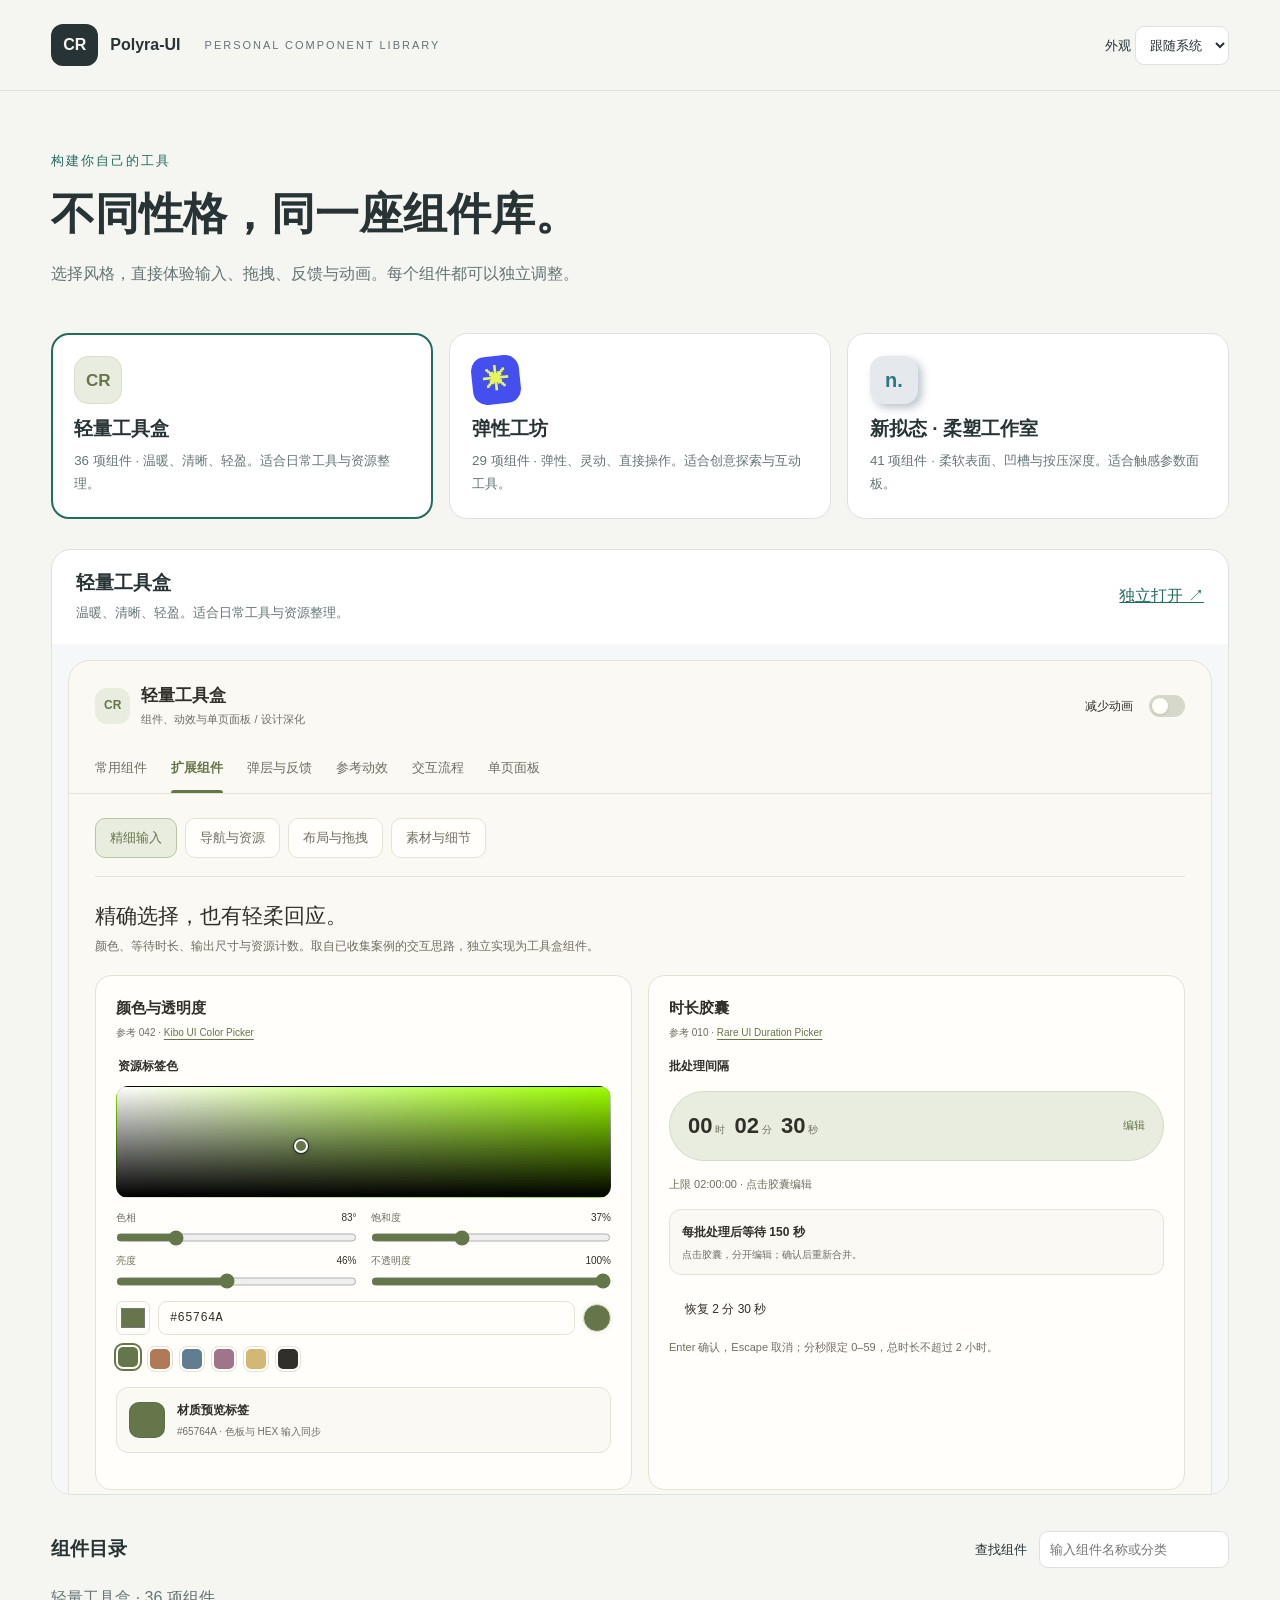
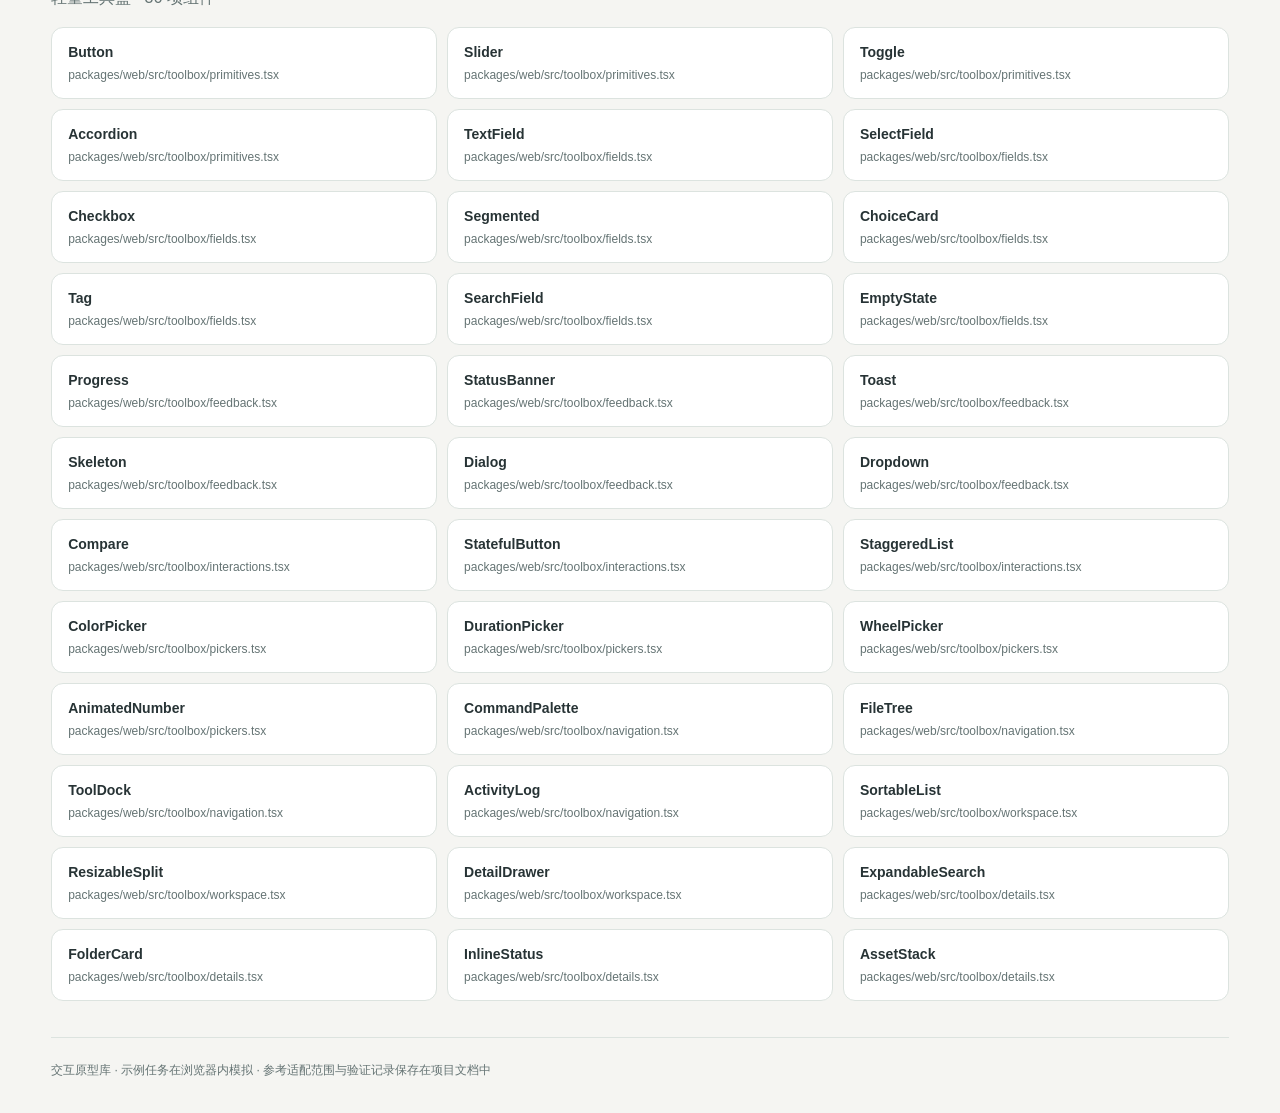
<file: index.html>
<!doctype html>
<html lang="zh-CN"><head><meta charset="utf-8"><meta name="viewport" content="width=device-width,initial-scale=1"><meta name="description" content="Polyra-UI：轻量工具盒、弹性工坊与新拟态交互组件展示厅。"><title>Polyra-UI · 组件展示厅</title><link rel="stylesheet" href="showroom.css"></head>
<body><header><a class="brand" href="#toolbox"><span>CR</span> Polyra-UI</a><span class="edition">PERSONAL COMPONENT LIBRARY</span><label>外观 <select id="theme"><option value="auto">跟随系统</option><option value="light">浅色</option><option value="dark">深色</option></select></label></header>
<main><section class="intro"><p class="eyebrow">构建你自己的工具</p><h1>不同性格，同一座组件库。</h1><p>选择风格，直接体验输入、拖拽、反馈与动画。每个组件都可以独立调整。</p></section>
<nav id="styles" aria-label="选择组件风格"></nav>
<section class="preview"><div class="preview-heading"><div><h2 id="preview-title">组件预览</h2><p id="preview-description"></p></div><a id="full-page" href="toolbox.html" target="_blank" rel="noopener">独立打开 ↗</a></div><iframe id="demo" title="轻量工具盒组件预览" src="toolbox.html"></iframe></section>
<section class="inventory"><div class="inventory-heading"><h2>组件目录</h2><label>查找组件 <input id="search" type="search" placeholder="输入组件名称或分类"></label></div><p id="result-count" role="status"></p><div id="components"></div></section>
<footer>交互原型库 · 示例任务在浏览器内模拟 · 参考适配范围与验证记录保存在项目文档中</footer></main>
<script src="catalog.js"></script><script src="showroom.js"></script></body></html>
</file>
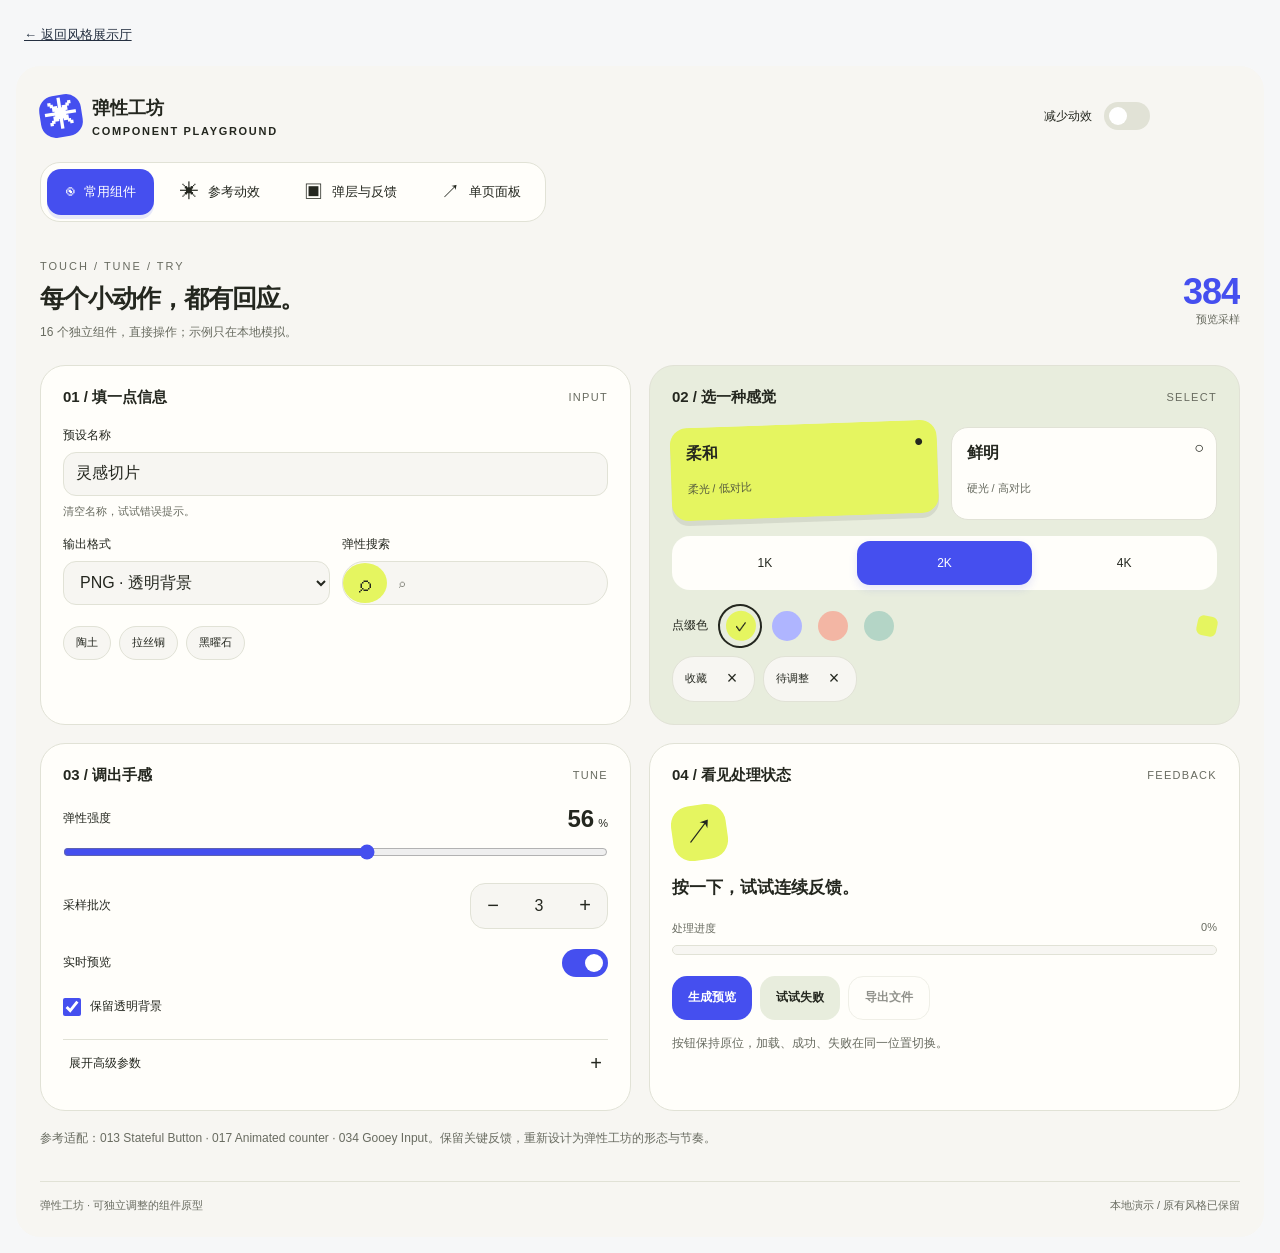
<file: kinetic.html>
<!doctype html><html lang="zh-CN"><head><meta charset="utf-8"><meta name="viewport" content="width=device-width,initial-scale=1"><title>弹性工坊 · ColdRain UI</title><script>if(self!==top)document.documentElement.classList.add('embedded')</script><link rel="stylesheet" href="base.css"><link rel="stylesheet" href="kinetic.css"></head><body><a class="back" target="_top" href="index.html#kinetic">← 返回风格展示厅</a><div id="kinetic-gallery-root"></div><script src="kinetic.js"></script></body></html>
</file>
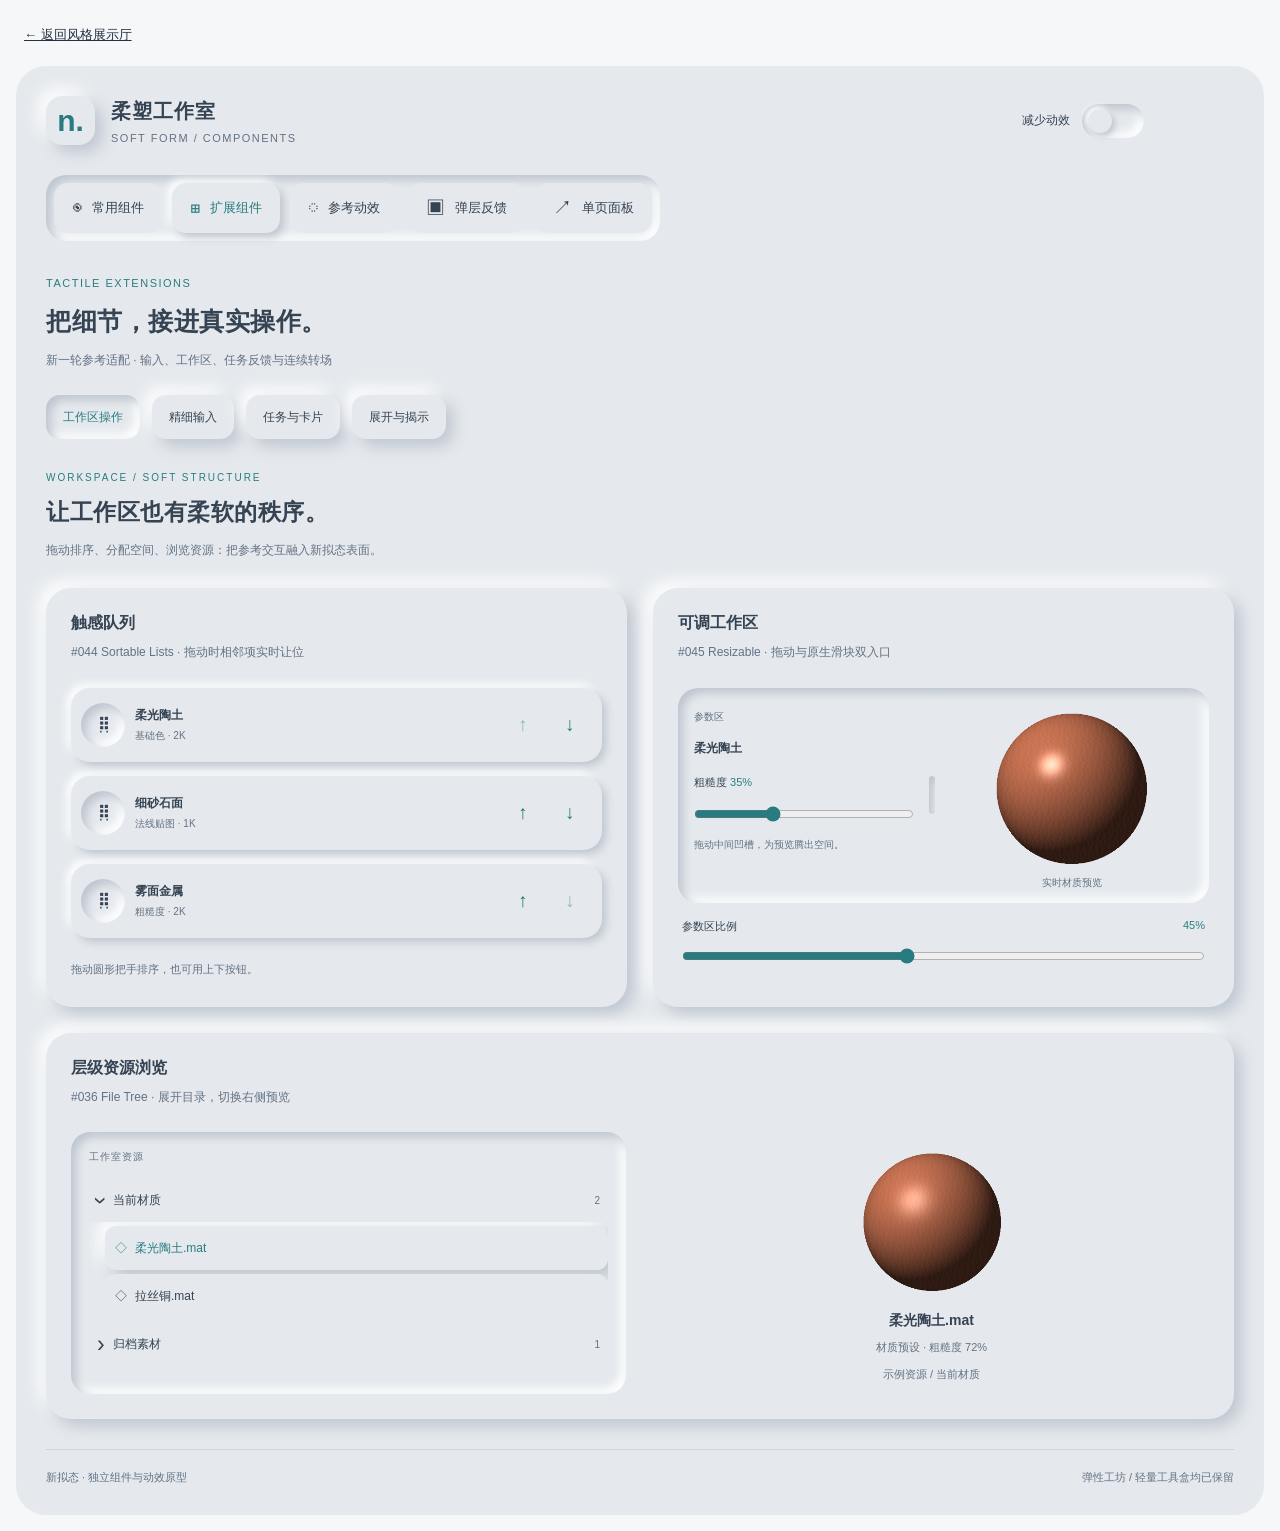
<file: neumorph.html>
<!doctype html><html lang="zh-CN"><head><meta charset="utf-8"><meta name="viewport" content="width=device-width,initial-scale=1"><title>新拟态 · 柔塑工作室 · ColdRain UI</title><script>if(self!==top)document.documentElement.classList.add('embedded')</script><link rel="stylesheet" href="base.css"><link rel="stylesheet" href="neumorph.css"></head><body><a class="back" target="_top" href="index.html#neumorph">← 返回风格展示厅</a><div id="neumorph-gallery-root"></div><script src="neumorph.js"></script></body></html>
</file>
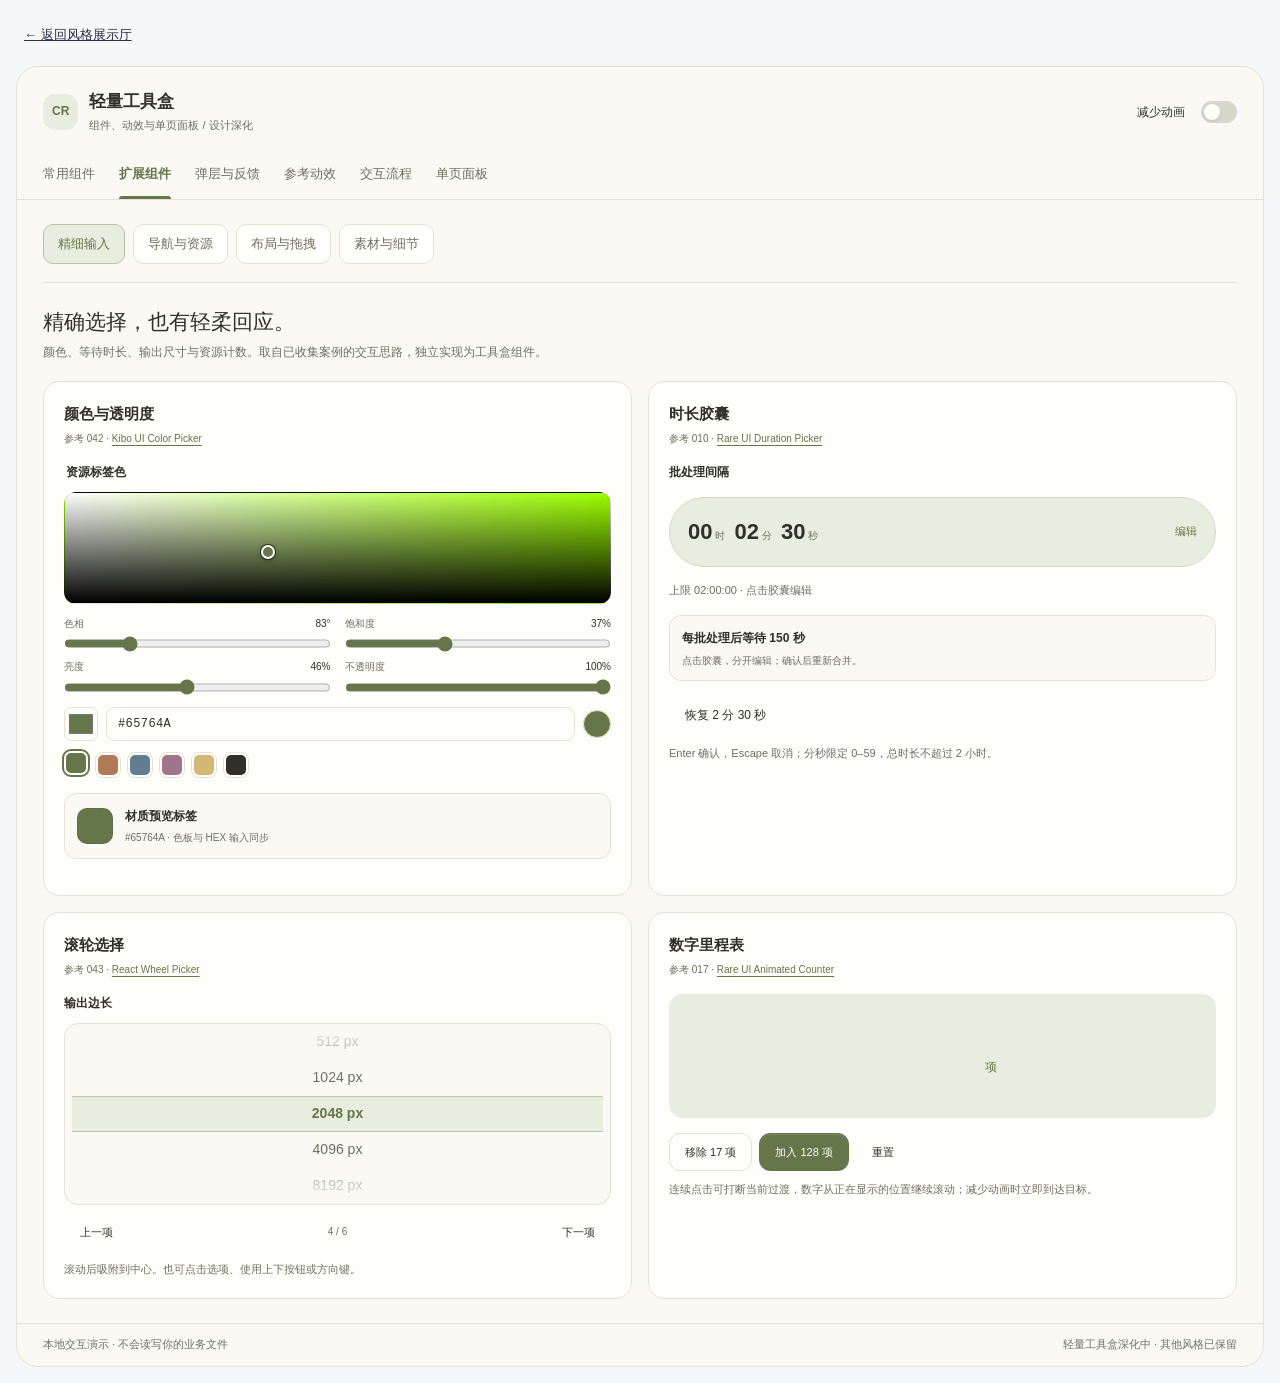
<file: toolbox.html>
<!doctype html><html lang="zh-CN"><head><meta charset="utf-8"><meta name="viewport" content="width=device-width,initial-scale=1"><title>轻量工具盒 · ColdRain UI</title><script>if(self!==top)document.documentElement.classList.add('embedded')</script><link rel="stylesheet" href="base.css"><link rel="stylesheet" href="toolbox.css"></head><body><a class="back" target="_top" href="index.html#toolbox">← 返回风格展示厅</a><div id="coldrain-toolbox-kit"></div><script src="toolbox.js"></script></body></html>
</file>
<file: showroom.css>
:root{color-scheme:light dark;--bg:light-dark(#f5f5f2,#15191e);--panel:light-dark(#ffffff,#20262d);--text:light-dark(#273335,#e8eeed);--muted:light-dark(#657474,#a4b4b3);--line:light-dark(#dce3df,#36423f);--accent:light-dark(#246c5e,#9edbc5)}*{box-sizing:border-box}body{margin:0;background:var(--bg);color:var(--text);font-family:"Segoe UI","Microsoft YaHei",sans-serif}header{display:flex;align-items:center;gap:24px;padding:24px 4vw;border-bottom:1px solid var(--line)}.brand{display:flex;align-items:center;gap:12px;font-weight:650;text-decoration:none;color:inherit}.brand span{padding:12px;background:var(--text);color:var(--bg);border-radius:12px}.edition{font-size:11px;letter-spacing:2px;color:var(--muted);flex:1}header label{font-size:13px}select,input{font:inherit;background:var(--panel);color:var(--text);border:1px solid var(--line);border-radius:9px;padding:10px}main{max-width:1440px;padding:0 4vw;margin:auto}.intro{padding:46px 0 30px}.eyebrow{color:var(--accent);font-size:13px;letter-spacing:2px}h1{font-size:clamp(27px,4vw,44px);font-weight:600;margin:12px 0}p{line-height:1.7;color:var(--muted)}#styles{display:grid;grid-template-columns:repeat(3,1fr);gap:16px;margin-bottom:30px}#styles button{text-align:left;cursor:pointer;padding:22px;border:1px solid var(--line);border-radius:18px;background:var(--panel);color:var(--text);font:inherit;transition:transform .18s}#styles button:hover{transform:translateY(-3px)}#styles button[aria-pressed=true]{border:2px solid var(--accent);padding:21px}#styles strong{display:block;font-size:19px;margin:12px 0 8px}#styles small{display:block;color:var(--muted);line-height:1.7}.swatch{display:grid;place-items:center;width:48px;height:48px;border-radius:14px;font-size:17px;font-weight:700;line-height:1}[data-style=toolbox] .swatch{background:#e9eddf;color:#65764a;border:1px solid #d9dfcb}[data-style=kinetic] .swatch{background:#454fef;color:#e5f560;font-size:26px;transform:rotate(-6deg)}[data-style=neumorph] .swatch{background:light-dark(#e5e9ed,#2d333b);color:light-dark(#287c80,#87d5ce);font-size:20px;box-shadow:4px 4px 9px light-dark(#bec5cf,#1d2229),-4px -4px 9px light-dark(#fff,#3b434d)}.preview{border:1px solid var(--line);border-radius:20px;overflow:hidden;background:var(--panel)}.preview-heading,.inventory-heading{display:flex;align-items:center;justify-content:space-between;gap:20px;padding:20px 24px;flex-wrap:wrap}h2{font-size:19px;margin:0}.preview-heading p{margin:6px 0 0;font-size:13px}.preview-heading a{color:var(--accent);white-space:nowrap}iframe{display:block;width:100%;height:850px;border:0;background:var(--bg)}.inventory{margin:36px 0}.inventory-heading{padding:0}.inventory label{font-size:13px}.inventory input{margin-left:8px}#components{display:grid;grid-template-columns:repeat(3,minmax(0,1fr));gap:10px}.component{padding:16px;border:1px solid var(--line);border-radius:12px;background:var(--panel);overflow-wrap:anywhere}.component strong{display:block;font-size:14px}.component small{display:block;color:var(--muted);margin-top:8px;font-size:12px}footer{padding:24px 0 34px;border-top:1px solid var(--line);color:var(--muted);font-size:12px}:focus-visible{outline:3px solid var(--accent);outline-offset:4px}@media(max-width:700px){header{flex-wrap:wrap;padding:18px}.edition{display:none}header label{margin-left:auto}main{padding:0 16px}.intro{padding:28px 0 20px}#styles{grid-template-columns:1fr;gap:10px}#styles button{padding:16px}#styles button[aria-pressed=true]{padding:15px}#styles button{display:grid;grid-template-columns:auto minmax(0,1fr);column-gap:14px;align-items:center}#styles strong{margin:0 0 4px}.swatch{grid-row:span 2;width:42px;height:42px}.preview-heading{padding:16px}iframe{height:760px}#components{grid-template-columns:1fr}.inventory input{max-width:100%;margin:8px 0 0;width:100%}.inventory label{width:100%}}@media(prefers-reduced-motion:reduce){#styles button{transition:none}#styles button:hover{transform:none}}
</file>
<file: base.css>
:root{color-scheme:light dark}*{box-sizing:border-box}body{margin:0;padding:16px;background:light-dark(#f6f7f8,#171c23);color:light-dark(#253041,#e6edf3);font-family:Inter,"Segoe UI","Microsoft YaHei",sans-serif}button,input,select,textarea{font:inherit}button{cursor:pointer}canvas{max-width:100%}.back{display:inline-block;color:inherit;padding:10px 8px;margin-bottom:12px;font-size:13px}.embedded .back{display:none}.cursor-interaction{cursor:pointer}:focus-visible{outline:2px solid light-dark(#187b83,#8cddd2);outline-offset:3px}a{color:inherit}@media(max-width:600px){body{padding:8px}}
</file>
<file: kinetic.css>
.kw{--kw-bg:light-dark(#f7f6f2,#252621);--kw-paper:light-dark(#fffefa,#30312b);--kw-ink:light-dark(#24271f,#f5f4e9);--kw-muted:light-dark(#686b60,#b9bcae);--kw-line:light-dark(#e1e2d6,#484b40);--kw-stage:light-dark(#e8eddd,#343d2b);--kw-yellow:#e5f560;--kw-blue:#454fef;--kw-spring:cubic-bezier(.22,1.5,.36,1);background:var(--kw-bg);color:var(--kw-ink);font-family:Inter,'Segoe UI','Microsoft YaHei',sans-serif;border-radius:24px;padding:24px;isolation:isolate;color-scheme:light dark}
.kw *{box-sizing:border-box}.kw button,.kw input{font:inherit}.kw button{color:inherit;border:0;background:none;min-height:40px;transition:transform .38s var(--kw-spring),background .2s,box-shadow .2s}.kw button:active:not(:disabled){transform:scale(.95)}.kw button:disabled{opacity:.5}.kw input{accent-color:var(--kw-blue)}.kw h1,.kw h2,.kw p{margin:0}.kw-header{display:flex;justify-content:space-between;align-items:center;gap:16px;margin-bottom:22px;padding-right:90px}.kw-brand{display:flex;align-items:center;gap:10px;font-size:18px;font-weight:700;white-space:nowrap}.kw-mark{display:grid;place-items:center;background:var(--kw-blue);color:white;width:42px;height:42px;border-radius:15px;transform:rotate(-9deg);font-size:32px}.kw-brand small{display:block;font-size:11px;letter-spacing:1.7px;margin-top:5px;font-weight:600}.kw-header-actions{display:flex;align-items:center;gap:18px;font-size:12px}.kw-header-actions>button{border:1px solid var(--kw-line);border-radius:30px;padding:0 15px;white-space:nowrap}.kw-motion{display:flex;align-items:center;gap:5px;white-space:nowrap;min-height:44px}.kw-body{display:grid;grid-template-columns:minmax(0,1.35fr) minmax(300px,1fr);gap:22px}.kw-stage{background:var(--kw-stage);border-radius:26px;position:relative;min-height:570px;overflow:hidden;display:flex;flex-direction:column;padding:24px}.kw-stage-top{display:flex;justify-content:space-between;align-items:center;gap:6px;position:relative;z-index:2}.kw-eyebrow{font-size:11px;letter-spacing:1.4px;font-weight:650}.kw-bookmark{font-size:11px!important;padding:0 10px!important;border-radius:20px;background:var(--kw-paper)!important}.kw-title{margin-top:22px;z-index:1;pointer-events:none}.kw-title h1{font-size:43px;line-height:1.15;font-weight:700;letter-spacing:-2px}.kw-title h1 span{display:inline-block;transform:rotate(-3deg);color:var(--kw-blue)}.kw-title p{font-size:12px;color:var(--kw-muted);margin-top:14px}.kw-orbit{height:255px;position:relative;margin-top:8px;display:grid;place-items:center;flex:1;min-height:250px}.kw-sphere{width:270px;height:270px;z-index:1;animation:kw-pop .7s var(--kw-spring)}.kw-sphere .material{width:100%;height:100%;display:block;transition:transform .65s var(--kw-spring),filter .5s}.kw-orbit.kw-zoom .material{transform:scale(1.18)}.kw-orbit.kw-texture .material{transform:scale(1.4);filter:contrast(1.2)}.kw-orbit.kw-texture.kw-zoom .material{transform:scale(1.6)}.kw-orbit-line{position:absolute;width:95%;height:46%;border:1px solid color-mix(in srgb,var(--kw-ink) 20%,transparent);border-radius:50%;transform:rotate(-23deg)}.kw-sticker{position:absolute;right:-3px;top:18px;background:var(--kw-yellow);color:#25271a;padding:14px 13px;transform:rotate(11deg);font-size:11px;line-height:1.35;font-weight:800;border-radius:50%;z-index:2}.kw-shadow{position:absolute;width:48%;height:18px;bottom:8px;background:#1f291c26;filter:blur(12px);border-radius:50%}.kw-material-caption{display:flex;align-items:center;justify-content:space-between;position:relative;z-index:2;margin:4px 0 19px}.kw-material-caption>span{animation:kw-caption .35s ease-out;font-size:11px;letter-spacing:2px;color:var(--kw-muted)}.kw-material-caption strong{display:block;font-size:19px;letter-spacing:0;margin-top:5px;color:var(--kw-ink)}.kw-material-caption button{border:1px solid var(--kw-line);border-radius:50%;width:42px;height:42px;background:var(--kw-paper);font-size:25px}.kw-dock{display:flex;align-items:center;gap:4px;align-self:center;padding:6px;background:var(--kw-paper);border-radius:22px;box-shadow:0 10px 24px #15220d12;position:relative;z-index:2}.kw-dock button{display:flex;gap:8px;align-items:center;padding:0 13px;border-radius:16px;font-size:12px;min-height:43px}.kw-dock button[aria-pressed=true]{background:var(--kw-blue);color:white}.kw-dock button:hover{transform:translateY(-4px)}.kw-dock button span{font-size:20px}.kw-dock-divider{height:22px;width:1px;background:var(--kw-line);margin:0 3px}.kw-sidebar{display:flex;flex-direction:column;gap:18px;min-width:0}.kw-section-heading{display:flex;align-items:center;justify-content:space-between;margin:4px 0 18px;gap:8px}.kw-section-heading h2{font-size:17px}.kw-section-heading>span{font-size:11px;letter-spacing:1px;color:var(--kw-muted)}.kw-cards{display:grid;grid-template-columns:repeat(3,minmax(0,1fr));gap:8px;padding:4px 0 10px}.kw-card{border:1px solid var(--kw-line)!important;border-radius:18px;padding:12px 8px 14px!important;background:var(--kw-paper)!important;text-align:left;position:relative;transform-origin:50% 85%}.kw-card[aria-pressed=true]{background:var(--kw-yellow)!important;color:#24271f!important;transform:translateY(-6px) rotate(-3deg);box-shadow:0 7px 0 color-mix(in srgb,var(--kw-ink) 12%,transparent);border-color:transparent!important}.kw-card:hover:not([aria-pressed=true]){transform:translateY(-5px) rotate(2deg)}.kw-card-top{font-size:11px;display:flex;justify-content:space-between;gap:4px}.kw-card .material{width:100%;display:block;margin:9px auto 3px;aspect-ratio:1}.kw-card strong{font-size:12px;display:block;text-align:center;white-space:nowrap}.kw-settings{background:var(--kw-paper);border-radius:22px;border:1px solid var(--kw-line)}.kw-settings-heading{width:100%;display:flex;justify-content:space-between;align-items:center;padding:18px 20px!important;font-size:15px!important;font-weight:600!important}.kw-settings-heading>span:last-child{background:var(--kw-bg);border-radius:50%;height:26px;width:26px;display:grid;place-items:center}.kw-settings-collapse{display:grid;grid-template-rows:0fr;transition:grid-template-rows .5s var(--kw-spring)}.kw-settings.is-open .kw-settings-collapse{grid-template-rows:1fr}.kw-settings-collapse>div{overflow:hidden}.kw-sliders{padding:0 20px 20px;animation:kw-caption .35s ease-out}.kw-sliders label{display:block;margin-bottom:18px}.kw-sliders label>span{display:flex;justify-content:space-between;align-items:center;font-size:12px}.kw-sliders output{font-size:24px;font-weight:650;font-variant-numeric:tabular-nums;letter-spacing:-1px}.kw-sliders output small{font-size:11px;margin-left:3px;letter-spacing:0}.kw-sliders input[type=range]{width:100%;height:24px;margin:7px 0 0}.kw-presets{display:flex;gap:6px}.kw-presets button{flex:1;background:var(--kw-bg);border-radius:11px;font-size:11px;min-height:34px}.kw-presets button[aria-pressed=true]{background:var(--kw-blue);color:white}.kw-output{margin-top:auto;padding:4px 0 0}.kw-output h2{font-size:21px;margin:7px 0 16px;letter-spacing:-.7px}.kw-output .kw-eyebrow{color:var(--kw-muted);font-size:11px}.kw-generate{background:var(--kw-blue)!important;color:white!important;border-radius:18px;display:flex;align-items:center;justify-content:space-between;width:100%;min-height:58px!important;padding:0 20px!important;position:relative;overflow:hidden;font-size:15px!important}.kw-generate>span{z-index:1}.kw-generate>span:last-of-type{font-size:28px}.kw-generate>i{background:#ffffff2b;position:absolute;left:0;top:0;height:100%;transition:width .18s linear}.kw-generate:hover{box-shadow:0 7px 0 #454fef33;transform:translateY(-3px)}.kw-result{font-size:11px;line-height:1.6;min-height:30px;margin-top:10px!important;color:var(--kw-muted);overflow-wrap:anywhere}.kw-footer{display:flex;justify-content:space-between;gap:12px;margin-top:20px;color:var(--kw-muted);font-size:11px}.kw-footer>span:first-child{display:flex;align-items:center;gap:7px}.kw-footer i{width:6px;height:6px;background:var(--kw-blue);border-radius:50%}
@keyframes kw-pop{0%{transform:translateY(18px) scale(.78) rotate(-9deg);opacity:.5}65%{transform:translateY(-8px) scale(1.035) rotate(2deg);opacity:1}100%{transform:none;opacity:1}}@keyframes kw-caption{from{opacity:0;transform:translateY(8px)}to{opacity:1;transform:none}}
.kw.kw-still *{animation:none!important;transition:none!important}.kw.kw-still button:hover{transform:none}.kw.kw-still .kw-card[aria-pressed=true]{transform:none}
@media(prefers-reduced-motion:reduce){.kw *{animation:none!important;transition:none!important}}
@media(max-width:760px){.kw{padding:16px}.kw-header{padding-right:0}.kw-body{grid-template-columns:minmax(0,1.1fr) minmax(270px,1fr);gap:14px}.kw-header-actions{gap:8px}.kw-stage{padding:18px}.kw-title h1{font-size:35px}.kw-sphere{width:230px;height:230px}.kw-stage-top{flex-wrap:wrap}.kw-sticker{right:-10px;top:8px}.kw-dock button{padding:0 9px}.kw-footer{font-size:11px}}
@media(max-width:620px){.kw-body{grid-template-columns:1fr}.kw-header{flex-wrap:wrap}.kw-header-actions{width:100%;justify-content:space-between}.kw-stage{min-height:520px}.kw-title{margin-top:16px}.kw-title h1{font-size:38px}.kw-orbit{min-height:250px;margin-top:8px}.kw-sticker{right:4px;top:20px}.kw-sphere{width:240px;height:240px}.kw-sidebar{gap:16px}.kw-cards{gap:12px}.kw-card .material{max-width:100px}.kw-output{padding-top:4px}.kw-footer{flex-wrap:wrap}.kw-stage-top .kw-eyebrow{font-size:11px}.kw-sliders input[type=range]{height:32px}}
@media(pointer:coarse){.kw button{min-height:44px}.kw-presets button{min-height:44px}.kw-motion{padding:4px 0}.kw input[type=range]{min-height:44px}}

.kw-orbit{overflow:hidden;border-radius:22px}.kw-card .material{max-width:120px}


.kw .kc-demo{padding:6px 0}.kw .kc-intro{display:flex;align-items:center;justify-content:space-between;gap:20px;margin:2px 0 22px}.kw .kc-intro>div>span{font-size:11px;letter-spacing:2px;color:var(--kw-muted)}.kw .kc-intro h2{font-size:25px;letter-spacing:-1px;margin:8px 0}.kw .kc-intro p,.kw .kc-note,.kw .kc-footnote{font-size:12px;line-height:1.65;color:var(--kw-muted)}.kw .kc-grid{display:grid;grid-template-columns:1fr 1fr;gap:18px}.kw .kc-panel{min-width:0;padding:22px;background:var(--kw-paper);border:1px solid var(--kw-line);border-radius:25px}.kw .kc-panel-tint{background:var(--kw-stage)}.kw .kc-panel-title{display:flex;align-items:center;justify-content:space-between;gap:10px;margin-bottom:20px}.kw .kc-panel-title h3{font-size:15px;margin:0}.kw .kc-panel-title>span{font-size:11px;letter-spacing:1.3px;color:var(--kw-muted)}.kw .kc-field{display:grid;gap:8px;font-size:12px;margin-bottom:16px;min-width:0}.kw .kc-field input,.kw .kc-field select{width:100%;min-width:0;background:var(--kw-bg);border:1px solid var(--kw-line);border-radius:13px;min-height:44px;padding:10px 12px;color:var(--kw-ink);font:inherit;transition:border-color .2s,box-shadow .2s}.kw .kc-field input:focus,.kw .kc-field select:focus{outline:2px solid var(--kw-blue);outline-offset:2px}.kw .kc-field small{font-size:11px;color:var(--kw-muted);min-height:16px}.kw .kc-invalid input{border-color:#c65c43;animation:kc-shake .32s ease-out}.kw .kc-invalid small{color:light-dark(#9a3b28,#ffbba9)}.kw .kc-split{display:grid;grid-template-columns:1fr 1fr;gap:12px}.kw .kc-search-area{font-size:12px;min-width:0}.kw .kc-search-area>span{display:block;margin-bottom:8px}.kw .kc-search{display:flex;align-items:center;position:relative;isolation:isolate;min-height:44px;border-radius:25px;background:var(--kw-bg);border:1px solid var(--kw-line);max-width:100%;transition:border-radius .5s var(--kw-spring),background .3s}.kw .kc-search button{width:44px;flex-shrink:0;border-radius:50%;font-size:24px;background:var(--kw-yellow);color:#24271f;z-index:1}.kw .kc-search input{width:100%;min-width:0;padding:11px 6px;background:transparent;border:0;border-radius:22px;color:var(--kw-ink);font-size:12px;opacity:0;transition:opacity .2s,transform .4s var(--kw-spring);transform:translateX(-12px)}.kw .kc-search input:focus{outline:2px solid var(--kw-blue);outline-offset:-2px}.kw .kc-search.is-open{border-radius:14px}.kw .kc-search.is-open input{opacity:1;transform:none}.kw .kc-search>span{position:absolute;left:56px;pointer-events:none;color:var(--kw-muted)}.kw .kc-search.is-open>span{display:none}.kw .kc-results,.kw .kc-tags{display:flex;flex-wrap:wrap;gap:8px;min-height:44px;align-items:center}.kw .kc-tag{display:inline-flex;align-items:center;gap:3px;padding:0 12px;border-radius:22px;min-height:34px;background:var(--kw-bg);font-size:11px;border:1px solid var(--kw-line);animation:kc-in .4s var(--kw-spring)}.kw .kc-tag:has(button){padding-right:0}.kw .kc-tag button{width:44px;min-height:44px;border-radius:50%;font-size:18px}.kw .kc-choice-row{display:grid;grid-template-columns:1fr 1fr;gap:12px;margin-bottom:16px}.kw button.kc-choice{position:relative;display:grid;text-align:left;border:1px solid var(--kw-line);border-radius:17px;background:var(--kw-paper);padding:15px;min-height:93px;transform-origin:50% 85%}.kw .kc-choice>span{position:absolute;right:12px;top:11px}.kw .kc-choice strong{font-size:16px}.kw .kc-choice small{margin-top:9px;font-size:11px;color:var(--kw-muted)}.kw .kc-choice[aria-pressed=true]{background:var(--kw-yellow);color:#24271f;border-color:transparent;transform:translateY(-3px) rotate(-2deg);box-shadow:0 5px 0 #24271f18}.kw .kc-choice[aria-pressed=true] small{color:#555b3d}.kw .kc-choice:hover:not([aria-pressed=true]){transform:translateY(-3px) rotate(1deg)}.kw .kc-segment{display:flex;padding:5px;gap:4px;border-radius:18px;background:var(--kw-paper);margin-bottom:14px}.kw .kc-segment button{flex:1;min-width:0;border-radius:13px;font-size:12px;min-height:44px;position:relative}.kw .kc-segment button[aria-pressed=true]{background:var(--kw-blue);color:white;animation:kc-select .4s var(--kw-spring);box-shadow:0 4px 8px #454fef24}.kw .kc-color-row{display:flex;align-items:center;gap:10px;font-size:12px;flex-wrap:wrap;margin-bottom:8px}.kw .kc-swatches{display:flex;gap:2px}.kw .kc-swatches button{display:grid;place-items:center;width:44px;height:44px;border-radius:50%;border:2px solid transparent}.kw .kc-swatches button[aria-pressed=true]{border-color:var(--kw-ink);transform:rotate(-9deg)}.kw .kc-swatches button>span{display:grid;place-items:center;width:30px;height:30px;border-radius:50%;background:var(--kc-swatch);color:#24271f;font-weight:700}.kw .kc-color-sample{width:20px;height:20px;border-radius:6px;margin-left:auto;transition:background .25s,transform .45s var(--kw-spring);transform:rotate(12deg)}.kw .kc-slider{display:block;margin-bottom:16px;font-size:12px}.kw .kc-slider>span{display:flex;align-items:center;justify-content:space-between}.kw .kc-slider output{font-size:24px;font-weight:700;font-variant-numeric:tabular-nums}.kw .kc-slider output small{font-size:11px;margin-left:4px;font-weight:400}.kw .kc-slider input{display:block;width:100%;height:30px;margin:4px 0 0;accent-color:var(--kw-blue)}.kw .kc-stepper{display:flex;align-items:center;justify-content:space-between;gap:12px;font-size:12px;margin-bottom:12px}.kw .kc-stepper>div{display:flex;border:1px solid var(--kw-line);border-radius:15px;background:var(--kw-bg);overflow:hidden}.kw .kc-stepper button{width:44px;min-height:44px;font-size:20px}.kw .kc-stepper input{width:48px;border:0;background:transparent;color:var(--kw-ink);text-align:center;font:inherit;appearance:textfield}.kw .kc-stepper input::-webkit-inner-spin-button{appearance:none}.kw .kc-toggle{display:flex;align-items:center;justify-content:space-between;gap:12px;position:relative;min-height:44px;font-size:12px}.kw .kc-toggle input{appearance:none;width:46px;height:28px;background:var(--kw-line);border-radius:20px;margin:0;transition:background .2s}.kw .kc-toggle input:checked{background:var(--kw-blue)}.kw .kc-toggle i{position:absolute;right:23px;width:18px;height:18px;background:white;border-radius:50%;pointer-events:none;transition:transform .4s var(--kw-spring)}.kw .kc-toggle input:checked+i{transform:translateX(18px)}.kw .kc-toggle input:disabled,.kw .kc-check:has(:disabled){opacity:.5}.kw .kc-check{display:flex;align-items:center;gap:9px;min-height:44px;font-size:12px;cursor:pointer}.kw .kc-check input{width:18px;height:18px;margin:0}.kw .kc-accordion{margin-top:10px;border-top:1px solid var(--kw-line)}.kw .kc-accordion>button{display:flex;justify-content:space-between;align-items:center;min-height:48px;width:100%;font-size:12px;text-align:left}.kw .kc-accordion>button span{font-size:20px;transition:transform .4s var(--kw-spring)}.kw .kc-accordion.is-open>button span{transform:rotate(45deg)}.kw .kc-accordion-grid{display:grid;grid-template-rows:0fr;transition:grid-template-rows .45s var(--kw-spring)}.kw .kc-accordion.is-open .kc-accordion-grid{grid-template-rows:1fr}.kw .kc-accordion-grid>div{overflow:hidden}.kw .kc-accordion-content{padding:8px 0 4px}.kw button.kc-button{min-height:44px;border-radius:15px;padding:0 16px;font-size:12px;font-weight:600}.kw button.kc-primary{background:var(--kw-blue);color:white}.kw button.kc-soft{background:var(--kw-stage)}.kw button.kc-plain{border:1px solid var(--kw-line)}.kw .kc-button-content{display:flex;align-items:center;justify-content:center;gap:8px;animation:kc-in .32s var(--kw-spring)}.kw .kc-button:not(:disabled):hover{transform:translateY(-3px);box-shadow:0 5px 0 #454fef1f}.kw button.kc-state-success{background:#dff1b5;color:#284321}.kw button.kc-state-error{background:#f7d7cf;color:#773e31}.kw .kc-spinner{width:13px;height:13px;border:2px solid #ffffff60;border-top-color:white;border-radius:50%;animation:kc-spin .7s linear infinite}.kw .kc-task-panel{position:relative;overflow:hidden}.kw .kc-task-sticker{margin:0 0 16px;width:55px;height:55px;display:grid;place-items:center;font-size:32px;border-radius:19px;background:var(--kw-yellow);color:#24271f;transform:rotate(-8deg)}.kw .kc-task-panel h4{font-size:17px;margin:0 0 22px}.kw .kc-progress{margin:0 0 21px;font-size:11px}.kw .kc-progress>div:first-child{display:flex;justify-content:space-between;gap:10px;margin-bottom:9px;color:var(--kw-muted)}.kw .kc-progress [role=progressbar]{height:10px;background:var(--kw-bg);border:1px solid var(--kw-line);border-radius:10px;overflow:hidden}.kw .kc-progress i{display:block;height:100%;border-radius:8px;background:var(--kw-blue);transition:width .2s linear}.kw .kc-progress.is-error i{background:#be6650}.kw .kc-actions{display:flex;flex-wrap:wrap;gap:8px;margin-bottom:14px}.kw .kc-counter{display:grid;justify-items:end;flex-shrink:0}.kw .kc-counter>span{font-size:36px;font-weight:700;letter-spacing:-2px;font-variant-numeric:tabular-nums;animation:kc-count .38s var(--kw-spring);color:var(--kw-blue)}.kw .kc-counter small{font-size:11px;color:var(--kw-muted)}.kw .kc-empty{display:grid;justify-items:center;gap:8px;padding:14px;width:100%;font-size:12px}.kw .kc-empty>span{font-size:30px;color:var(--kw-blue)}.kw .kc-empty p{color:var(--kw-muted);font-size:11px;text-align:center}.kw .kc-footnote{margin-top:18px}.kw :where(.kc-demo button,.kc-demo input,.kc-demo select):focus-visible{outline:2px solid var(--kw-blue);outline-offset:3px}.kw .kc-demo button:disabled{cursor:not-allowed}.kw .kc-demo input:disabled,.kw .kc-demo select:disabled{opacity:.5;cursor:not-allowed}
@keyframes kc-in{from{transform:translateY(7px) scale(.94);opacity:0}to{transform:none;opacity:1}}@keyframes kc-select{0%{transform:scale(.92)}65%{transform:scale(1.05)}100%{transform:none}}@keyframes kc-count{from{transform:translateY(10px);opacity:.3}to{transform:none;opacity:1}}@keyframes kc-shake{0%,100%{transform:translateX(0)}30%{transform:translateX(-3px)}70%{transform:translateX(3px)}}@keyframes kc-spin{to{transform:rotate(360deg)}}
.kw.kw-still .kc-demo *{animation:none!important;transition:none!important}.kw.kw-still .kc-choice[aria-pressed=true],.kw.kw-still .kc-swatches button[aria-pressed=true]{transform:none}
@media(prefers-reduced-motion:reduce){.kw .kc-demo *{animation:none!important;transition:none!important}.kw .kc-choice[aria-pressed=true],.kw .kc-swatches button[aria-pressed=true]{transform:none}}
@media(max-width:700px){.kw .kc-grid{grid-template-columns:1fr}.kw .kc-intro h2{font-size:22px}.kw .kc-panel{padding:18px}.kw .kc-intro{align-items:flex-start}.kw .kc-counter>span{font-size:30px}}
@media(max-width:390px){.kw .kc-split{grid-template-columns:1fr}.kw .kc-intro{flex-wrap:wrap}.kw .kc-counter{justify-items:start}.kw .kc-color-row{gap:5px}}
@media(pointer:coarse){.kw .kc-slider input{height:44px}.kw .kc-demo button{min-height:44px}}
.kw .kc-counter>.kc-digits{display:flex;animation:none;letter-spacing:-1px}.kw .kc-digit{display:block;height:1.1em;overflow:hidden;font-style:normal}.kw .kc-digit b,.kw .kc-digit em{display:block;font-style:normal;font-weight:inherit;line-height:1.1em;height:1.1em}.kw .kc-digit.is-rolling b{height:2.2em;transform:translateY(-50%);animation:kc-roll-up .45s var(--kw-spring)}.kw .kc-digit.is-rolling.is-down b{transform:translateY(0);animation:kc-roll-down .45s var(--kw-spring)}@keyframes kc-roll-up{from{transform:translateY(0)}to{transform:translateY(-50%)}}@keyframes kc-roll-down{from{transform:translateY(-50%)}to{transform:translateY(0)}}

.kw .kc-field input,.kw .kc-field select,.kw .kc-search input,.kw .kc-stepper input{font-size:16px}


.kw .km-intro{padding:10px 0 26px}.kw .km-intro h2{font-size:30px;letter-spacing:-1px;margin:10px 0}.kw .km-intro p,.kw .km-example header p{font-size:12px;line-height:1.7;color:var(--kw-muted)}.kw .km-kicker,.kw .km-example header>small{font-size:11px;letter-spacing:1.4px;color:var(--kw-muted)}.kw .km-examples{display:grid;grid-template-columns:repeat(2,minmax(0,1fr));gap:18px}.kw .km-example{min-width:0;border:1px solid var(--kw-line);border-radius:24px;background:var(--kw-paper);padding:20px;overflow:hidden}.kw .km-example h3{font-size:17px;margin:8px 0}.kw .km-example footer{font-size:11px;color:var(--kw-muted);line-height:1.5;border-top:1px solid var(--kw-line);padding-top:12px;margin-top:12px}.kw .km-playground{min-height:265px;display:grid;align-items:center;padding:14px 0}.kw .km-playground>div{min-width:0}.kw .km-note{font-size:11px;color:var(--kw-muted);line-height:1.6;margin:12px 0 0}.kw .km-action{background:var(--kw-bg);border-radius:12px;padding:8px 14px;font-size:12px;margin-top:12px}.kw .km-demo button:focus-visible{outline:3px solid var(--kw-blue);outline-offset:4px}.kw .km-nav{display:flex;gap:0;align-items:center;background:var(--kw-stage);border-radius:20px;padding:5px;margin:35px 0 20px}.kw .km-nav button{flex:1;min-width:0;border-radius:17px;padding:10px 4px;display:flex;gap:8px;justify-content:center;align-items:center;font-size:12px;transition:transform .55s var(--kw-spring),margin .55s var(--kw-spring),background .2s}.kw .km-nav button span{font-size:20px}.kw .km-nav button[aria-pressed=true]{background:var(--kw-blue);color:white;transform:translateY(-17px) rotate(-3deg);margin:0 8px;box-shadow:0 8px 0 #454fef1c}.kw .km-reveal{height:205px;border-radius:18px;overflow:hidden;position:relative;background:var(--kw-stage)}.kw .km-reveal-art{position:absolute;inset:0;background:#e5f560;color:#262c22;padding:22px}.kw .km-reveal-art i{position:absolute;width:150px;height:150px;background:#454fef;border-radius:45px;right:-20px;bottom:-24px;transform:rotate(24deg);box-shadow:-48px -20px 0 #b2c0e8}.kw .km-reveal-art b{position:relative;font-size:27px;line-height:1;letter-spacing:-1px}.kw .km-grid-cells{position:absolute;inset:0;display:grid;gap:3px;transition:opacity .5s}.kw .km-grid-cells span{background:color-mix(in srgb,var(--kw-stage) 94%,var(--kw-blue));border:1px solid var(--kw-paper);animation:km-cell .45s ease both}.kw .km-reveal-1 .km-grid-cells span{background:color-mix(in srgb,var(--kw-stage) 78%,transparent)}.kw .km-reveal-2 .km-grid-cells span{background:color-mix(in srgb,var(--kw-stage) 48%,transparent)}.kw .km-reveal-3 .km-grid-cells{opacity:0}.kw .km-progress-pill{position:absolute;bottom:12px;left:12px;padding:6px 10px;border-radius:20px;background:var(--kw-paper);font-size:11px}.kw .km-perspective{perspective:700px;padding:10px}.kw .km-tilt{display:flex;flex-direction:column;gap:12px;text-align:left;width:100%;min-height:225px;background:var(--kw-stage);border:1px solid var(--kw-line);border-radius:24px;padding:24px;transform-style:preserve-3d;transform:rotateX(var(--km-rx)) rotateY(var(--km-ry));transition:transform .18s ease-out;position:relative}.kw .km-tilt small{font-size:11px;letter-spacing:1.4px;transform:translateZ(15px)}.kw .km-tilt strong{font-size:24px;line-height:1.25;transform:translateZ(30px);margin-top:14px}.kw .km-tilt>span:last-child{font-size:11px;transform:translateZ(20px)}.kw .km-tilt .km-tilt-shape{position:absolute;right:22px;top:30px;color:var(--kw-blue);font-size:85px;transform:translateZ(55px)}.kw .km-magnetic-zone{text-align:center;min-height:230px;display:flex;flex-direction:column;justify-content:center;align-items:center}.kw .km-magnetic{background:var(--kw-blue);color:white;border-radius:25px;padding:18px 24px;display:flex;align-items:center;gap:16px;transform:translate(var(--km-x),var(--km-y));transition:transform .55s var(--kw-spring);box-shadow:0 9px 0 #454fef20}.kw .km-magnetic>span{font-size:30px;transform:translate(calc(var(--km-x)*-.3),calc(var(--km-y)*-.3));transition:transform .4s}.kw .km-magnetic-zone>.km-note{margin-top:30px}.kw .km-stack{height:220px;position:relative;max-width:330px;width:100%;margin:20px auto 10px}.kw .km-stack-front,.kw .km-stack-back{position:absolute;inset:10px 15px 10px;border-radius:23px}.kw .km-stack-back-one{background:var(--kw-stage);transform:rotate(-9deg);border:1px solid var(--kw-line)}.kw .km-stack-back-two{background:#b9c4eb;transform:rotate(7deg)}.kw .km-stack-front{display:flex;flex-direction:column;align-items:flex-start;justify-content:space-between;padding:18px 22px;touch-action:pan-y;user-select:none;transition:transform .5s var(--kw-spring),background .3s;cursor:grab;box-shadow:0 10px 20px #1f201210}.kw .km-stack-front.is-dragging{transition:none;cursor:grabbing}.kw .km-stack-tone-0{background:#e5f560;color:#282b20}.kw .km-stack-tone-1{background:#454fef;color:white}.kw .km-stack-tone-2{background:#edb095;color:#38291d}.kw .km-stack-front>span{align-self:center;font-size:62px;line-height:1}.kw .km-stack-front strong{font-size:20px}.kw .km-stack-front small{font-size:11px}.kw .km-stack-controls{display:flex;align-items:center;justify-content:space-between;gap:10px}.kw .km-task{text-align:center}.kw .km-task-orb{width:62px;height:62px;border-radius:21px;display:grid;place-items:center;background:var(--kw-stage);font-size:40px;margin:5px auto 16px;color:var(--kw-blue);transition:background .35s,border-radius .5s var(--kw-spring),transform .5s var(--kw-spring)}.kw .km-task-phase-0{transform:rotate(-12deg);border-radius:50%}.kw .km-task-phase-1{transform:rotate(90deg);background:var(--kw-yellow);border-radius:14px}.kw .km-task-phase-2{transform:rotate(180deg);background:#b9c4eb;border-radius:30px 10px}.kw .km-task-phase-3{background:var(--kw-yellow);animation:km-success .5s var(--kw-spring)}.kw .km-task-phase-4{background:#f1b7ab;color:#641f18}.kw .km-task strong{font-size:16px}.kw .km-task-button{display:flex;justify-content:space-between;gap:20px;align-items:center;background:var(--kw-blue);color:white;width:100%;padding:12px 18px;border-radius:16px;margin-top:16px;font-size:13px}.kw .km-task-button.is-busy{border-radius:30px;background:var(--kw-stage);color:var(--kw-ink)}.kw .km-check{display:flex;align-items:center;justify-content:center;gap:6px;margin-top:12px;font-size:11px;min-height:30px}.kw .km-focus-grid{display:grid;grid-template-columns:repeat(3,minmax(0,1fr));gap:8px}.kw .km-focus-card{min-height:190px;display:flex;flex-direction:column;align-items:center;justify-content:center;gap:15px;border-radius:22px;transition:transform .45s var(--kw-spring),filter .35s,opacity .35s}.kw .km-focus-card>span{font-size:45px}.kw .km-focus-card strong{font-size:14px}.kw .km-focus-card small{font-size:11px}.kw .km-focus-0{background:var(--kw-yellow);color:#282b20}.kw .km-focus-1{background:#454fef;color:white}.kw .km-focus-2{background:var(--kw-stage)}.kw .km-focus-grid.has-focus .km-focus-card:not(.is-focused){filter:blur(1px);opacity:.65;transform:scale(.93)}.kw .km-focus-card.is-focused{transform:translateY(-7px) rotate(-2deg)}
@keyframes km-cell{from{transform:scale(.7);opacity:.25}to{transform:scale(1);opacity:1}}@keyframes km-success{from{transform:scale(.65) rotate(-18deg)}to{transform:scale(1)}}
.kw.kw-still .km-tilt,.kw.kw-still .km-magnetic,.kw.kw-still .km-magnetic>span{transform:none!important}.kw.kw-still .km-focus-card{filter:none!important}
@media(prefers-reduced-motion:reduce){.kw .km-tilt,.kw .km-magnetic,.kw .km-magnetic>span{transform:none!important}.kw .km-focus-card{filter:none!important}.kw .km-nav button[aria-pressed=true]{transform:none!important}}
@media(max-width:650px){.kw .km-examples{grid-template-columns:1fr}.kw .km-example{padding:16px}.kw .km-intro h2{font-size:25px}.kw .km-focus-card{min-height:175px}.kw .km-nav button{gap:5px}.kw .km-stack{width:calc(100% - 16px);margin:20px auto 10px}}
@media(pointer:coarse){.kw .km-demo button,.kw .km-check{min-height:44px}.kw .km-stack-front{min-height:190px}}
.kw .km-counter{text-align:center}.kw .km-counter-digits{display:flex;justify-content:center;gap:8px;margin:22px 0 15px}.kw .km-counter-digits>span{width:68px;height:85px;overflow:hidden;border-radius:18px;background:var(--kw-stage);display:grid;place-items:center}.kw .km-counter-digits b{display:block;font-size:62px;font-variant-numeric:tabular-nums;line-height:1.2;animation:km-digit .45s var(--kw-spring)}.kw .km-counter-digits.is-down b{animation-name:km-digit-down}.kw .km-counter-controls{display:flex;justify-content:center;gap:8px}@keyframes km-digit{from{transform:translateY(100%);opacity:.3}to{transform:none;opacity:1}}@keyframes km-digit-down{from{transform:translateY(-100%);opacity:.3}to{transform:none;opacity:1}}


.kw.kw-still .km-nav button[aria-pressed=true]{transform:none!important}

.kw .ko-grid{display:grid;grid-template-columns:repeat(2,minmax(0,1fr));gap:20px}.kw .ko-demo-card{border:1px solid var(--kw-line);background:var(--kw-paper);border-radius:24px;padding:24px;min-width:0}.kw .ko-demo-card h2{font-size:24px;letter-spacing:-1px;margin:14px 0 10px}.kw .ko-demo-card>p{font-size:13px;color:var(--kw-muted);line-height:1.7}.kw .ko-actions{display:flex;flex-wrap:wrap;gap:10px;align-items:center}.kw .ko-button{min-height:44px;padding:10px 16px;background:var(--kw-bg);border:1px solid var(--kw-line);border-radius:14px;font-size:13px;white-space:normal}.kw .ko-primary{background:var(--kw-blue);color:#fff;border-color:transparent}.kw .ko-button:hover{transform:translateY(-3px);box-shadow:0 5px 0 color-mix(in srgb,var(--kw-ink) 10%,transparent)}.kw .ko-preview-tag{display:grid;grid-template-columns:48px 1fr;align-items:center;gap:5px 12px;background:var(--kw-stage);padding:20px;border-radius:18px;margin:24px 0}.kw .ko-preview-tag>span{grid-row:span 2;font-size:36px;color:var(--kw-blue)}.kw .ko-preview-tag b{font-size:16px;overflow-wrap:anywhere}.kw .ko-preview-tag small{font-size:12px;color:var(--kw-muted)}.kw .ko-toast-slot{min-height:96px;padding-top:20px}.kw .ko-toast{display:flex;flex-wrap:wrap;align-items:center;gap:10px;background:var(--kw-yellow);color:#24271f;border-radius:16px;padding:12px;box-shadow:0 5px 0 #24271f16;animation:ko-toast-in .55s var(--kw-spring);font-size:13px}.kw .ko-toast-check{width:26px;height:26px;border-radius:50%;display:grid;place-items:center;background:#24271f;color:var(--kw-yellow)}.kw .ko-toast>span[role]{flex:1;min-width:100px}.kw .ko-toast button{border-radius:9px;min-height:40px;padding:0 8px;background:#24271f0d}.kw .ko-dropdown{position:relative}.kw .ko-menu{position:absolute;z-index:5;top:calc(100% + 8px);right:0;min-width:210px;max-width:calc(100vw - 64px);padding:6px;background:var(--kw-paper);border:1px solid var(--kw-line);border-radius:18px;box-shadow:0 16px 40px #0002;animation:ko-menu-in .3s var(--kw-spring);transform-origin:85% 0}.kw .ko-menu button{width:100%;display:flex;align-items:center;justify-content:space-between;gap:16px;text-align:left;min-height:44px;padding:10px;border-radius:12px;font-size:13px}.kw .ko-menu button:hover:not(:disabled),.kw .ko-menu button:focus-visible{background:var(--kw-stage)}.kw .ko-menu small{font-size:11px;color:var(--kw-muted)}.kw .ko-command-preview{display:flex;align-items:center;justify-content:space-between;gap:14px;padding:23px 20px;background:var(--kw-bg);border:1px solid var(--kw-line);border-radius:18px;margin:24px 0;color:var(--kw-muted)}.kw .ko-command-preview>span{font-size:24px}.kw .ko-command-preview b{font-size:14px;flex:1}.kw .ko-selection{margin-top:20px;min-height:40px;overflow-wrap:anywhere}.kw .ko-reference{display:flex;flex-wrap:wrap;gap:8px;font-size:11px;color:var(--kw-muted);margin-top:16px}.kw .ko-reference a{color:var(--kw-muted);text-underline-offset:3px}.kw .ko-dialog{color:var(--kw-ink);background:var(--kw-paper);border:1px solid var(--kw-line);padding:0;border-radius:26px;width:min(490px,calc(100% - 32px));max-height:calc(100% - 32px);box-shadow:0 25px 100px #0003;font-family:inherit;overflow:auto}.kw .ko-dialog[open]{animation:ko-dialog-in .45s var(--kw-spring)}.kw .ko-dialog::backdrop{background:#151b285c;backdrop-filter:blur(5px)}.kw .ko-dialog>header{display:flex;align-items:center;justify-content:space-between;padding:18px 22px 0;gap:10px}.kw .ko-dialog>header h2{font-size:20px;letter-spacing:-.5px;margin:0}.kw .ko-close{width:44px;min-height:44px;background:var(--kw-bg);border-radius:50%;font-size:26px;flex-shrink:0}.kw .ko-dialog-body{padding:22px}.kw .ko-dialog>footer{display:flex;gap:10px;justify-content:flex-end;padding:0 22px 22px}.kw .ko-dialog.ko-exit{animation:ko-dialog-out .18s ease-in both;pointer-events:none}.kw .ko-field{display:block;font-size:13px;font-weight:600}.kw .ko-field input,.kw .ko-search,.kw .ko-drawer-details input{display:block;box-sizing:border-box;width:100%;min-height:46px;border:1px solid var(--kw-line);background:var(--kw-bg);color:var(--kw-ink);border-radius:12px;padding:10px 12px;font:inherit;font-size:16px;margin-top:10px}.kw .ko-field input[aria-invalid=true]{border-color:#bd3b36}.kw .ko-note{font-size:12px;color:var(--kw-muted);line-height:1.6;margin-top:16px}.kw .ko-error{color:light-dark(#a72e27,#ff9d91);font-size:13px;margin-top:10px}.kw .ko-search{margin:0}.kw .ko-command-list{display:grid;gap:5px;margin-top:16px}.kw .ko-command-list button{display:flex;align-items:center;justify-content:space-between;gap:10px;min-height:46px;padding:12px;border-radius:12px;font-size:14px;text-align:left}.kw .ko-command-list button:focus-visible,.kw .ko-command-list button:hover:not(:disabled){background:var(--kw-stage)}.kw .ko-command-list small{font-size:11px;white-space:nowrap;color:var(--kw-muted)}.kw .ko-keyhint{font-size:11px;color:var(--kw-muted);padding-top:18px;border-top:1px solid var(--kw-line);margin-top:16px}.kw .ko-back{font-size:12px;color:var(--kw-muted);padding:0 0 10px}.kw .ko-empty{padding:24px 10px;font-size:13px;color:var(--kw-muted)}.kw .ko-drawer{margin-bottom:16px}.kw .ko-drawer[open]{animation:ko-drawer-in .5s var(--kw-spring)}.kw .ko-drag-handle{width:100%;display:flex;align-items:center;flex-direction:column;gap:8px;touch-action:none;cursor:ns-resize;min-height:48px;color:var(--kw-muted);font-size:11px}.kw .ko-drag-handle i{height:5px;width:44px;border-radius:6px;background:var(--kw-line)}.kw .ko-drawer-summary{display:flex;flex-direction:column;gap:8px;background:var(--kw-stage);padding:18px;border-radius:16px;margin:10px 0 16px}.kw .ko-drawer-summary b{font-size:16px}.kw .ko-drawer-summary span{font-size:12px;color:var(--kw-muted)}.kw .ko-snap-content{display:grid;grid-template-rows:0fr;transition:grid-template-rows .45s var(--kw-spring)}.kw .ko-snap-content.is-expanded{grid-template-rows:1fr}.kw .ko-snap-content>div{overflow:hidden}.kw .ko-drawer-details{padding-bottom:20px}.kw .ko-drawer-details p{display:flex;justify-content:space-between;gap:8px;padding:12px 0;border-bottom:1px solid var(--kw-line);font-size:13px}.kw .ko-drawer-details b{font-weight:500;color:var(--kw-muted)}.kw .ko-drawer-details label{display:block;font-size:13px;margin-top:16px}.kw .ko-drawer>.ko-dialog-body>.ko-primary{width:100%}@keyframes ko-dialog-in{from{opacity:0;transform:translateY(24px) scale(.9)}to{opacity:1;transform:none}}@keyframes ko-dialog-out{to{opacity:0;transform:translateY(14px) scale(.96)}}@keyframes ko-drawer-in{from{opacity:0;transform:translateY(90px)}to{opacity:1;transform:none}}@keyframes ko-toast-in{from{opacity:0;transform:translateY(16px) scale(.93)}to{opacity:1;transform:none}}@keyframes ko-menu-in{from{opacity:0;transform:scale(.9) rotate(-3deg)}to{opacity:1;transform:none}}
@media(max-width:700px){.kw .ko-grid{grid-template-columns:1fr}.kw .ko-demo-card{padding:20px}.kw .ko-demo-card h2{font-size:22px}.kw .ko-menu{left:0;right:auto}}@media(pointer:coarse){.kw .ko-toast button{min-height:44px;min-width:44px}}@media(prefers-reduced-motion:reduce){.kw .ko-dialog,.kw .ko-toast,.kw .ko-menu,.kw .ko-snap-content{animation:none!important;transition:none!important}}

.kg .kg-header{display:flex;justify-content:space-between;align-items:center;gap:16px;padding:4px 90px 24px 0}.kg .kg-header .kw-motion{font-size:12px}.kg .kg-nav{display:flex;flex-wrap:wrap;gap:8px;padding:6px;background:var(--kw-paper);border:1px solid var(--kw-line);border-radius:20px;margin-bottom:26px;width:fit-content}.kg .kg-nav>button{display:flex;align-items:center;gap:9px;min-height:44px;padding:10px 18px;border-radius:14px;font-size:13px}.kg .kg-nav>button[aria-pressed=true]{background:var(--kw-blue);color:white;box-shadow:0 4px 0 #454fef20}.kg .kg-nav>button>span{font-size:19px}.kg .kg-content{animation:kg-page-in .3s ease-out}.kg .kg-kicker{font-size:11px;letter-spacing:1.4px;color:var(--kw-muted)}.kg .kg-footer{display:flex;flex-wrap:wrap;justify-content:space-between;gap:12px;font-size:11px;color:var(--kw-muted);border-top:1px solid var(--kw-line);margin-top:26px;padding-top:16px}.kg .kg-single>.kw{padding:0;border-radius:0}.kg .kg-single .kw-brand,.kg .kg-single .kw-header-actions>.kc-toggle,.kg .kg-single .kw-footer{display:none}.kg .kg-single .kw-header{padding:0;justify-content:flex-end;margin-bottom:14px}.kg .kg-single .kw-header-actions{width:auto}.kg .kg-single .kw-header-actions>button{min-height:44px}.kg .kg-single .kw-body{gap:22px}@keyframes kg-page-in{from{opacity:.5;transform:translateY(6px)}to{opacity:1;transform:none}}@media(max-width:650px){.kg .kg-header{padding-right:0;flex-wrap:wrap}.kg .kg-nav{display:grid;grid-template-columns:1fr 1fr;width:100%;gap:6px}.kg .kg-nav>button{padding:10px;justify-content:center;font-size:12px}.kg .kg-header .kw-brand{font-size:16px}.kg .kg-header .kw-brand small{font-size:10px}.kg .kg-single .kw-body{gap:18px}}
</file>
<file: neumorph.css>
.nm{--nm-bg:light-dark(#e5e9ed,#2d333b);--nm-lit:light-dark(#fff,#3b434d);--nm-shade:light-dark(#bec5cf,#1d2229);--nm-ink:light-dark(#354353,#e5edf3);--nm-muted:light-dark(#637284,#a9b9c9);--nm-accent:light-dark(#287c80,#87d5ce);--nm-out:7px 7px 16px var(--nm-shade),-7px -7px 16px var(--nm-lit);--nm-in:inset 5px 5px 10px var(--nm-shade),inset -5px -5px 10px var(--nm-lit);font-family:Inter,'Segoe UI','Microsoft YaHei',sans-serif;background:var(--nm-bg);color:var(--nm-ink);border-radius:30px;padding:30px;color-scheme:light dark;isolation:isolate}.nm *{box-sizing:border-box}.nm h1,.nm h2,.nm p{margin:0}.nm button,.nm input{font:inherit;color:inherit}.nm button{border:0;background:var(--nm-bg);min-height:44px;transition:box-shadow .22s ease,transform .22s ease,color .22s}.nm button:disabled{opacity:.45}.nm .nm-button{box-shadow:var(--nm-out);border-radius:17px;padding:12px 20px;font-size:13px}.nm .nm-button:hover:not(:disabled){transform:translateY(-2px)}.nm .nm-button:active:not(:disabled),.nm .nm-button[aria-pressed=true]{box-shadow:var(--nm-in);transform:translateY(1px);color:var(--nm-accent)}.nm-header{display:flex;justify-content:space-between;align-items:center;gap:20px;margin-bottom:34px;padding-right:90px}.nm-brand{display:flex;align-items:center;gap:16px}.nm-brand>span{width:49px;height:49px;display:grid;place-items:center;box-shadow:var(--nm-out);border-radius:16px;font-size:30px;font-weight:700;color:var(--nm-accent)}.nm-brand b{font-size:20px;letter-spacing:1px}.nm-brand small{display:block;font-size:11px;letter-spacing:1.5px;color:var(--nm-muted);margin-top:7px}.nm-head-tools{display:flex;align-items:center;gap:20px}.nm-head-tools label{font-size:12px;white-space:nowrap;display:flex;align-items:center;min-height:44px;gap:5px}.nm-head-tools .nc-toggle{gap:12px}.nm input{accent-color:var(--nm-accent)}.nm-layout{display:grid;grid-template-columns:66px minmax(0,1.5fr) minmax(245px,1fr);gap:28px}.nm-rail{display:flex;flex-direction:column;gap:24px;padding:8px 0}.nm .nm-rail button{padding:12px 6px;display:grid;justify-items:center;gap:7px;border-radius:20px}.nm-rail button>span{font-size:24px}.nm-rail button small{font-size:11px}.nm-rail-caption{font-size:11px;line-height:1.7;letter-spacing:2px;color:var(--nm-muted);text-align:center;margin-top:auto}.nm-preview{padding:20px 24px 24px;border-radius:26px;box-shadow:var(--nm-out);min-width:0}.nm-preview-heading{display:flex;align-items:flex-start;justify-content:space-between;gap:8px}.nm-kicker{font-size:11px;color:var(--nm-muted);letter-spacing:1.6px}.nm h1{font-size:23px;letter-spacing:-.8px;margin-top:10px}.nm-live{display:flex;align-items:center;gap:6px;white-space:nowrap;font-size:11px;color:var(--nm-muted);margin-top:4px}.nm-live i{width:6px;height:6px;border-radius:50%;background:var(--nm-accent);box-shadow:0 0 5px color-mix(in srgb,var(--nm-accent) 40%,transparent)}.nm-well{position:relative;display:grid;place-items:center;aspect-ratio:1.25;margin:26px auto 19px;border-radius:50%;box-shadow:var(--nm-in);max-width:380px;overflow:hidden;isolation:isolate}.nm-specimen{width:83%;max-width:280px;animation:nm-settle .5s ease-out;transition:filter .5s}.nm .nm-specimen .material{display:block;width:100%;height:auto;transition:transform .6s cubic-bezier(.22,.8,.3,1),filter .5s;filter:drop-shadow(8px 14px 8px #25324220)}.nm-detail .nm-specimen .material{transform:scale(1.42)}.nm-dim .nm-specimen{filter:brightness(.65)}.nm-well-label{position:absolute;bottom:16px;color:var(--nm-muted);font-size:11px;letter-spacing:1px;background:var(--nm-bg);padding:4px 10px;border-radius:12px}.nm-caption{display:flex;align-items:center;justify-content:space-between;margin-bottom:24px;gap:14px}.nm-caption b{font-size:19px}.nm-caption small{display:block;font-size:11px;letter-spacing:1.5px;color:var(--nm-muted);margin-top:6px}.nm .nm-round{padding:0;width:44px;height:44px;border-radius:50%;font-size:24px;flex-shrink:0}.nm-materials{display:grid;grid-template-columns:repeat(3,minmax(0,1fr));gap:14px}.nm .nm-materials button{display:flex;align-items:center;flex-direction:column;gap:6px;padding:10px 5px;border-radius:17px;font-size:12px}.nm-materials .material{display:block;width:46px;height:46px}.nm-inspector{padding:8px 4px;min-width:0}.nm-section-head{display:flex;align-items:center;justify-content:space-between;gap:8px}.nm h2{font-size:18px;letter-spacing:.5px}.nm-dial-section{padding-top:26px}.nm-dial-track{position:relative;width:172px;height:172px;border-radius:50%;margin:auto;padding:13px;box-shadow:var(--nm-in)}.nm-dial{height:100%;border-radius:50%;box-shadow:var(--nm-out);background:linear-gradient(140deg,var(--nm-lit),var(--nm-bg) 60%);display:flex;flex-direction:column;align-items:center;justify-content:center;position:relative}.nm-dial i{position:absolute;inset:7px;transform:rotate(var(--nm-turn));transition:transform .3s ease;border-radius:50%}.nm-dial i:before{content:'';position:absolute;left:calc(50% - 2px);top:1px;width:4px;height:12px;border-radius:5px;background:var(--nm-accent);box-shadow:0 0 4px color-mix(in srgb,var(--nm-accent) 35%,transparent)}.nm-dial output{font-size:36px;font-weight:500;letter-spacing:-1px;font-variant-numeric:tabular-nums}.nm-dial output small{font-size:13px;margin-left:4px;color:var(--nm-muted)}.nm-dial>span{font-size:11px;color:var(--nm-muted);margin-top:6px}.nm-range{display:block;margin-top:20px}.nm-range>span{display:flex;align-items:center;justify-content:space-between;font-size:12px}.nm-range small{font:inherit}.nm-range output{font-variant-numeric:tabular-nums;color:var(--nm-accent)}.nm-range input{width:100%;height:28px;margin:8px 0 0;appearance:none;background:transparent}.nm-range input::-webkit-slider-runnable-track{height:10px;border-radius:20px;background:var(--nm-bg);box-shadow:inset 3px 3px 5px var(--nm-shade),inset -3px -3px 5px var(--nm-lit)}.nm-range input::-webkit-slider-thumb{appearance:none;width:24px;height:24px;border:6px solid var(--nm-bg);border-radius:50%;background:var(--nm-accent);margin-top:-7px;box-shadow:3px 3px 6px var(--nm-shade),-3px -3px 6px var(--nm-lit)}.nm-strength{margin-top:22px}.nm-switch{position:relative;display:flex;align-items:center;justify-content:space-between;min-height:56px;margin:18px 0;font-size:13px;gap:12px}.nm-switch small{display:block;color:var(--nm-muted);font-size:11px;margin-top:6px}.nm-switch input{appearance:none;width:58px;height:32px;border-radius:20px;background:var(--nm-bg);box-shadow:var(--nm-in);margin:0;flex-shrink:0}.nm-switch i{position:absolute;right:30px;width:24px;height:24px;border-radius:50%;background:var(--nm-bg);box-shadow:3px 3px 5px var(--nm-shade),-3px -3px 5px var(--nm-lit);pointer-events:none;transition:transform .32s ease,background .32s}.nm-switch input:checked+i{transform:translateX(26px);background:var(--nm-accent)}.nm-size>span{font-size:12px}.nm-segment{display:flex;gap:6px;padding:7px;border-radius:16px;box-shadow:var(--nm-in);margin-top:13px}.nm-segment button{flex:1;border-radius:11px;min-height:37px;font-size:12px}.nm-segment button[aria-pressed=true]{box-shadow:3px 3px 7px var(--nm-shade),-3px -3px 7px var(--nm-lit);color:var(--nm-accent)}.nm-output{margin-top:30px;display:grid;grid-template-columns:1fr 1fr;gap:30px;align-items:start;padding-left:94px}.nm-field{display:flex;flex-direction:column;gap:10px;min-width:0;font-size:12px}.nm-field input{border:1px solid transparent;border-radius:16px;background:var(--nm-bg);box-shadow:var(--nm-in);padding:14px 18px;min-width:0;width:100%;font-size:16px}.nm-field input[aria-invalid=true]{border-color:#ba5a53}.nm-field small{font-size:12px;color:light-dark(#a13b35,#ffafa7)}.nm-output-action{padding-top:26px}.nm .nm-primary{width:100%;display:flex;justify-content:space-between;align-items:center;gap:12px;min-height:49px;color:var(--nm-accent);font-weight:600}.nm-primary b{font-size:20px}.nm .nm-busy{box-shadow:var(--nm-in)}.nm-note{display:block;text-align:center;font-size:11px;color:var(--nm-muted);margin-top:11px}.nm-result{font-size:12px;color:var(--nm-muted);padding:20px 0 0 94px;min-height:40px;overflow-wrap:anywhere}.nm-footer{display:flex;justify-content:space-between;flex-wrap:wrap;gap:12px;margin-top:28px;padding-top:18px;border-top:1px solid color-mix(in srgb,var(--nm-shade) 45%,transparent);font-size:11px;letter-spacing:1px;color:var(--nm-muted)}@keyframes nm-settle{from{opacity:.4;transform:translateY(9px) scale(.97)}to{opacity:1;transform:none}}.nm.nm-still *{animation:none!important;transition:none!important}.nm.nm-still button:hover{transform:none}@media(prefers-reduced-motion:reduce){.nm *{animation:none!important;transition:none!important}}@media(max-width:900px){.nm{padding:24px}.nm-header{padding-right:0;flex-wrap:wrap}.nm-layout{grid-template-columns:54px minmax(0,1.4fr) minmax(210px,1fr);gap:20px}.nm-preview{padding:18px}.nm-preview-heading{flex-wrap:wrap}.nm h1{font-size:20px}.nm-output{padding-left:74px}.nm-result{padding-left:74px}.nm-materials{gap:10px}}@media(max-width:680px){.nm-layout{grid-template-columns:1fr}.nm-rail{flex-direction:row;gap:16px}.nm .nm-rail button{flex:1;display:flex;justify-content:center;gap:8px;padding:12px 6px}.nm-rail-caption{display:none}.nm-inspector{padding:20px 10px 0}.nm-dial-section{max-width:320px;margin:auto}.nm-output{grid-template-columns:1fr;padding-left:0;gap:8px}.nm-result{padding-left:0}.nm-output-action{padding-top:14px}.nm-head-tools{width:100%;justify-content:space-between;gap:10px}.nm-brand b{font-size:18px}.nm-brand small{font-size:11px;letter-spacing:1px}.nm-header{margin-bottom:16px}.nm-preview{padding:20px}.nm-well{margin-top:20px}.nm-materials{gap:12px}.nm{padding:20px;border-radius:24px}.nm h1{font-size:21px}.nm-footer{letter-spacing:.3px}}@media(pointer:coarse){.nm-segment button{min-height:44px}.nm-range input{min-height:44px}}

.nm .nc-demo{min-width:0}.nc-intro{padding:10px 0 28px}.nc-intro>span{font-size:11px;letter-spacing:2px;color:var(--nm-muted)}.nm .nc-intro h2{font-size:26px;margin:12px 0}.nc-intro p{color:var(--nm-muted);font-size:13px;line-height:1.8}.nc-grid{display:grid;grid-template-columns:repeat(2,minmax(0,1fr));gap:30px}.nc-panel{min-width:0;padding:25px;border-radius:26px;box-shadow:var(--nm-out);display:flex;flex-direction:column;gap:20px}.nc-heading{display:flex;justify-content:space-between;gap:12px;align-items:center;flex-wrap:wrap}.nc-heading h3{font-size:15px;margin:0}.nc-heading>span,.nc-caption{font-size:11px;color:var(--nm-muted);line-height:1.7}.nc-row{display:flex;align-items:center;gap:16px;flex-wrap:wrap}.nm .nc-button{border-radius:15px;padding:12px 17px;box-shadow:var(--nm-out);display:inline-flex;gap:10px;align-items:center;justify-content:center;font-size:13px;min-height:46px}.nm .nc-button:hover:not(:disabled){color:var(--nm-accent);transform:translateY(-1px)}.nm .nc-button:active:not(:disabled),.nm .nc-button-loading{box-shadow:var(--nm-in);transform:translateY(1px)}.nm .nc-button-success{color:var(--nm-accent)}.nm .nc-button-error,.nc-error{color:light-dark(#a23c36,#ffafa7)}.nc-button-icon{font-size:19px;display:inline-block}.nc-button-loading .nc-button-icon{animation:nc-turn 1s linear infinite}.nc-field{display:flex;flex-direction:column;gap:9px;font-size:12px}.nc-field input,.nc-field select{width:100%;min-width:0;background:var(--nm-bg);color:var(--nm-ink);border:1px solid transparent;box-shadow:var(--nm-in);border-radius:14px;padding:12px 15px;min-height:46px;font:inherit;font-size:16px}.nc-field small{font-size:11px}.nc-field input[aria-invalid=true]{border-color:light-dark(#a23c36,#ffafa7)}.nc-field input:disabled{opacity:.65}.nm :is(.nc-field input,.nc-field select,.nc-search input,.nc-search button,.nc-button,.nc-check input,.nc-toggle input,.nc-segment button,.nc-slider input,.nc-stepper button,.nc-tag button,.nc-choice,.nc-swatches button,.nc-accordion button,.nc-link):focus-visible{outline:2px solid var(--nm-accent);outline-offset:4px}.nc-search-row{display:flex;gap:14px;align-items:center;flex-wrap:wrap}.nc-search{box-shadow:var(--nm-in);border-radius:24px;width:48px;display:flex;align-items:center;transition:width .34s cubic-bezier(.2,.7,.3,1);max-width:100%;min-height:48px}.nc-search.nc-search-open{width:280px}.nm .nc-search button{width:48px;min-width:48px;height:48px;border-radius:50%;font-size:27px;background:transparent;color:var(--nm-accent)}.nc-search input{border:0;outline:none;background:transparent;font-size:16px;width:calc(100% - 48px);min-width:0;padding:10px 14px 10px 0}.nc-search-result{font-size:12px;color:var(--nm-muted);min-height:18px;overflow-wrap:anywhere}.nc-check{display:flex;align-items:center;gap:12px;font-size:12px;min-height:44px}.nc-check input{appearance:none;border:0;border-radius:7px;width:24px;height:24px;box-shadow:var(--nm-in);background:var(--nm-bg);margin:0;flex-shrink:0}.nc-check input:checked{background:var(--nm-accent);box-shadow:inset 2px 2px 5px #0003}.nc-check input:checked:after{content:'✓';display:block;color:var(--nm-bg);text-align:center;font-size:17px;line-height:24px}.nc-toggle{position:relative;display:flex;align-items:center;justify-content:space-between;gap:12px;min-height:44px;font-size:13px}.nc-toggle input{appearance:none;margin:0;width:62px;height:34px;flex-shrink:0;box-shadow:var(--nm-in);border-radius:20px;background:var(--nm-bg)}.nc-toggle i{position:absolute;right:32px;width:24px;height:24px;border-radius:50%;pointer-events:none;background:var(--nm-bg);box-shadow:3px 3px 6px var(--nm-shade),-3px -3px 6px var(--nm-lit);transition:transform .28s ease,background .28s}.nc-toggle input:checked+i{transform:translateX(27px);background:var(--nm-accent)}.nc-toggle:has(input:disabled),.nc-check:has(input:disabled){opacity:.5}.nc-segment{display:flex;gap:6px;box-shadow:var(--nm-in);padding:7px;border-radius:18px}.nm .nc-segment button{min-width:0;flex:1;min-height:44px;border-radius:12px;font-size:12px}.nm .nc-segment button[aria-pressed=true]{box-shadow:4px 4px 8px var(--nm-shade),-4px -4px 8px var(--nm-lit);color:var(--nm-accent)}.nc-slider>span,.nc-progress>span{display:flex;justify-content:space-between;gap:12px;font-size:12px}.nc-slider output,.nc-progress output{font-variant-numeric:tabular-nums;color:var(--nm-accent)}.nc-slider input{appearance:none;width:100%;height:44px;background:transparent;margin:0;accent-color:var(--nm-accent)}.nc-slider input::-webkit-slider-runnable-track{height:10px;border-radius:9px;box-shadow:var(--nm-in);background:var(--nm-bg)}.nc-slider input::-webkit-slider-thumb{appearance:none;width:26px;height:26px;margin-top:-8px;border:7px solid var(--nm-bg);background:var(--nm-accent);box-shadow:3px 3px 6px var(--nm-shade),-3px -3px 6px var(--nm-lit);border-radius:50%}.nc-stepper{display:flex;justify-content:space-between;align-items:center;gap:12px;font-size:12px}.nc-stepper>div{display:flex;gap:12px;align-items:center}.nm .nc-stepper button{width:44px;height:44px;border-radius:50%;box-shadow:var(--nm-out);font-size:22px}.nc-stepper output{font-size:18px;min-width:25px;text-align:center;font-variant-numeric:tabular-nums}.nc-tag{display:inline-flex;align-items:center;gap:5px;padding-left:13px;border-radius:18px;box-shadow:var(--nm-in);font-size:12px;min-height:44px}.nm .nc-tag button{border-radius:50%;width:44px;font-size:18px;background:transparent}.nc-tag:not(:has(button)){padding:12px}.nm .nc-link{font-size:12px;background:transparent;color:var(--nm-accent)}.nc-accordion{border-radius:18px;box-shadow:var(--nm-in);padding:5px 16px}.nm .nc-accordion>button{width:100%;display:flex;align-items:center;justify-content:space-between;background:transparent;font-size:13px}.nc-accordion-body{display:grid;grid-template-rows:0fr;opacity:0;transition:grid-template-rows .28s ease,opacity .22s ease}.nc-accordion-body.nc-accordion-open{grid-template-rows:1fr;opacity:1}.nc-accordion-body>div{overflow:hidden;min-height:0}.nc-accordion-content{padding:14px 0}.nc-accordion-body .nc-caption{margin-top:12px}.nc-empty{padding:10px;display:flex;flex-direction:column;align-items:center;text-align:center;gap:14px}.nc-empty>span{width:48px;height:48px;box-shadow:var(--nm-in);border-radius:50%;display:grid;place-items:center;font-size:27px;color:var(--nm-accent)}.nc-empty strong{font-size:14px}.nm .nc-empty p{font-size:12px;color:var(--nm-muted);line-height:1.7}.nc-progress>div{height:12px;margin-top:13px;box-shadow:var(--nm-in);border-radius:12px;padding:3px;overflow:hidden}.nc-progress i{height:6px;display:block;border-radius:9px;background:var(--nm-accent);transition:width .25s ease}.nc-meter{display:flex;align-items:center;gap:18px}.nc-meter>span{font-size:11px;color:var(--nm-muted)}.nc-counter{padding:14px 20px;border-radius:18px;box-shadow:var(--nm-in);font-size:40px;line-height:1;font-variant-numeric:tabular-nums;color:var(--nm-accent)}.nc-counter>span{display:flex}.nc-digit{display:inline-block;overflow:hidden;height:1.1em}.nc-digit b{display:block;font-weight:500;animation:nc-number .24s ease-out}.nc-choices{display:grid;grid-template-columns:repeat(3,minmax(0,1fr));gap:14px}.nm .nc-choice{border-radius:18px;box-shadow:var(--nm-out);padding:15px 7px;display:flex;flex-direction:column;align-items:center;gap:10px;min-width:0}.nc-choice>span{font-size:18px;color:var(--nm-muted)}.nc-choice strong{font-size:13px}.nc-choice small{font-size:11px;color:var(--nm-muted)}.nm .nc-choice[aria-pressed=true]{box-shadow:var(--nm-in);color:var(--nm-accent)}.nc-choice[aria-pressed=true]>span{color:var(--nm-accent)}.nc-swatches{display:flex;gap:15px;flex-wrap:wrap}.nm .nc-swatches button{width:48px;height:48px;border-radius:50%;padding:8px;box-shadow:var(--nm-out)}.nc-swatches button>span{background:var(--nc-swatch);color:white;display:grid;place-items:center;width:100%;height:100%;border-radius:50%;font-size:18px}.nm .nc-swatches button[aria-pressed=true]{box-shadow:var(--nm-in)}.nc-status{font-size:12px;color:var(--nm-muted);line-height:1.7;min-height:24px}.nc-reference-note{margin-top:26px;font-size:11px;line-height:1.8;color:var(--nm-muted)}@keyframes nc-turn{to{transform:rotate(360deg)}}@keyframes nc-reveal{from{opacity:0;transform:translateY(-5px)}to{opacity:1;transform:none}}@keyframes nc-number{from{transform:translateY(calc(var(--nc-direction)*80%));opacity:.2}to{transform:none;opacity:1}}@media(max-width:720px){.nc-grid{grid-template-columns:1fr;gap:24px}.nc-panel{padding:21px}.nm .nc-intro h2{font-size:23px}.nc-choices{gap:10px}}@media(max-width:390px){.nc-panel{padding:18px}.nc-heading{gap:8px}.nc-row{gap:12px}.nc-counter{padding:12px 15px}.nc-meter{gap:14px}}


.nx-motion{min-width:0}.nx-motion-intro{padding:12px 0 28px}.nx-motion-intro>span{font-size:11px;letter-spacing:2px;color:var(--nm-accent)}.nm .nx-motion-intro h2{font-size:25px;margin:10px 0}.nx-motion-intro p,.nx-plate header p{font-size:12px;color:var(--nm-muted);line-height:1.7}.nx-motion-grid{display:grid;grid-template-columns:repeat(3,minmax(0,1fr));gap:26px}.nx-plate{min-width:0;border-radius:24px;box-shadow:var(--nm-out);padding:24px;display:flex;flex-direction:column;gap:24px}.nx-plate header h3{font-size:14px;margin:0 0 7px}.nx-plate header p{margin:0}.nm .nx-soft{box-shadow:var(--nm-out);border-radius:14px;padding:11px 14px;min-height:44px;font-size:13px}.nm .nx-soft:active,.nm .nx-soft[aria-pressed=true]{box-shadow:var(--nm-in);color:var(--nm-accent)}.nm .nx-flat{padding:10px;border-radius:12px;font-size:12px}.nx-motion :is(button,input):focus-visible{outline:2px solid var(--nm-accent);outline-offset:4px}.nx-note{font-size:12px;color:var(--nm-muted);line-height:1.7;text-align:center;margin:16px 0 0!important;min-height:22px}.nx-dial-wrap{display:flex;flex-direction:column;align-items:center;gap:14px}.nx-rotary{width:166px;height:166px;position:relative;touch-action:none;cursor:grab;border-radius:50%;box-shadow:var(--nm-in);padding:18px}.nx-rotary:active{cursor:grabbing}.nx-dial-ticks{position:absolute;inset:7px;border-radius:50%;background:repeating-conic-gradient(from -136deg,var(--nm-muted) 0 1deg,transparent 1deg 13.5deg);mask:radial-gradient(transparent 66%,black 67%);opacity:.5}.nx-dial-face{position:relative;display:flex;align-items:center;justify-content:center;flex-direction:column;border-radius:50%;height:100%;box-shadow:var(--nm-out);background:var(--nm-bg)}.nx-dial-face>i{position:absolute;inset:8px;transform:rotate(var(--nx-angle));pointer-events:none}.nx-dial-face>i:before{content:'';display:block;width:4px;height:11px;margin:auto;border-radius:5px;background:var(--nm-accent)}.nx-dial-face strong{font-size:32px;font-variant-numeric:tabular-nums}.nx-dial-face strong small{font-size:12px;padding-left:2px}.nx-dial-face>span,.nx-dial-wrap>small{font-size:11px;color:var(--nm-muted)}.nx-dial-wrap input{width:100%;max-width:200px;min-height:44px}.nx-compare{height:190px;border-radius:20px;box-shadow:var(--nm-in);position:relative;overflow:hidden;cursor:ew-resize;touch-action:pan-y}.nx-compare-layer{position:absolute;inset:0;display:grid;place-items:center;background:var(--nm-bg)}.nx-before{background:color-mix(in srgb,var(--nm-accent) 8%,var(--nm-bg))}.nm .nx-compare-layer .material{height:170px;width:170px;max-width:90%}.nx-compare>i{position:absolute;inset:0 auto 0;width:2px;background:var(--nm-accent)}.nx-compare>i b{position:absolute;top:50%;left:50%;transform:translate(-50%,-50%);display:grid;place-items:center;width:36px;height:44px;font-style:normal;background:var(--nm-bg);box-shadow:var(--nm-out);border-radius:16px;color:var(--nm-accent)}.nx-compare-left,.nx-compare-right{position:absolute;bottom:9px;font-size:11px}.nx-compare-left{left:12px}.nx-compare-right{right:12px}.nx-range-label{display:block;margin-top:14px;font-size:12px}.nx-range-label>span{display:flex;justify-content:space-between}.nx-range-label input{width:100%;min-height:44px}.nx-duration{margin:auto 0}.nm .nx-duration-pill>button{display:flex;align-items:center;justify-content:center;gap:8px;width:100%;font-size:25px;border-radius:30px;min-height:68px;transition:border-radius .3s,box-shadow .3s}.nx-duration-pill>button small{font-size:11px;color:var(--nm-muted)}.nx-duration-pill>button>span{font-size:18px;margin-left:6px}.nx-duration-pill.nx-editing>button{box-shadow:var(--nm-in);border-radius:16px}.nx-duration-fields:not([hidden]){display:grid;grid-template-columns:1fr 1fr;gap:12px;margin-top:18px;animation:nx-enter .3s ease}.nx-duration-fields label{min-width:0;display:flex;flex-direction:column;gap:8px;font-size:12px}.nx-duration-fields input{width:100%;min-width:0;border:0;background:var(--nm-bg);box-shadow:var(--nm-in);border-radius:12px;min-height:44px;padding:8px;font-size:16px}.nx-wheel-layout{display:flex;align-items:center;justify-content:center;gap:23px}.nx-wheel-layout>div>strong{font-size:16px}.nx-wheel-layout .nx-soft{margin-top:15px}.nx-wheel{height:176px;width:112px;position:relative;border-radius:24px;box-shadow:var(--nm-in);overflow:hidden;flex-shrink:0}.nx-wheel-marker{position:absolute;top:66px;left:7px;right:7px;height:44px;border:1px solid color-mix(in srgb,var(--nm-accent) 40%,transparent);border-radius:13px;pointer-events:none}.nx-wheel-scroll{height:176px;overflow-y:auto;scroll-snap-type:y mandatory;scrollbar-width:none;padding:66px 8px;mask-image:linear-gradient(transparent,#000 28%,#000 72%,transparent)}.nm .nx-wheel-scroll button{height:44px;min-height:44px;width:100%;scroll-snap-align:center;flex-shrink:0;display:block;border-radius:12px;font-variant-numeric:tabular-nums;background:transparent}.nx-wheel-scroll button[aria-pressed=true]{color:var(--nm-accent);font-weight:700}.nx-wheel-scroll button small{font-size:10px;margin-left:5px}.nx-counter{margin:auto 0}.nx-digits{display:flex;justify-content:center;gap:9px}.nx-digits>span{height:64px;width:50px;overflow:hidden;box-shadow:var(--nm-in);border-radius:14px;mask-image:linear-gradient(transparent,#000 14%,#000 86%,transparent)}.nx-digits i{display:block;height:640px;transition:transform .6s cubic-bezier(.22,.75,.25,1);font-style:normal}.nx-digits b{height:64px;display:flex;align-items:center;justify-content:center;font-size:36px;font-weight:500;font-variant-numeric:tabular-nums;color:var(--nm-accent)}.nx-counter-buttons{display:flex;justify-content:center;gap:20px;margin-top:24px}.nx-sr{position:absolute;width:1px;height:1px;overflow:hidden;clip-path:inset(50%);white-space:nowrap}.nx-folder-demo{text-align:center}.nm .nx-folder{display:block;position:relative;width:176px;height:137px;margin:16px auto 0;perspective:700px;background:transparent}.nx-folder-back{position:absolute;inset:24px 7px 0;border-radius:11px;background:var(--nm-bg);box-shadow:var(--nm-out)}.nx-folder-back:before{content:'';position:absolute;width:65px;height:18px;left:0;top:-10px;border-radius:10px 10px 0 0;background:var(--nm-bg)}.nx-paper{position:absolute;left:21px;right:21px;top:22px;height:88px;display:block;background:color-mix(in srgb,var(--nm-lit) 65%,var(--nm-bg));border:1px solid color-mix(in srgb,var(--nm-shade) 60%,transparent);border-radius:7px;transition:transform .4s ease}.nx-paper-two{background:color-mix(in srgb,var(--nm-accent) 15%,var(--nm-bg))}.nx-folder:is(:hover,:focus-visible,.nx-folder-open) .nx-paper-one{transform:translate(-12px,-15px) rotate(-10deg)}.nx-folder:is(:hover,:focus-visible,.nx-folder-open) .nx-paper-two{transform:translate(12px,-21px) rotate(9deg)}.nx-folder:is(:hover,:focus-visible,.nx-folder-open) .nx-paper-three{transform:translateY(-27px)}.nx-folder-front{position:absolute;inset:44px 0 0;display:flex;flex-direction:column;gap:8px;justify-content:center;border-radius:12px;background:var(--nm-bg);box-shadow:var(--nm-out);transform-origin:bottom;transition:transform .4s ease}.nx-folder-front b{font-size:14px}.nx-folder-front small{font-size:11px;color:var(--nm-muted)}.nx-folder-open .nx-folder-front{transform:rotateX(-32deg)}.nx-folder-content{display:grid;grid-template-rows:0fr;transition:grid-template-rows .35s}.nx-folder-content>div{overflow:hidden;display:flex;flex-direction:column;gap:12px}.nx-folder-content .nx-soft{margin:2px 8px}.nx-folder-content.nx-revealed{grid-template-rows:1fr;margin-top:20px}.nx-dock-demo{padding-top:20px;margin:auto 0}.nx-dock{display:flex;justify-content:center;align-items:end;gap:12px;padding:16px 12px;border-radius:23px;box-shadow:var(--nm-in)}.nm .nx-dock button{display:flex;flex-direction:column;align-items:center;gap:5px;padding:9px;min-width:44px;border-radius:15px;transform:translateY(var(--nx-rise)) scale(var(--nx-scale));transition:transform .25s ease,box-shadow .25s}.nx-dock button span{font-size:23px}.nx-dock button small{font-size:10px}.nm.nm-still .nx-dock button{transform:none}@keyframes nx-enter{from{opacity:0;transform:translateY(-6px)}to{opacity:1;transform:none}}@media(max-width:1050px){.nx-motion-grid{grid-template-columns:repeat(2,minmax(0,1fr))}}@media(max-width:650px){.nx-motion-grid{grid-template-columns:1fr;gap:24px}.nx-plate{padding:22px}.nm .nx-motion-intro h2{font-size:21px}.nx-dock{gap:10px;padding:16px 8px}}@media(prefers-reduced-motion:reduce){.nx-dock button{transform:none!important}}
.nx-depth-surface{width:150px;height:150px;margin:10px auto 24px;border-radius:30px;display:flex;flex-direction:column;align-items:center;justify-content:center;gap:7px;transition:box-shadow .4s ease}.nx-depth-surface>span{font-size:34px;color:var(--nm-accent);font-weight:700}.nx-depth-surface>strong{font-size:14px}.nx-depth-surface>small{font-size:11px;color:var(--nm-muted)}.nx-depth-options{display:flex;gap:10px;justify-content:center}.nm .nx-depth-options button{padding:10px;flex:1}.nx-light-options{display:flex;justify-content:center;gap:6px;margin-top:14px}.nx-light-options button{display:flex;flex-direction:column;gap:3px;align-items:center;min-width:44px}.nx-light-options small{font-size:10px}.nx-light-options button[aria-pressed=true]{color:var(--nm-accent);box-shadow:var(--nm-in)}
.nx-depth-surface{position:relative}.nx-depth-shadow{position:absolute;inset:0;border-radius:inherit;pointer-events:none;transition:opacity .4s,box-shadow .4s}.nx-depth-surface>span,.nx-depth-surface>strong,.nx-depth-surface>small{position:relative}

.nm .no-grid{display:grid;grid-template-columns:repeat(2,minmax(0,1fr));gap:30px}.nm .no-demo-card{background:var(--nm-bg);border-radius:26px;padding:26px;box-shadow:var(--nm-out);min-width:0}.nm .no-demo-card h2{font-size:23px;margin:14px 0 12px;font-weight:600}.nm .no-demo-card>p{font-size:13px;color:var(--nm-muted);line-height:1.7}.nm .no-actions{display:flex;flex-wrap:wrap;gap:16px;align-items:center}.nm .no-button{min-height:44px;padding:12px 16px;background:var(--nm-bg);box-shadow:var(--nm-out);border-radius:14px;font-size:13px}.nm .no-primary{color:var(--nm-accent);font-weight:600}.nm .no-button:active{box-shadow:var(--nm-in);transform:translateY(1px)}.nm .no-preview-tag{display:grid;grid-template-columns:40px 1fr;align-items:center;gap:7px 12px;padding:22px;border-radius:20px;margin:28px 0;box-shadow:var(--nm-in)}.nm .no-preview-tag>span{grid-row:span 2;font-size:28px;color:var(--nm-accent)}.nm .no-preview-tag b{font-size:16px;overflow-wrap:anywhere;font-weight:600}.nm .no-preview-tag small{font-size:12px;color:var(--nm-muted)}.nm .no-toast-slot{min-height:108px;padding-top:26px}.nm .no-toast{display:flex;flex-wrap:wrap;align-items:center;gap:8px;border-radius:16px;padding:12px;box-shadow:var(--nm-out);animation:no-rise .3s ease-out;font-size:13px}.nm .no-toast-check{width:26px;height:26px;border-radius:50%;display:grid;place-items:center;box-shadow:var(--nm-in);color:var(--nm-accent)}.nm .no-toast>span[role]{flex:1;min-width:100px}.nm .no-toast button{border-radius:12px;min-height:44px;padding:0 9px;color:var(--nm-accent)}.nm .no-toast button:active{box-shadow:var(--nm-in)}.nm .no-dropdown{position:relative}.nm .no-menu{position:absolute;z-index:5;top:calc(100% + 16px);right:0;min-width:220px;max-width:calc(100vw - 64px);padding:10px;background:var(--nm-bg);border:1px solid color-mix(in srgb,var(--nm-muted) 20%,transparent);border-radius:20px;box-shadow:12px 14px 30px var(--nm-shade),-5px -5px 18px var(--nm-lit);animation:no-rise .25s ease}.nm .no-menu button{width:100%;display:flex;align-items:center;justify-content:space-between;gap:12px;text-align:left;min-height:44px;padding:12px;border-radius:12px;font-size:13px}.nm .no-menu button:hover:not(:disabled),.nm .no-menu button:focus-visible{box-shadow:var(--nm-in);color:var(--nm-accent)}.nm .no-menu small{font-size:11px;color:var(--nm-muted)}.nm .no-command-preview{display:flex;align-items:center;justify-content:space-between;gap:14px;padding:23px 20px;box-shadow:var(--nm-in);border-radius:18px;margin:28px 0;color:var(--nm-muted)}.nm .no-command-preview>span{font-size:24px}.nm .no-command-preview b{font-size:14px;flex:1;font-weight:500}.nm .no-selection{margin-top:24px;min-height:40px;overflow-wrap:anywhere}.nm .no-reference{display:flex;flex-wrap:wrap;gap:8px;font-size:11px;color:var(--nm-muted);margin-top:18px}.nm .no-reference a{color:var(--nm-muted);text-underline-offset:3px}.nm .no-dialog{color:var(--nm-ink);background:var(--nm-bg);border:1px solid color-mix(in srgb,var(--nm-lit) 70%,transparent);padding:0;border-radius:30px;width:min(490px,calc(100% - 32px));max-height:calc(100% - 32px);box-shadow:18px 22px 50px #10203040,inset 1px 1px 2px var(--nm-lit);font-family:inherit;overflow:auto}.nm .no-dialog[open]{animation:no-rise .3s ease-out}.nm .no-dialog::backdrop{background:#27344050;backdrop-filter:blur(4px)}.nm .no-dialog>header{display:flex;align-items:center;justify-content:space-between;padding:22px 24px 0;gap:12px}.nm .no-dialog>header h2{font-size:19px;margin:0;font-weight:600}.nm .no-close{width:44px;min-height:44px;box-shadow:var(--nm-out);border-radius:50%;font-size:23px;flex-shrink:0}.nm .no-close:active{box-shadow:var(--nm-in)}.nm .no-dialog-body{padding:26px 24px}.nm .no-dialog>footer{display:flex;gap:18px;justify-content:flex-end;padding:0 24px 24px}.nm .no-dialog.no-exit{animation:no-fall .18s ease-in both;pointer-events:none}.nm .no-field{display:block;font-size:13px;font-weight:500}.nm .no-field input,.nm .no-search,.nm .no-drawer-details input{display:block;box-sizing:border-box;width:100%;min-height:48px;border:1px solid transparent;background:var(--nm-bg);color:var(--nm-ink);box-shadow:var(--nm-in);border-radius:14px;padding:12px 15px;font:inherit;font-size:16px;margin-top:13px}.nm .no-field input[aria-invalid=true]{border-color:#bd5a51}.nm .no-note{font-size:12px;color:var(--nm-muted);line-height:1.7;margin-top:18px}.nm .no-error{color:light-dark(#a72e27,#ff9d91);font-size:13px;margin-top:10px}.nm .no-search{margin:0}.nm .no-command-list{display:grid;gap:8px;margin-top:20px}.nm .no-command-list button{display:flex;align-items:center;justify-content:space-between;gap:10px;min-height:46px;padding:12px;border-radius:12px;font-size:14px;text-align:left}.nm .no-command-list button:focus-visible,.nm .no-command-list button:hover:not(:disabled){box-shadow:var(--nm-in);color:var(--nm-accent)}.nm .no-command-list small{font-size:11px;white-space:nowrap;color:var(--nm-muted)}.nm .no-keyhint{font-size:11px;color:var(--nm-muted);padding-top:18px;border-top:1px solid color-mix(in srgb,var(--nm-muted) 20%,transparent);margin-top:20px}.nm .no-back{font-size:12px;color:var(--nm-muted);padding:0 0 12px}.nm .no-empty{padding:24px 10px;font-size:13px;color:var(--nm-muted)}.nm .no-drawer{margin-bottom:16px}.nm .no-drawer[open]{animation:no-drawer .35s cubic-bezier(.22,.8,.3,1)}.nm .no-drag-handle{width:100%;display:flex;align-items:center;flex-direction:column;gap:10px;touch-action:none;cursor:ns-resize;min-height:48px;color:var(--nm-muted);font-size:11px}.nm .no-drag-handle i{height:6px;width:46px;border-radius:6px;box-shadow:var(--nm-in)}.nm .no-drawer-summary{display:flex;flex-direction:column;gap:9px;box-shadow:var(--nm-in);padding:20px;border-radius:18px;margin:16px 0 22px}.nm .no-drawer-summary b{font-size:16px;font-weight:600}.nm .no-drawer-summary span{font-size:12px;color:var(--nm-muted)}.nm .no-snap-content{display:grid;grid-template-rows:0fr;transition:grid-template-rows .35s cubic-bezier(.22,.8,.3,1)}.nm .no-snap-content.is-expanded{grid-template-rows:1fr}.nm .no-snap-content>div{overflow:hidden}.nm .no-drawer-details{padding-bottom:24px}.nm .no-drawer-details p{display:flex;justify-content:space-between;gap:8px;padding:12px 0;border-bottom:1px solid color-mix(in srgb,var(--nm-muted) 18%,transparent);font-size:13px}.nm .no-drawer-details b{font-weight:400;color:var(--nm-muted)}.nm .no-drawer-details label{display:block;font-size:13px;margin-top:18px}.nm .no-drawer>.no-dialog-body>.no-primary{width:100%}@keyframes no-rise{from{opacity:0;transform:translateY(14px)}to{opacity:1;transform:none}}@keyframes no-fall{to{opacity:0;transform:translateY(10px)}}@keyframes no-drawer{from{opacity:0;transform:translateY(60px)}to{opacity:1;transform:none}}@media(max-width:700px){.nm .no-grid{grid-template-columns:1fr;gap:24px}.nm .no-demo-card{padding:20px}.nm .no-demo-card h2{font-size:21px}.nm .no-menu{left:0;right:auto}}@media(prefers-reduced-motion:reduce){.nm .no-dialog,.nm .no-toast,.nm .no-menu,.nm .no-snap-content{animation:none!important;transition:none!important}}

.nm .nw-workspace{min-width:0}.nw-workspace>header{margin:8px 0 26px}.nw-workspace>header>small{font-size:10px;letter-spacing:2px;color:var(--nm-accent)}.nw-workspace h2{margin:12px 0;font-size:23px}.nw-workspace>header>p,.nw-description{font-size:12px;color:var(--nm-muted);line-height:1.8}.nw-grid{display:grid;grid-template-columns:1fr 1fr;gap:26px}.nw-card{padding:25px;border-radius:25px;box-shadow:var(--nm-out);min-width:0}.nw-card h3{margin:0 0 8px;font-size:16px}.nw-description{margin-bottom:24px!important}.nw-wide{grid-column:1/-1}.nw-note{font-size:11px;color:var(--nm-muted);line-height:1.8;min-height:22px;overflow-wrap:anywhere}.nw-queue{position:relative;margin:0 0 8px}.nw-row{position:absolute;left:0;right:0;top:0;height:74px;display:flex;gap:10px;align-items:center;padding:10px;border-radius:19px;background:var(--nm-bg);box-shadow:4px 4px 9px var(--nm-shade),-4px -4px 9px var(--nm-lit);transition:transform .24s cubic-bezier(.2,.8,.3,1),box-shadow .2s;will-change:transform}.nw-row.nw-dragging{z-index:4;transition:box-shadow .2s;box-shadow:10px 15px 24px var(--nm-shade),-5px -5px 14px var(--nm-lit)}.nm .nw-grip{width:44px;min-width:44px;height:44px;border-radius:50%;box-shadow:var(--nm-in);font-size:25px;cursor:grab;touch-action:none;user-select:none}.nw-grip:active{cursor:grabbing}.nw-row-name{flex:1;min-width:0}.nw-row-name strong{display:block;font-size:12px}.nw-row-name small{display:block;font-size:10px;color:var(--nm-muted);margin-top:5px}.nw-arrows{display:flex;gap:3px}.nm .nw-arrows button{width:44px;height:44px;border-radius:13px;color:var(--nm-accent);font-size:19px}.nm .nw-arrows button:hover:not(:disabled){box-shadow:var(--nm-in)}.nw-split{display:grid;grid-template-columns:minmax(0,var(--nw-ratio)) 28px minmax(0,1fr);min-height:215px;padding:12px;border-radius:20px;box-shadow:var(--nm-in)}.nw-editor{padding:10px 4px;min-width:0}.nw-editor>small,.nw-preview>small{display:block;font-size:10px;color:var(--nm-muted)}.nw-editor>strong{display:block;font-size:12px;margin:16px 0}.nw-editor label{font-size:11px;line-height:1.8;display:block}.nw-editor label output{color:var(--nm-accent)}.nw-editor input,.nw-ratio input{display:block;min-width:0;width:100%;min-height:44px;margin:0}.nw-editor>p{font-size:10px;line-height:1.8;color:var(--nm-muted)}.nm .nw-divider{align-self:stretch;display:grid;place-items:center;width:28px;border-radius:15px;cursor:col-resize;touch-action:none;position:relative}.nw-divider:before{content:'';position:absolute;inset:0 -8px}.nw-divider span{width:6px;height:38px;border-radius:6px;box-shadow:var(--nm-in);pointer-events:none}.nw-divider:active span{background:var(--nm-accent)}.nw-preview{display:flex;flex-direction:column;justify-content:center;align-items:center;min-width:0}.nw-preview canvas.material{width:100%;height:auto;max-width:175px;display:block}.nw-ratio{display:block;margin:16px 4px 0;font-size:11px}.nw-ratio output{float:right;color:var(--nm-accent)}.nw-mobile-note{display:none}.nw-files{display:grid;grid-template-columns:minmax(0,1fr) minmax(0,1fr);gap:28px}.nw-tree{padding:18px;border-radius:19px;box-shadow:var(--nm-in);min-width:0}.nw-tree>p{font-size:10px;color:var(--nm-muted);letter-spacing:1px;margin:0 0 14px}.nm .nw-folder{width:100%;display:flex;align-items:center;gap:8px;text-align:left;border-radius:12px;font-size:12px;padding:0 8px}.nw-folder>span{font-size:23px;transition:transform .25s}.nw-folder>span.nw-open{transform:rotate(90deg)}.nw-folder small{margin-left:auto;color:var(--nm-muted)}.nw-children{display:grid;grid-template-rows:0fr;transition:grid-template-rows .3s,opacity .3s;opacity:0}.nw-children.nw-expanded{grid-template-rows:1fr;opacity:1}.nw-children>div{overflow:hidden;min-height:0;padding-left:16px}.nm .nw-file{width:100%;display:flex;align-items:center;text-align:left;gap:8px;border-radius:11px;padding:0 10px;font-size:12px;margin:4px 0;overflow-wrap:anywhere}.nm .nw-file[aria-current=true]{box-shadow:var(--nm-out);color:var(--nm-accent)}.nw-file-preview{display:flex;flex-direction:column;align-items:center;justify-content:center;min-width:0;padding:10px}.nw-file-scene{width:160px;max-width:100%;animation:nw-arrive .35s ease-out}.nw-file-scene canvas.material{width:100%;height:auto;display:block}.nw-file-preview>strong{font-size:14px;margin-top:10px}.nw-file-preview>small,.nw-file-preview>p{font-size:11px;color:var(--nm-muted);margin-top:8px;text-align:center;line-height:1.7}.nm .nw-workspace :is(button,input):focus-visible{outline:2px solid var(--nm-accent);outline-offset:3px}@keyframes nw-arrive{from{opacity:.4;transform:translateY(7px) scale(.97)}to{opacity:1;transform:none}}@media(max-width:850px){.nw-grid{grid-template-columns:1fr}.nw-wide{grid-column:auto}}@media(max-width:560px){.nw-card{padding:19px 15px}.nw-files{grid-template-columns:1fr;gap:20px}.nw-split{grid-template-columns:1fr;gap:14px}.nm .nw-divider{display:none}.nw-preview canvas.material{max-width:170px}.nw-mobile-note{display:block}.nw-ratio{display:none}.nw-row{gap:5px;padding:8px}.nw-arrows{gap:0}.nw-row-name strong{font-size:11px}.nw-row-name small{font-size:9px}.nw-workspace h2{font-size:20px}.nw-grip{font-size:21px!important}.nw-tree{padding:12px}}

.nm .nd-details{min-width:0}.nm .nd-intro{margin:8px 0 26px}.nm .nd-intro small{font-size:10px;letter-spacing:2px;color:var(--nm-accent)}.nm .nd-intro h2{margin:10px 0;font-size:23px}.nm .nd-intro p,.nm .nd-note{font-size:12px;color:var(--nm-muted);line-height:1.7}.nm .nd-grid{display:grid;grid-template-columns:repeat(3,minmax(0,1fr));gap:24px;align-items:start}.nm .nd-card{min-width:0;padding:24px;border-radius:24px;box-shadow:var(--nm-out)}.nm .nd-card h3{font-size:15px;margin:0 0 24px}.nm .nd-card>a{display:block;font-size:10px;color:var(--nm-accent);line-height:1.8;margin-top:24px;text-underline-offset:4px}.nm .nd-card button{min-height:44px;border-radius:12px;box-shadow:var(--nm-out);padding:10px 13px;font-size:12px;cursor:pointer}.nm .nd-card button:active:not(:disabled),.nm .nd-card button[aria-pressed=true]{box-shadow:var(--nm-in);color:var(--nm-accent)}.nm .nd-card :is(button,input):focus-visible{outline:2px solid var(--nm-accent);outline-offset:4px}.nm .nd-card input{min-width:0;font-size:16px}.nm .nd-sv{height:155px;position:relative;border-radius:15px;background-image:linear-gradient(to top,#000,transparent),linear-gradient(to right,#fff,transparent);touch-action:none;cursor:crosshair;box-shadow:inset 0 0 0 1px #0002}.nm .nd-sv i{position:absolute;width:16px;height:16px;border:2px solid white;box-shadow:0 0 0 1px #0009,0 2px 5px #0007;border-radius:50%;transform:translate(-50%,-50%);pointer-events:none}.nm .nd-preview-row{display:flex;align-items:center;gap:13px;margin:18px 0}.nm .nd-preview-row output{font:12px ui-monospace,monospace;letter-spacing:1px}.nm .nd-checker{display:block;width:44px;height:44px;flex-shrink:0;border-radius:12px;overflow:hidden;background:repeating-conic-gradient(#fff 0% 25%,#ccc 0% 50%) 0/12px 12px;box-shadow:var(--nm-out)}.nm .nd-checker i{display:block;width:100%;height:100%}.nm .nd-range{display:block}.nm .nd-range>span{display:flex;justify-content:space-between;font-size:11px;color:var(--nm-muted)}.nm .nd-range b{color:var(--nm-ink);font-weight:500}.nm .nd-range input{width:100%;height:44px;margin:0;cursor:pointer}.nm .nd-hex{display:block;font-size:12px;margin-top:8px}.nm .nd-hex small{display:block;font-size:10px;color:var(--nm-muted);margin:6px 0 10px}.nm .nd-hex-row{display:flex;gap:12px;margin-bottom:12px}.nm .nd-hex-row input{width:100%;border:0;background:var(--nm-bg);box-shadow:var(--nm-in);padding:12px;border-radius:12px;font-family:ui-monospace,monospace}.nm .nd-error{font-size:12px;line-height:1.7;color:light-dark(#a33736,#ffb4ab)}.nm .nd-otp-row{display:grid;grid-template-columns:repeat(4,minmax(0,1fr));gap:9px;margin:24px 0}.nm .nd-otp-row input{width:100%;height:54px;text-align:center;border:1px solid transparent;border-radius:13px;box-shadow:var(--nm-in);background:var(--nm-bg);font-size:22px;font-weight:600;transition:border-color .2s,box-shadow .2s}.nm .nd-otp-row input:disabled{opacity:.45}.nm .nd-otp-error{animation:nd-shake .28s ease}.nm .nd-otp-error input{border-color:light-dark(#a33736,#ffb4ab)}.nm .nd-otp-success input{border-color:var(--nm-accent);box-shadow:var(--nm-in),0 0 0 2px color-mix(in srgb,var(--nm-accent) 18%,transparent)}.nm .nd-actions{display:flex;gap:14px;flex-wrap:wrap;margin-bottom:15px}.nm .nd-lock{display:flex;align-items:center;gap:8px;font-size:12px;min-height:44px;margin-bottom:14px}.nm .nd-lock input{width:18px;height:18px}.nm .nd-hint-space{min-height:126px;display:flex;align-items:center;justify-content:center;padding:10px 8px}.nm .nd-tooltip{display:grid;gap:9px;max-width:100%;padding:15px;border-radius:15px;background:var(--nm-bg);box-shadow:var(--nm-out);transform:translateX(var(--nd-follow));transition:transform .18s ease;animation:nd-appear .2s ease-out;pointer-events:none}.nm .nd-tooltip b{font-size:13px;color:var(--nm-accent)}.nm .nd-tooltip span{font-size:11px;line-height:1.7}.nm .nd-hint-buttons{display:flex;justify-content:center;gap:14px;margin:14px 0 25px}.nm .nd-hint-buttons button{display:grid;gap:9px;justify-items:center;min-width:52px;padding:13px 8px}.nm .nd-hint-buttons button span{font-size:23px}.nm .nd-hints>.nd-note+.nd-note{margin-top:10px}@keyframes nd-shake{25%{transform:translateX(-4px)}75%{transform:translateX(4px)}}@keyframes nd-appear{from{opacity:0;translate:0 4px}to{opacity:1;translate:0 0}}@media(max-width:1050px){.nm .nd-grid{grid-template-columns:repeat(2,minmax(0,1fr))}}@media(max-width:700px){.nm .nd-grid{grid-template-columns:minmax(0,1fr);gap:25px}.nm .nd-card{padding:20px 16px}.nm .nd-intro h2{font-size:20px}}.nm.nm-still .nd-details *{animation:none!important;transition:none!important}.nm.nm-still .nd-tooltip{transform:none}@media(prefers-reduced-motion:reduce){.nm .nd-details *{animation:none!important;transition:none!important}.nm .nd-tooltip{transform:none}}
.nm .nd-hex-row input{min-width:0}.nm .nd-hex-row button{white-space:nowrap;flex-shrink:0;min-width:52px}

.nm .nf{min-width:0}.nm .nf-intro{padding:10px 0 26px}.nm .nf-intro>span{color:var(--nm-accent);letter-spacing:2px;font-size:11px}.nm .nf-intro h2{font-size:25px;margin:10px 0}.nm .nf-intro p{font-size:13px;color:var(--nm-muted);line-height:1.8}.nm .nf-grid{display:grid;grid-template-columns:repeat(2,minmax(0,1fr));gap:28px}.nm .nf-plate{padding:26px;min-width:0;border-radius:26px;box-shadow:var(--nm-out);display:flex;flex-direction:column}.nm .nf-plate>header{margin-bottom:26px}.nm .nf-plate h3{font-size:17px;margin:0 0 8px}.nm .nf-plate header p{font-size:12px;color:var(--nm-muted);line-height:1.7}.nm .nf-plate>div{flex:1}.nm .nf-source{font-size:11px;color:var(--nm-muted);margin-top:24px;align-self:start;min-height:44px;display:flex;align-items:center;text-underline-offset:4px}.nm .nf-actions{display:flex;flex-wrap:wrap;gap:14px;margin-top:14px}.nm .nf-actions button{min-height:44px;min-width:44px;padding:11px 15px;border-radius:14px;box-shadow:var(--nm-out);font-size:12px}.nm .nf button:active:not(:disabled){box-shadow:var(--nm-in)}.nm .nf button:focus-visible,.nm .nf input:focus-visible,.nm .nf a:focus-visible{outline:2px solid var(--nm-accent);outline-offset:5px}.nm .nf-status{display:flex;align-items:center;gap:14px;min-height:92px;padding:20px;border-radius:20px;box-shadow:var(--nm-in)}.nm .nf-status-icon{width:39px;height:39px;display:grid;place-items:center;border-radius:50%;box-shadow:var(--nm-out);font-size:24px;flex-shrink:0;color:var(--nm-accent)}.nm .nf-status strong{display:block;animation:nf-settle .28s ease;font-size:14px}.nm .nf-status small{display:block;font-size:11px;margin-top:8px;color:var(--nm-muted)}.nm .nf-running .nf-status-icon{animation:nf-turn 1.5s linear infinite}.nm .nf-error .nf-status-icon{color:light-dark(#9d4740,#ffb8ad)}.nm .nf-steps{display:flex;gap:8px;margin:24px 3px}.nm .nf-steps i{height:6px;border-radius:8px;box-shadow:var(--nm-in);flex:1;transition:background .3s}.nm .nf-steps .nf-filled{background:var(--nm-accent)}.nm .nf-status-result{font-size:12px;line-height:1.9;min-height:68px;color:var(--nm-muted)}.nm .nf-check{display:flex;align-items:center;gap:9px;font-size:12px;min-height:44px}.nm .nf-check input{width:18px;height:18px}.nm .nf-list-well{padding:14px;border-radius:20px;box-shadow:var(--nm-in);min-height:290px;position:relative}.nm .nf-list{list-style:none;display:flex;flex-direction:column;gap:12px;padding:0;margin:0}.nm .nf-list li{display:flex;align-items:center;gap:10px;border-radius:13px;padding:11px;background:var(--nm-bg);box-shadow:3px 3px 7px var(--nm-shade),-3px -3px 7px var(--nm-lit);animation:nf-settle .36s ease}.nm .nf-list li>span{font-size:11px;color:var(--nm-accent);font-variant-numeric:tabular-nums}.nm .nf-list li b{font-size:12px;font-weight:500}.nm .nf-list li small{display:block;margin-top:5px;font-size:10px;color:var(--nm-muted)}.nm .nf-list li i{font-style:normal;color:var(--nm-accent);margin-left:auto}.nm .nf-empty{font-size:12px;line-height:1.8;color:var(--nm-muted);text-align:center;padding:100px 0}.nm .nf-meta{font-size:12px;line-height:1.8;margin:18px 0;color:var(--nm-muted)}.nm .nf-terminal{border-radius:20px;box-shadow:var(--nm-in);overflow:hidden}.nm .nf-terminal-head{display:flex;justify-content:space-between;align-items:center;padding:18px 20px;border-bottom:1px solid color-mix(in srgb,var(--nm-muted) 14%,transparent)}.nm .nf-terminal-head>span{font-size:8px;letter-spacing:4px;color:var(--nm-muted)}.nm .nf-terminal-head small{font-size:9px;letter-spacing:1px;color:var(--nm-muted)}.nm .nf-terminal-body{padding:20px;min-height:240px;font:12px/2 ui-monospace,Consolas,monospace;overflow-wrap:anywhere}.nm .nf-command{min-height:48px;color:var(--nm-accent)}.nm .nf-terminal-line{margin-top:8px;animation:nf-settle .3s ease}.nm .nf-terminal-idle{font:12px/1.8 'Segoe UI',sans-serif;color:var(--nm-muted);margin-top:14px}.nm .nf-caret{display:inline-block;height:14px;width:2px;margin-left:3px;vertical-align:middle;background:var(--nm-accent)}.nm .nf-stack{height:290px;position:relative;max-width:310px;margin:0 auto;overflow:hidden;padding:20px 28px 40px}.nm .nf-stack-back,.nm .nf-stack-front{position:absolute;inset:20px 28px 40px;border-radius:24px;background:var(--nm-bg);box-shadow:var(--nm-out)}.nm .nf-stack-back{transform:translateY(14px) scale(.94);display:flex;align-items:end;justify-content:center;padding-bottom:6px;color:var(--nm-muted);font-size:9px}.nm .nf-stack-back-two{transform:translateY(28px) scale(.88)}.nm .nf-stack-front{display:flex;flex-direction:column;align-items:center;justify-content:center;gap:8px;touch-action:pan-y;transform:translateX(var(--nf-x)) rotate(var(--nf-rotate));transition:transform .28s ease,opacity .23s ease;cursor:grab;padding:16px;user-select:none}.nm .nf-stack-front.nf-dragging{transition:none;cursor:grabbing}.nm .nf-stack-front.nf-leaving{opacity:0;pointer-events:none}.nm .nf-stack-front .material{width:105px;height:105px;pointer-events:none}.nm .nf-stack-front b{font-size:16px;pointer-events:none}.nm .nf-stack-front small{font-size:9px;letter-spacing:1px;color:var(--nm-muted)}.nm .nf-stack-front>span{font-size:10px;color:var(--nm-muted);margin-top:5px}.nm .nf-hint{font-size:11px;line-height:1.9;margin-top:20px;color:var(--nm-muted)}@keyframes nf-settle{from{opacity:0;transform:translateY(7px)}to{opacity:1;transform:none}}@keyframes nf-turn{to{transform:rotate(360deg)}}@media(max-width:700px){.nm .nf-grid{grid-template-columns:1fr;gap:26px}.nm .nf-plate{padding:20px}.nm .nf-intro h2{font-size:21px}.nm .nf-status{padding:16px}.nm .nf-terminal-body{padding:16px}}.nm.nm-still .nf *{animation:none!important;transition:none!important}@media(prefers-reduced-motion:reduce){.nm .nf *{animation:none!important;transition:none!important}}

.nm .nr-grid{display:grid;grid-template-columns:1fr 1fr;gap:28px}.nm .nr-plate{box-shadow:var(--nm-out);border-radius:24px;padding:24px;min-width:0}.nm .nr-plate h3{font-size:18px;margin:0 0 12px}.nm .nr-note{font-size:12px;line-height:1.7;color:var(--nm-muted);margin:16px 0}.nm .nr-source{display:block;width:100%;max-width:300px;margin:26px auto 0;box-shadow:var(--nm-out);border-radius:24px;padding:16px;text-align:left}.nm .nr-source:hover{transform:translateY(-3px)}.nm .nr-source-art{border-radius:18px;box-shadow:var(--nm-in);display:grid;place-items:center;min-height:195px}.nm .nr-source .material{width:180px;height:180px}.nm .nr-source>span{display:flex;flex-direction:column;gap:8px;margin:18px 4px 6px}.nm .nr-source strong{font-size:17px;font-weight:600}.nm .nr-source small{font-size:12px;color:var(--nm-muted)}.nm .nr-soft{padding:12px 17px;border-radius:14px;box-shadow:var(--nm-out);font-size:13px;min-height:44px}.nm .nr-soft:active,.nm .nr-soft[aria-pressed=true]{box-shadow:var(--nm-in);color:var(--nm-accent)}.nm .nr-detail{width:min(480px,calc(100% - 32px));max-height:calc(100% - 32px);overflow:auto;border:1px solid color-mix(in srgb,var(--nm-lit) 70%,transparent);border-radius:28px;background:var(--nm-bg);color:var(--nm-ink);padding:24px;box-shadow:16px 20px 45px #15233440;transform-origin:center;font-family:inherit}.nm .nr-detail::backdrop{background:#24303e60;backdrop-filter:blur(3px)}.nm .nr-detail header{display:flex;align-items:center;justify-content:space-between;gap:12px;margin-bottom:20px}.nm .nr-detail header h3{font-size:21px;margin:0}.nm .nr-detail header button{border-radius:50%;width:44px;padding:0;font-size:24px}.nm .nr-detail-art{display:grid;place-items:center;box-shadow:var(--nm-in);border-radius:22px;padding:10px}.nm .nr-detail-art .material{width:min(230px,100%);height:auto}.nm .nr-detail p{font-size:13px;line-height:1.7;color:var(--nm-muted);margin:20px 0}.nm .nr-detail dl{display:flex;flex-wrap:wrap;gap:18px;justify-content:space-between;margin:0 0 22px}.nm .nr-detail dt{font-size:11px;color:var(--nm-muted);margin-bottom:8px}.nm .nr-detail dd{margin:0;font-size:16px}.nm .nr-save{width:100%}.nm .nr-grid-art{position:relative;display:grid;place-items:center;height:260px;margin:26px 0 22px;box-shadow:var(--nm-in);border-radius:22px;overflow:hidden}.nm .nr-grid-art .material{width:235px;height:235px}.nm .nr-grid-cover{position:absolute;inset:0;display:grid;gap:3px;transition:opacity .35s}.nm .nr-grid-cover i{background:var(--nm-bg);box-shadow:inset 1px 1px 3px var(--nm-lit),inset -1px -1px 3px var(--nm-shade);transition:opacity .25s}.nm .nr-grid-cover.nr-ready{opacity:0}.nm .nr-grid-art>span{position:absolute;bottom:12px;border-radius:12px;padding:6px 10px;background:var(--nm-bg);font-size:11px;color:var(--nm-muted)}@media(max-width:700px){.nm .nr-grid{grid-template-columns:1fr}.nm .nr-plate{padding:20px}.nm .nr-detail{padding:20px}.nm .nr-detail-art .material{width:190px}}@media(prefers-reduced-motion:reduce){.nm .nr-source:hover{transform:none}.nm .nr-grid-cover,.nm .nr-grid-cover i{transition:none}}
.nm-still .nr-source:hover{transform:none}

.nm .ne-intro{margin:2px 0 25px}.nm .ne-intro>span{font-size:11px;color:var(--nm-accent);letter-spacing:1.5px}.nm .ne-intro h2{font-size:25px;margin:14px 0 12px}.nm .ne-intro p{font-size:12px;line-height:1.7;color:var(--nm-muted)}.nm .ne-groups{display:flex;flex-wrap:wrap;gap:12px;margin-bottom:28px}.nm .ne-groups button{box-shadow:var(--nm-out);border-radius:14px;padding:12px 17px;font-size:12px;min-height:44px}.nm .ne-groups button[aria-pressed=true]{box-shadow:var(--nm-in);color:var(--nm-accent)}@media(max-width:620px){.nm .ne-groups{display:grid;grid-template-columns:1fr 1fr;gap:12px}.nm .ne-groups button{padding:12px 6px}.nm .ne-intro h2{font-size:22px}}

.ng .ng-header{display:flex;justify-content:space-between;align-items:center;gap:20px;margin-bottom:30px;padding-right:90px}.ng .ng-header>label{display:flex;align-items:center;gap:6px;min-height:44px;font-size:12px;white-space:nowrap}.ng .ng-header>.nc-toggle{gap:12px}.ng .ng-nav{display:flex;gap:10px;padding:8px;box-shadow:var(--nm-in);border-radius:20px;width:fit-content;margin:0 0 32px}.ng .ng-nav button{display:flex;align-items:center;gap:10px;padding:12px 18px;border-radius:14px;font-size:13px}.ng .ng-nav button[aria-pressed=true]{box-shadow:4px 4px 9px var(--nm-shade),-4px -4px 9px var(--nm-lit);color:var(--nm-accent)}.ng .ng-nav button>span{font-size:19px}.ng .ng-content{animation:ng-in .25s ease-out}.ng .ng-kicker{font-size:11px;letter-spacing:1.5px;color:var(--nm-muted)}.ng .ng-footer{display:flex;justify-content:space-between;flex-wrap:wrap;gap:12px;font-size:11px;color:var(--nm-muted);border-top:1px solid color-mix(in srgb,var(--nm-muted) 18%,transparent);margin-top:30px;padding-top:20px}.ng .ng-single>.nm{padding:0}.ng .ng-single .nm-brand,.ng .ng-single .nm-head-tools label,.ng .ng-single .nm-footer{display:none}.ng .ng-single .nm-header{padding:0;justify-content:flex-end;margin-bottom:26px}.ng .ng-single .nm-head-tools{width:auto}@keyframes ng-in{from{opacity:.5;transform:translateY(5px)}to{opacity:1;transform:none}}@media(max-width:650px){.ng .ng-header{padding-right:0;flex-wrap:wrap}.ng .ng-nav{display:grid;grid-template-columns:1fr 1fr;width:100%;gap:8px}.ng .ng-nav button{justify-content:center;padding:12px 8px;font-size:12px}.ng .ng-header .nm-brand b{font-size:18px}}
.ng .ng-nav{flex-wrap:wrap;max-width:100%}
</file>
<file: toolbox.css>
.tb-kit{--tk-bg:#faf9f4;--tk-surface:#fffefa;--tk-ink:#302f29;--tk-muted:#706e62;--tk-line:#e5e2d6;--tk-accent:#65764a;--tk-soft:#e9eddf;--tk-radius:16px;--tk-duration:220ms;--tk-ease:cubic-bezier(.2,.8,.2,1);--tk-danger:#a74435;color-scheme:light;background:var(--tk-bg);color:var(--tk-ink);font:13px/1.55 'Segoe UI','Microsoft YaHei',sans-serif;border:1px solid var(--tk-line);border-radius:22px;isolation:isolate;overflow:hidden}
.tb-kit *{box-sizing:border-box}
.tb-kit button,.tb-kit input,.tb-kit select{font:inherit}
.tb-kit button{color:inherit}
.tb-kit button:focus-visible,.tb-kit input:focus-visible,.tb-kit select:focus-visible{outline:2px solid var(--tk-accent);outline-offset:3px}
.tb-kit button:disabled,.tb-kit input:disabled,.tb-kit select:disabled{opacity:.45}
.tb-kit h1,.tb-kit h2,.tb-kit h3,.tb-kit p{color:inherit}
.tb-kit h2{font-size:21px;line-height:1.4;font-weight:500;margin:0 0 7px}
.tb-kit h3{font-size:14px;font-weight:600;margin:0 0 13px}
.tb-kit p{margin:6px 0 14px}
.tb-kit .tk-muted{color:var(--tk-muted);font-size:12px}
.tb-kit .tk-grid{display:grid;grid-template-columns:repeat(2,minmax(0,1fr));gap:16px}
.tb-kit .tk-row{display:flex;align-items:center;gap:10px;flex-wrap:wrap}
.tb-kit .tk-section{padding:20px;border:1px solid var(--tk-line);border-radius:var(--tk-radius);background:var(--tk-surface);min-width:0}
.tb-kit .tk-label{display:flex;flex-direction:column;gap:7px;font-size:12px;color:var(--tk-ink)}
.tb-kit .tk-input,.tb-kit .tk-select{background:var(--tk-surface);color:var(--tk-ink);border:1px solid var(--tk-line);border-radius:9px;padding:9px 11px;min-width:0;max-width:100%;transition:border-color var(--tk-duration),box-shadow var(--tk-duration)}
.tb-kit .tk-input:focus,.tb-kit .tk-select:focus{border-color:var(--tk-accent)}
.tb-kit .tk-input[aria-invalid=true]{border-color:var(--tk-danger);background:#fff5f0}
.tb-kit .tk-pill{display:inline-flex;align-items:center;gap:7px;border-radius:20px;background:var(--tk-soft);color:var(--tk-accent);font-size:11px;padding:4px 10px}
.tb-kit .tk-button{border:1px solid var(--tk-line);border-radius:11px;padding:9px 15px;min-height:38px;background:var(--tk-surface);display:inline-flex;align-items:center;justify-content:center;gap:7px;font-size:12px;line-height:1.3;transition:transform var(--tk-duration) var(--tk-ease),background var(--tk-duration),box-shadow var(--tk-duration);white-space:normal}
.tb-kit .tk-button:hover:not(:disabled){background:#f0f0e7;transform:translateY(-1px);box-shadow:0 4px 9px #555b3210}
.tb-kit .tk-button:active:not(:disabled){transform:translateY(0) scale(.97)}
.tb-kit .tk-button-primary{background:var(--tk-accent);color:#fffefa;border-color:var(--tk-accent);box-shadow:inset 0 1px #ffffff20}
.tb-kit .tk-button-primary:hover:not(:disabled){background:#53643d}
.tb-kit .tk-button-quiet{background:none;border-color:transparent;box-shadow:none}
.tb-kit .tk-button-danger{color:var(--tk-danger);border-color:#e8c9c0;background:#fff5f0}
.tb-kit .tk-slider{min-width:0;margin:12px 0 18px}
.tb-kit .tk-slider-heading{display:flex;align-items:center;justify-content:space-between;gap:12px;font-size:12px;margin-bottom:9px}
.tb-kit .tk-slider-heading>span{display:flex;align-items:center;gap:5px;color:var(--tk-muted)}
.tb-kit .tk-number{width:60px;min-width:0;padding:4px 5px;background:var(--tk-bg);color:var(--tk-ink);border:1px solid var(--tk-line);border-radius:7px;font-size:12px;text-align:right}
.tb-kit input[type=range]{accent-color:var(--tk-accent);width:100%;height:5px;display:block;margin:0}
.tb-kit input[type=checkbox]{accent-color:var(--tk-accent)}
.tb-kit .tk-toggle{display:flex;align-items:center;justify-content:space-between;gap:14px;font-size:12px;min-height:35px}
.tb-kit .tk-toggle-control{position:relative;width:36px;height:22px;flex:none}
.tb-kit .tk-toggle-control input{position:absolute;inset:0;width:100%;height:100%;margin:0;opacity:0;z-index:1}
.tb-kit .tk-toggle-track{position:absolute;inset:0;background:#d6d8ca;border-radius:20px;transition:background var(--tk-duration)}
.tb-kit .tk-toggle-track:after{content:'';position:absolute;top:3px;left:3px;width:16px;height:16px;background:#fffefa;border-radius:50%;box-shadow:0 1px 3px #343b2322;transition:transform var(--tk-duration) var(--tk-ease)}
.tb-kit .tk-toggle-control input:checked+.tk-toggle-track{background:var(--tk-accent)}
.tb-kit .tk-toggle-control input:checked+.tk-toggle-track:after{transform:translateX(14px)}
.tb-kit .tk-toggle-control input:focus-visible+.tk-toggle-track{outline:2px solid var(--tk-accent);outline-offset:3px}
.tb-kit .tk-disabled{opacity:.5}
.tb-kit .tk-accordion{border-top:1px solid var(--tk-line)}
.tb-kit .tk-accordion-trigger{background:none;border:0;padding:13px 0;width:100%;display:flex;align-items:center;justify-content:space-between;text-align:left;font-size:12px}
.tb-kit .tk-accordion-chevron{transition:transform var(--tk-duration)}
.tb-kit .is-open .tk-accordion-chevron{transform:rotate(180deg)}
.tb-kit .tk-accordion-collapse{display:grid;grid-template-rows:0fr;opacity:0;transition:grid-template-rows var(--tk-duration) var(--tk-ease),opacity var(--tk-duration)}
.tb-kit .is-open .tk-accordion-collapse{grid-template-rows:1fr;opacity:1}
.tb-kit .tk-accordion-collapse>div{overflow:hidden}
.tb-kit .tk-accordion-content{padding:2px 0 13px}
.tb-kit .tk-spinner{width:13px;height:13px;flex:none;border:2px solid currentColor;border-right-color:transparent;border-radius:50%;animation:tk-spin .75s linear infinite}
.tb-kit .tk-shell-header{display:flex;align-items:center;justify-content:space-between;gap:16px;padding:22px 26px 17px}
.tb-kit .tk-shell-brand{display:flex;align-items:center;gap:11px}
.tb-kit .tk-shell-mark{background:var(--tk-soft);color:var(--tk-accent);border-radius:12px;padding:10px 9px;font:600 12px/1.3 'Segoe UI',sans-serif}
.tb-kit .tk-shell-brand strong{display:block;font-size:17px;font-weight:600}
.tb-kit .tk-shell-brand small{font-size:11px;color:var(--tk-muted)}
.tb-kit .tk-shell-settings{min-width:100px}
.tb-kit .tk-shell-nav{padding:0 26px;display:flex;gap:24px;border-bottom:1px solid var(--tk-line)}
.tb-kit .tk-shell-nav button{border:0;background:none;padding:12px 0 14px;color:var(--tk-muted);position:relative;font-size:13px;white-space:nowrap}
.tb-kit .tk-shell-nav button[aria-selected=true]{color:var(--tk-accent);font-weight:600}
.tb-kit .tk-shell-nav button[aria-selected=true]:after{content:'';height:3px;position:absolute;bottom:0;left:0;right:0;background:var(--tk-accent);border-radius:3px 3px 0 0;animation:tk-tab-in .2s var(--tk-ease)}
.tb-kit .tk-shell-nav{flex-wrap:wrap}
.tb-kit .tk-shell-content{padding:24px 26px;min-height:550px;animation:tk-content-in .25s var(--tk-ease)}
.tb-kit .tk-shell-footer{padding:12px 26px;display:flex;justify-content:space-between;gap:12px;flex-wrap:wrap;border-top:1px solid var(--tk-line);font-size:11px;color:var(--tk-muted)}
.tb-kit :where(canvas.material){display:block;width:100%;height:100%;object-fit:contain}
.tb-kit.tk-reduced *,.tb-kit.tk-reduced *:before,.tb-kit.tk-reduced *:after{animation:none!important;transition:none!important;scroll-behavior:auto!important}
@keyframes tk-spin{to{transform:rotate(360deg)}}
@keyframes tk-tab-in{from{transform:scaleX(.4);opacity:.4}to{transform:scaleX(1);opacity:1}}
@keyframes tk-content-in{from{opacity:.2;transform:translateY(5px)}to{opacity:1;transform:none}}
@media(prefers-reduced-motion:reduce){.tb-kit *,.tb-kit *:before,.tb-kit *:after{animation:none!important;transition:none!important}}
@media(max-width:620px){.tb-kit{border-radius:16px}.tb-kit .tk-grid{grid-template-columns:1fr}.tb-kit .tk-shell-header{padding:17px 15px;gap:10px;flex-wrap:wrap}.tb-kit .tk-shell-brand strong{font-size:16px}.tb-kit .tk-shell-nav{padding:0 15px;gap:20px}.tb-kit .tk-shell-content{padding:18px 13px}.tb-kit .tk-section{padding:16px}.tb-kit .tk-shell-footer{padding:12px 15px}}
@media(pointer:coarse){.tb-kit .tk-button,.tb-kit .tk-accordion-trigger,.tb-kit .tk-shell-nav button{min-height:44px}.tb-kit .tk-input,.tb-kit .tk-select,.tb-kit .tk-number{font-size:16px}.tb-kit .tk-toggle{min-height:44px}.tb-kit input[type=range]{height:24px}}

.tb-kit .tk-extension-nav{display:flex;gap:8px;flex-wrap:wrap;margin-bottom:24px;padding-bottom:18px;border-bottom:1px solid var(--tk-line)}.tb-kit .tk-extension-nav button{background:var(--tk-surface);border:1px solid var(--tk-line);border-radius:10px;padding:9px 14px;color:var(--tk-muted)}.tb-kit .tk-extension-nav button[aria-pressed=true]{background:var(--tk-soft);border-color:#b8c5a4;color:var(--tk-accent)}@media(max-width:620px){.tb-kit .tk-shell-nav{gap:12px}.tb-kit .tk-extension-nav{display:grid;grid-template-columns:1fr 1fr;gap:8px}}

.tb-kit .tk-field,.tb-kit .tk-search-field{min-width:0}.tb-kit .tk-field-label{display:block;font-size:12px;font-weight:500;color:var(--tk-ink);margin:0 0 7px;line-height:1.5}.tb-kit .tk-field-label>span{color:var(--tk-muted);font-size:11px;font-weight:400}.tb-kit .tk-field .tk-input,.tb-kit .tk-field .tk-select,.tb-kit .tk-search-field .tk-input{width:100%;font-size:12px;box-sizing:border-box}.tb-kit .tk-field .tk-input[aria-invalid=true]{border-color:#b6654f;background:#fff7f2}.tb-kit .tk-field-hint{font-size:11px;line-height:1.6;color:var(--tk-muted);margin:7px 0 0;min-height:18px}.tb-kit .tk-field-hint.is-error{color:#a14d39}.tb-kit .tk-checkbox{display:flex;gap:9px;align-items:center;font-size:12px;margin:13px 0;color:var(--tk-ink);line-height:1.5}.tb-kit .tk-checkbox input{width:15px;height:15px;margin:0;accent-color:var(--tk-accent);flex-shrink:0}.tb-kit .tk-checkbox.is-disabled{opacity:.5}.tb-kit .tk-segmented{padding:0;margin:0;border:0;min-width:0}.tb-kit .tk-segmented legend{padding:0}.tb-kit .tk-segmented-options{display:flex;flex-wrap:wrap;padding:3px;background:#efeee7;border:1px solid var(--tk-line);border-radius:9px;gap:2px}.tb-kit .tk-segmented-options label{position:relative;flex:1;min-width:48px;text-align:center;font-size:11px;padding:7px 8px;border-radius:6px;color:var(--tk-muted);transition:background var(--tk-duration,180ms),color var(--tk-duration,180ms)}.tb-kit .tk-segmented-options label.is-selected{background:var(--tk-surface);color:var(--tk-ink);box-shadow:0 1px 3px #302f2910}.tb-kit .tk-segmented-options label:hover{color:var(--tk-ink)}.tb-kit .tk-segmented-options input{position:absolute;opacity:0;width:1px;height:1px}.tb-kit .tk-segmented-options label:has(input:focus-visible){outline:2px solid var(--tk-accent);outline-offset:2px}.tb-kit .tk-segmented:disabled{opacity:.5}.tb-kit .tk-choice-card{display:flex;align-items:center;gap:10px;width:100%;min-width:0;border:1px solid var(--tk-line);background:var(--tk-surface);border-radius:11px;padding:10px 12px;text-align:left;color:var(--tk-ink);font:inherit;transition:background var(--tk-duration,180ms),border-color var(--tk-duration,180ms),box-shadow var(--tk-duration,180ms)}.tb-kit .tk-choice-card:hover:not(:disabled){background:var(--tk-bg);border-color:#b8bea8;box-shadow:0 2px 8px #302f2906}.tb-kit .tk-choice-card.is-selected{border-color:var(--tk-accent);background:var(--tk-soft)}.tb-kit .tk-choice-card-leading{font-size:11px;color:var(--tk-muted);font-variant-numeric:tabular-nums;flex-shrink:0}.tb-kit .tk-choice-card-text{min-width:0;overflow-wrap:anywhere}.tb-kit .tk-choice-card strong{display:block;font-size:12px;font-weight:600}.tb-kit .tk-choice-card small{display:block;font-size:10px;margin-top:4px;color:var(--tk-muted);line-height:1.5}.tb-kit .tk-choice-card-check{margin-left:auto;width:16px;height:16px;border:1px solid #bbbfae;border-radius:50%;font-size:10px;text-align:center;line-height:14px;flex-shrink:0;box-sizing:border-box}.tb-kit .tk-choice-card.is-selected .tk-choice-card-check{background:var(--tk-accent);border-color:var(--tk-accent);color:#fff}.tb-kit .tk-tag{display:inline-flex;align-items:center;gap:6px;background:var(--tk-bg);border:1px solid var(--tk-line);padding:3px 6px 3px 9px;border-radius:7px;font-size:11px;color:var(--tk-ink);line-height:20px}.tb-kit .tk-tag button{padding:0;width:20px;height:20px;border:0;border-radius:4px;background:transparent;color:var(--tk-muted);font-size:15px;line-height:20px;transition:background var(--tk-duration,180ms)}.tb-kit .tk-tag button:hover:not(:disabled){background:var(--tk-line);color:var(--tk-ink)}.tb-kit .tk-search-box{position:relative}.tb-kit .tk-search-box input{padding-right:35px}.tb-kit .tk-search-box input::-webkit-search-cancel-button{display:none}.tb-kit .tk-search-box button{position:absolute;right:7px;top:50%;transform:translateY(-50%);height:24px;width:24px;padding:0;background:transparent;border:0;border-radius:5px;color:var(--tk-muted);font-size:17px}.tb-kit .tk-search-box button:hover:not(:disabled){background:var(--tk-line)}.tb-kit .tk-empty-state{display:flex;flex-direction:column;align-items:center;justify-content:center;text-align:center;padding:20px 15px;background:var(--tk-bg);border:1px dashed var(--tk-line);border-radius:11px;min-height:120px;color:var(--tk-ink)}.tb-kit .tk-empty-state>strong{font-size:12px;font-weight:600}.tb-kit .tk-empty-state>p{font-size:11px;line-height:1.6;margin:7px 0 0;color:var(--tk-muted)}.tb-kit .tk-empty-state-action{margin-top:12px}.tb-kit .tk-choice-card:disabled,.tb-kit .tk-tag button:disabled{opacity:.5}.tb-kit .tk-choice-card:focus-visible,.tb-kit .tk-tag button:focus-visible,.tb-kit .tk-search-box button:focus-visible,.tb-kit .tk-checkbox input:focus-visible{outline:2px solid var(--tk-accent);outline-offset:3px}@media(prefers-reduced-motion:reduce){.tb-kit .tk-choice-card,.tb-kit .tk-segmented-options label,.tb-kit .tk-tag button{transition:none}}.tk-reduced .tk-choice-card,.tk-reduced .tk-segmented-options label,.tk-reduced .tk-tag button{transition:none!important}

.tb-kit .tk-feedback-progress>div:first-child{display:flex;justify-content:space-between;font-size:12px;margin-bottom:9px;color:var(--tk-muted)}.tb-kit .tk-feedback-progress [role=progressbar]{height:5px;background:var(--tk-line);border-radius:6px;overflow:hidden}.tb-kit .tk-feedback-progress i{display:block;height:100%;background:var(--tk-accent);transition:width .2s;border-radius:6px}.tb-kit .tk-feedback-banner{display:flex;gap:11px;align-items:flex-start;padding:15px;border:1px solid #dce0d3;background:#f1f3eb;border-radius:12px;color:var(--tk-ink)}.tb-kit .tk-feedback-banner>span{display:grid;place-items:center;border:1px solid currentColor;border-radius:50%;width:19px;height:19px;flex-shrink:0;font-size:11px;color:#6c7a56}.tb-kit .tk-feedback-banner>div:nth-child(2){flex:1;min-width:0}.tb-kit .tk-feedback-banner b{font-size:12px;font-weight:600}.tb-kit .tk-feedback-banner p{font-size:11px;line-height:1.65;margin:5px 0 0;color:#6b705d}.tb-kit .tk-feedback-error{background:#f8eee8;border-color:#ecd7cb}.tb-kit .tk-feedback-error>span,.tb-kit .tk-feedback-error p{color:#96634d}.tb-kit .tk-feedback-warning{background:#f8f2e3;border-color:#e9dfc1}.tb-kit .tk-feedback-warning>span,.tb-kit .tk-feedback-warning p{color:#8b7850}.tb-kit .tk-feedback-info{background:#edf1ef;border-color:#d8e0da}.tb-kit .tk-feedback-info>span,.tb-kit .tk-feedback-info p{color:#60766d}.tb-kit .tk-feedback-toast{display:flex;align-items:center;gap:7px;padding:9px 12px;border:1px solid #d9dfce;background:#edf2e5;border-radius:12px;box-shadow:0 7px 20px #484c2a0c;animation:tk-feedback-in .25s ease}.tb-kit .tk-feedback-toast>span{flex:1;font-size:12px;line-height:1.6}.tb-kit .tk-feedback-skeleton{display:grid;gap:13px;padding:14px 0}.tb-kit .tk-feedback-skeleton i{display:block;height:13px;border-radius:5px;background:linear-gradient(100deg,#eeede4 20%,#f8f7f0 45%,#eeede4 70%);background-size:220% 100%;animation:tk-feedback-shimmer 1.6s ease infinite}.tb-kit .tk-feedback-sr{position:absolute;width:1px;height:1px;margin:-1px;overflow:hidden;clip-path:inset(50%)}.tb-kit .tk-feedback-dialog{box-sizing:border-box;color:var(--tk-ink);background:var(--tk-surface);border:1px solid var(--tk-line);border-radius:18px;padding:0;max-width:min(460px,calc(100vw - 32px));width:460px;max-height:calc(100vh - 48px);box-shadow:0 24px 80px #302f2933;overflow:auto}.tb-kit .tk-feedback-dialog[open]{animation:tk-feedback-dialog-in .24s cubic-bezier(.2,.9,.3,1)}.tb-kit .tk-feedback-dialog::backdrop{background:#302f2966;animation:tk-feedback-backdrop-in .2s}.tb-kit .tk-feedback-dialog.tk-feedback-dialog-exit{animation:tk-feedback-dialog-out .16s ease forwards}.tb-kit .tk-feedback-dialog.tk-feedback-dialog-exit::backdrop{animation:tk-feedback-backdrop-out .16s ease forwards}.tb-kit .tk-feedback-dialog>header{display:flex;align-items:center;justify-content:space-between;padding:19px 21px 10px;gap:10px}.tb-kit .tk-feedback-dialog h3{font-size:18px;margin:0;font-weight:600}.tb-kit .tk-feedback-dialog-body{padding:8px 24px 24px;font-size:13px;line-height:1.8;color:var(--tk-muted)}.tb-kit .tk-feedback-dialog-body p{margin:0}.tb-kit .tk-feedback-dialog>footer{display:flex;justify-content:flex-end;gap:9px;padding:16px 22px;border-top:1px solid var(--tk-line);background:#f7f6f0}.tb-kit .tk-feedback-dropdown{position:relative;display:inline-block;max-width:100%}.tb-kit .tk-feedback-dropdown>.tk-button{gap:18px}.tb-kit .tk-feedback-menu{position:absolute;top:calc(100% + 7px);left:0;z-index:20;min-width:180px;max-width:min(260px,calc(100vw - 64px));padding:5px;background:var(--tk-surface);border:1px solid var(--tk-line);box-shadow:0 12px 28px #302f2917;border-radius:12px;animation:tk-feedback-in .18s ease}.tb-kit .tk-feedback-menu button{display:block;width:100%;text-align:left;border:0;background:none;color:var(--tk-ink);font:inherit;font-size:12px;padding:10px 12px;border-radius:7px}.tb-kit .tk-feedback-menu button:focus,.tb-kit .tk-feedback-menu button:hover:not(:disabled){background:var(--tk-soft);outline:none}.tb-kit .tk-feedback-menu button:focus-visible{outline:2px solid var(--tk-accent);outline-offset:-2px}.tb-kit .tk-feedback-menu button:disabled{opacity:.4}.tk-reduced .tk-feedback-dialog,.tk-reduced .tk-feedback-dialog::backdrop,.tk-reduced .tk-feedback-skeleton i,.tk-reduced .tk-feedback-menu,.tk-reduced .tk-feedback-toast,.tk-reduced .tk-feedback-progress i{animation:none!important;transition:none!important}@keyframes tk-feedback-in{from{opacity:0;transform:translateY(5px)}to{opacity:1;transform:translateY(0)}}@keyframes tk-feedback-shimmer{to{background-position:-220% 0}}@keyframes tk-feedback-dialog-in{from{opacity:0;transform:translateY(12px) scale(.98)}to{opacity:1;transform:none}}@keyframes tk-feedback-dialog-out{to{opacity:0;transform:translateY(8px) scale(.99)}}@keyframes tk-feedback-backdrop-in{from{opacity:0}to{opacity:1}}@keyframes tk-feedback-backdrop-out{to{opacity:0}}@media(prefers-reduced-motion:reduce){.tb-kit .tk-feedback-dialog,.tb-kit .tk-feedback-dialog::backdrop,.tb-kit .tk-feedback-skeleton i,.tb-kit .tk-feedback-menu,.tb-kit .tk-feedback-toast,.tb-kit .tk-feedback-progress i{animation:none!important;transition:none!important}}@media(max-width:450px){.tb-kit .tk-feedback-banner{flex-wrap:wrap}.tb-kit .tk-feedback-banner-action{margin-left:30px}.tb-kit .tk-feedback-toast{gap:2px;padding:8px}.tb-kit .tk-feedback-toast>span{font-size:11px}.tb-kit .tk-feedback-dialog>footer{flex-wrap:wrap}}


.tb-kit .tk-compare{position:relative;height:310px;width:100%;min-width:0;background:radial-gradient(ellipse at 45% 35%,#eeeee5,#e1e3d7);border:1px solid #dce0d0;border-radius:17px;overflow:hidden;isolation:isolate}.tb-kit .tk-compare-layer{position:absolute;inset:0;display:flex;align-items:center;justify-content:center;pointer-events:none}.tb-kit .tk-compare-layer>canvas{width:100%;height:100%;object-fit:contain}.tb-kit .tk-compare-before{z-index:1;background:radial-gradient(ellipse at 45% 35%,#eeeee5,#e1e3d7)}.tb-kit .tk-compare-label{position:absolute;z-index:2;top:14px;font-size:10px;color:#4e5e3d;background:#fffefaeb;border:1px solid #e3e5d9;border-radius:20px;padding:4px 9px;pointer-events:none}.tb-kit .tk-compare-label-before{left:13px}.tb-kit .tk-compare-label-after{right:13px}.tb-kit .tk-compare-divider{position:absolute;z-index:2;left:var(--tk-compare-position);top:0;bottom:0;width:2px;background:#fffefa;box-shadow:0 0 0 1px #566a3b22;transform:translateX(-50%);pointer-events:none}.tb-kit .tk-compare-divider>span{position:absolute;top:50%;left:50%;transform:translate(-50%,-50%);display:grid;place-items:center;white-space:pre;width:38px;height:38px;border-radius:50%;background:#fffefa;color:var(--tk-accent);box-shadow:0 3px 15px #35432125;border:1px solid #d9dfce;font-size:19px;letter-spacing:2px}.tb-kit input.tk-compare-input[type=range]{position:absolute;z-index:3;inset:0;width:100%;height:100%;margin:0;appearance:none;-webkit-appearance:none;opacity:.001;cursor:ew-resize;touch-action:none;border:0;padding:0;background:transparent}.tb-kit input.tk-compare-input::-webkit-slider-thumb{appearance:none;-webkit-appearance:none;width:1px;height:100%;background:transparent}.tb-kit input.tk-compare-input::-webkit-slider-runnable-track{height:100%;background:transparent}.tb-kit input.tk-compare-input::-moz-range-thumb{width:1px;height:100%;border:0;background:transparent}.tb-kit .tk-compare:focus-within{outline:3px solid var(--tk-accent);outline-offset:3px}.tb-kit .tk-stateful{min-width:170px;min-height:43px;padding:11px 17px;border:1px solid var(--tk-accent);border-radius:12px;background:var(--tk-accent);color:#fffefa;font:inherit;font-size:12px;transition:background var(--tk-duration),border-color var(--tk-duration),transform var(--tk-duration);box-shadow:0 3px 0 #46582f}.tb-kit .tk-stateful:hover:not(:disabled){transform:translateY(-1px)}.tb-kit .tk-stateful-idle:hover:not(:disabled){background:#53643d}.tb-kit .tk-stateful:active:not(:disabled){transform:translateY(2px);box-shadow:none}.tb-kit .tk-stateful.tk-stateful-loading{opacity:1;cursor:wait;background:#7a8963;border-color:#7a8963}.tb-kit .tk-stateful.tk-stateful-success{background:#e5edd9;border-color:#a9bb8e;color:#4a6231;box-shadow:0 3px 0 #b7c8a0}.tb-kit .tk-stateful.tk-stateful-error{background:#f7ebe5;border-color:#d5a590;color:#924c35;box-shadow:0 3px 0 #dbc3b6}.tb-kit .tk-stateful-content{display:inline-flex;justify-content:center;align-items:center;gap:9px;animation:tk-stateful-enter .22s var(--tk-ease)}.tb-kit .tk-stateful-icon{width:16px;height:16px;display:inline-grid;place-items:center;font-size:15px;flex-shrink:0}.tb-kit .tk-stateful-icon.is-loading{border:2px solid #ffffff70;border-top-color:#fffefa;border-radius:50%;animation:tk-stateful-spin .8s linear infinite}.tb-kit .tk-staggered-list{display:flex;flex-direction:column;gap:10px}.tb-kit .tk-staggered-item{animation:tk-staggered-enter .42s cubic-bezier(.2,1.12,.3,1) both;transform-origin:top center}.tb-kit .tk-reference-intro{margin-bottom:24px}.tb-kit .tk-reference-intro h2{margin:13px 0 8px;font-size:24px}.tb-kit .tk-reference-intro p{max-width:710px;font-size:12px;color:var(--tk-muted);line-height:1.8}.tb-kit .tk-reference-grid{display:grid;grid-template-columns:repeat(2,minmax(0,1fr));gap:18px}.tb-kit .tk-reference-card{padding:22px;min-width:0;border:1px solid var(--tk-line);border-radius:var(--tk-radius);background:var(--tk-surface)}.tb-kit .tk-reference-comparison{grid-column:1/-1}.tb-kit .tk-reference-card header>span{font-size:10px;color:var(--tk-accent);letter-spacing:.8px}.tb-kit .tk-reference-card h3{font-size:16px;margin:8px 0}.tb-kit .tk-reference-card header p{font-size:11px;color:var(--tk-muted);margin-bottom:18px}.tb-kit .tk-reference-card>a{display:block;font-size:10px;color:var(--tk-accent);text-decoration:none;margin-top:17px}.tb-kit .tk-reference-card>a:hover{text-decoration:underline}.tb-kit .tk-reference-compare-controls{display:flex;align-items:center;justify-content:space-between;gap:9px;margin-top:12px}.tb-kit .tk-reference-compare-controls>div{display:flex;gap:6px}.tb-kit .tk-reference-compare-controls>div button{font-size:10px;border:1px solid var(--tk-line);background:transparent;border-radius:9px;padding:7px 12px;cursor:pointer}.tb-kit .tk-reference-compare-controls>div button[aria-pressed=true]{background:var(--tk-soft);border-color:#b9c4a8;color:var(--tk-accent)}.tb-kit .tk-reference-button-stage{min-height:145px;display:flex;flex-direction:column;align-items:center;justify-content:center;gap:18px;background:#f5f5ee;border-radius:14px;padding:20px 10px;margin-bottom:13px}.tb-kit .tk-reference-state-note{font-size:10px;text-align:center;color:var(--tk-muted);min-height:30px;max-width:250px}.tb-kit .tk-reference-task-controls{display:flex;align-items:center;justify-content:space-between;gap:14px}.tb-kit .tk-reference-task-controls>label{flex:1}.tb-kit .tk-reference-list-stage{min-height:224px;padding-top:2px}.tb-kit .tk-reference-event{display:flex;align-items:center;gap:12px;padding:13px;background:#f4f5ed;border:1px solid #e2e6d8;border-radius:12px}.tb-kit .tk-reference-event>span{display:grid;place-items:center;width:33px;height:33px;flex-shrink:0;background:#e3e9d6;color:var(--tk-accent);border-radius:10px;font-size:19px}.tb-kit .tk-reference-event>div{flex:1;min-width:0}.tb-kit .tk-reference-event strong{font-size:12px;font-weight:550;display:block}.tb-kit .tk-reference-event small{font-size:10px;color:var(--tk-muted);display:block;margin-top:4px}.tb-kit .tk-reference-event>b{font-size:9px;color:#8c957d;font-weight:400}.tb-kit .tk-reference-replay{display:flex;align-items:center;gap:12px;justify-content:space-between}.tb-kit .tk-reference-replay small{font-size:9px;color:var(--tk-muted)}@keyframes tk-stateful-enter{from{opacity:0;transform:translateY(4px)}to{opacity:1;transform:translateY(0)}}@keyframes tk-stateful-spin{to{transform:rotate(360deg)}}@keyframes tk-staggered-enter{from{opacity:0;transform:translateY(-8px) scale(.97)}to{opacity:1;transform:none}}.tb-kit.tk-reduced .tk-stateful-content,.tb-kit.tk-reduced .tk-stateful-icon,.tb-kit.tk-reduced .tk-staggered-item{animation:none!important}@media(prefers-reduced-motion:reduce){.tb-kit .tk-stateful,.tb-kit .tk-stateful-content,.tb-kit .tk-stateful-icon,.tb-kit .tk-staggered-item{animation:none!important;transition:none!important}}@media(max-width:650px){.tb-kit .tk-reference-grid{grid-template-columns:1fr}.tb-kit .tk-reference-comparison{grid-column:auto}.tb-kit .tk-reference-card{padding:16px}.tb-kit .tk-compare{height:260px}.tb-kit .tk-reference-compare-controls{flex-wrap:wrap}.tb-kit .tk-reference-compare-controls>div button{padding:8px 10px}.tb-kit .tk-reference-replay{flex-wrap:wrap}.tb-kit .tk-reference-card h3{font-size:15px}.tb-kit .tk-reference-compare-controls>button{margin-left:auto}}
.tb-kit .tk-staggered-list.is-paused .tk-staggered-item{animation-play-state:paused}

.tb-kit .tk-stateful{display:inline-grid;align-items:center;max-width:100%}.tb-kit .tk-stateful-content,.tb-kit .tk-stateful-reserve{grid-area:1/1}.tb-kit .tk-stateful-reserve{visibility:hidden;padding-left:25px;pointer-events:none;overflow-wrap:anywhere}

.tb-kit .tk-picker-label{display:block;font-size:12px;font-weight:600;color:var(--tk-ink);margin-bottom:10px}.tb-kit .tk-picker-note{font-size:11px;color:var(--tk-muted);line-height:1.6;margin:10px 0 0}.tb-kit .tk-picker-error{font-size:11px;line-height:1.5;color:#a14d39;margin:7px 0}.tb-kit .tk-picker-sr{position:absolute;width:1px;height:1px;overflow:hidden;clip-path:inset(50%);white-space:nowrap}.tb-kit .tk-color-picker{padding:0;margin:0;border:0;min-width:0}.tb-kit .tk-color-plane{position:relative;height:112px;border-radius:12px;background-image:linear-gradient(to top,#000,transparent),linear-gradient(to right,#fff,transparent);touch-action:none;border:1px solid #302f2920;overflow:hidden}.tb-kit .tk-color-plane>span{position:absolute;width:14px;height:14px;border:2px solid white;box-shadow:0 0 0 1px #0009,0 1px 5px #0005;border-radius:50%;transform:translate(-50%,-50%);pointer-events:none}.tb-kit .tk-color-sliders{display:grid;grid-template-columns:1fr 1fr;gap:8px 14px;margin-top:12px}.tb-kit .tk-color-sliders label{min-width:0;font-size:10px}.tb-kit .tk-color-sliders label>span{display:flex;justify-content:space-between;gap:8px;color:var(--tk-muted)}.tb-kit .tk-color-sliders b{font-weight:500;color:var(--tk-ink);font-variant-numeric:tabular-nums}.tb-kit .tk-color-sliders input{display:block;width:100%;height:15px;margin:5px 0 0;accent-color:var(--tk-accent)}.tb-kit .tk-color-entry{display:flex;gap:8px;align-items:center;margin-top:12px}.tb-kit .tk-color-entry .tk-input{min-width:0;flex:1;font:12px monospace;letter-spacing:.4px}.tb-kit .tk-color-native{flex:0 0 34px;height:34px;display:block}.tb-kit .tk-color-native input{width:34px;height:34px;padding:2px;border:1px solid var(--tk-line);border-radius:7px;background:var(--tk-surface)}.tb-kit .tk-color-chip{display:block;height:28px;width:28px;flex:0 0 28px;border:1px solid var(--tk-line);border-radius:50%;box-shadow:0 0 0 3px var(--tk-bg)}.tb-kit .tk-color-swatches{display:flex;gap:8px;flex-wrap:wrap;margin-top:12px}.tb-kit .tk-color-swatches button{height:24px;width:24px;border:2px solid var(--tk-surface);border-radius:7px;outline:1px solid var(--tk-line);transition:transform var(--tk-duration),outline-color var(--tk-duration)}.tb-kit .tk-color-swatches button[aria-pressed=true]{outline:2px solid var(--tk-accent);transform:translateY(-2px)}.tb-kit .tk-color-picker:disabled{opacity:.5}.tb-kit .tk-duration-body{min-height:80px;display:flex;flex-direction:column;justify-content:center;gap:12px}.tb-kit .tk-duration-pill{display:flex;align-items:center;justify-content:space-between;gap:12px;border:1px solid #d4dac7;background:var(--tk-soft);color:var(--tk-ink);border-radius:40px;padding:17px 18px;width:100%;animation:tk-picker-merge 280ms ease-out}.tb-kit .tk-duration-pill>span{display:flex;gap:9px;font-size:22px;font-weight:600;font-variant-numeric:tabular-nums}.tb-kit .tk-duration-pill small{font-size:10px;font-weight:400;margin-left:3px;color:var(--tk-muted)}.tb-kit .tk-duration-pill b{font-size:11px;font-weight:500;color:var(--tk-accent)}.tb-kit .tk-duration-fields{display:grid;grid-template-columns:repeat(3,minmax(0,1fr));gap:9px}.tb-kit .tk-duration-fields label{display:flex;flex-direction:column;align-items:center;border:1px solid #d4dac7;background:var(--tk-soft);border-radius:15px;padding:10px 6px 8px;animation:tk-picker-split 300ms cubic-bezier(.2,.8,.2,1)}.tb-kit .tk-duration-fields label:nth-child(2){animation-delay:35ms;animation-fill-mode:both}.tb-kit .tk-duration-fields label:nth-child(3){animation-delay:70ms;animation-fill-mode:both}.tb-kit .tk-duration-fields input{width:100%;min-width:0;border:0;background:transparent;text-align:center;color:var(--tk-ink);font:600 24px/1.3 inherit;font-size:24px;font-weight:600;font-variant-numeric:tabular-nums;appearance:textfield}.tb-kit .tk-duration-fields input::-webkit-inner-spin-button{appearance:none}.tb-kit .tk-duration-fields label>span{font-size:10px;color:var(--tk-muted);margin-top:5px}.tb-kit .tk-duration-actions{display:flex;justify-content:flex-end;gap:7px}.tb-kit .tk-duration-actions button{font-size:11px}.tb-kit .tk-wheel-frame{position:relative;border:1px solid var(--tk-line);border-radius:14px;background:var(--tk-bg);overflow:hidden}.tb-kit .tk-wheel-scroll{height:180px;overflow-y:auto;overscroll-behavior:contain;scroll-snap-type:y mandatory;padding:72px 12px;scrollbar-width:none;position:relative;mask-image:linear-gradient(transparent,#000 29%,#000 71%,transparent)}.tb-kit .tk-wheel-scroll::-webkit-scrollbar{display:none}.tb-kit .tk-wheel-option{display:flex;align-items:center;justify-content:center;height:36px;position:relative;scroll-snap-align:center;flex-shrink:0;font-size:14px;color:var(--tk-muted)}.tb-kit .tk-wheel-option.is-selected{font-weight:650;color:var(--tk-accent)}.tb-kit .tk-wheel-option input{position:absolute;opacity:0;width:1px;height:1px}.tb-kit .tk-wheel-option:has(input:focus-visible){outline:2px solid var(--tk-accent);outline-offset:-2px;border-radius:7px}.tb-kit .tk-wheel-band{position:absolute;top:72px;height:36px;left:7px;right:7px;border-top:1px solid #bdc8ab;border-bottom:1px solid #bdc8ab;background:var(--tk-soft);pointer-events:none}.tb-kit .tk-wheel-actions{display:flex;align-items:center;justify-content:space-between;gap:8px;margin-top:8px}.tb-kit .tk-wheel-actions>span{font-size:10px;color:var(--tk-muted);font-variant-numeric:tabular-nums}.tb-kit .tk-wheel-actions button{font-size:11px}.tb-kit .tk-wheel.is-disabled{opacity:.5}.tb-kit .tk-wheel.is-disabled .tk-wheel-scroll{overflow-y:hidden}.tb-kit .tk-animated-number{display:inline-flex;font-variant-numeric:tabular-nums;line-height:1;white-space:nowrap}.tb-kit .tk-number-visual{display:inline-flex;align-items:baseline}.tb-kit .tk-digit-window{display:inline-block;position:relative;overflow:hidden;height:1em;width:.67em;mask-image:linear-gradient(transparent,#000 14%,#000 86%,transparent)}.tb-kit .tk-digit-strip{display:flex;flex-direction:column;will-change:transform}.tb-kit .tk-digit-strip>span{display:block;height:1em;line-height:1em;text-align:center;flex-shrink:0}.tb-kit .tk-number-point{width:.25em;text-align:center}.tb-kit .tk-pickers-grid{display:grid;grid-template-columns:1fr 1fr;gap:16px}.tb-kit .tk-pickers-grid .tk-section{min-width:0}.tb-kit .tk-pickers-grid h3{font-size:15px;margin:0 0 6px}.tb-kit .tk-picker-source{display:block;font-size:10px;color:var(--tk-muted);margin-bottom:17px}.tb-kit .tk-picker-source a{color:var(--tk-accent);text-decoration:underline;text-underline-offset:3px}.tb-kit .tk-picker-summary{display:flex;align-items:center;gap:12px;margin:16px 0;padding:12px;background:var(--tk-bg);border:1px solid var(--tk-line);border-radius:12px}.tb-kit .tk-picker-summary>i{width:36px;height:36px;border-radius:10px;flex-shrink:0;border:1px solid #302f2920}.tb-kit .tk-picker-summary b{font-size:12px;font-weight:600}.tb-kit .tk-picker-summary p{font-size:10px;color:var(--tk-muted);margin:4px 0 0}.tb-kit .tk-picker-number-display{background:var(--tk-soft);padding:27px 15px;border-radius:14px;color:var(--tk-accent);font-size:45px;text-align:center;margin-bottom:15px}.tb-kit .tk-picker-number-display small{font-size:12px;margin-left:6px}.tb-kit .tk-picker-number-actions{display:flex;flex-wrap:wrap;gap:7px}.tb-kit .tk-picker-number-actions button{font-size:11px}.tb-kit .tk-pickers-intro h2{font-size:21px;margin:0 0 6px}.tb-kit .tk-pickers-intro p{font-size:12px;line-height:1.7;color:var(--tk-muted);margin:0 0 18px}.tb-kit .tk-duration button:focus-visible,.tb-kit .tk-color-swatches button:focus-visible{outline:2px solid var(--tk-accent);outline-offset:3px}@keyframes tk-picker-split{from{opacity:.3;transform:translateX(-9px) scale(.94)}to{opacity:1;transform:none}}@keyframes tk-picker-merge{from{opacity:.4;transform:scale(.94)}to{opacity:1;transform:none}}@media(max-width:620px){.tb-kit .tk-pickers-grid{grid-template-columns:1fr}.tb-kit .tk-picker-number-display{font-size:38px}}@media(prefers-reduced-motion:reduce){.tb-kit .tk-duration *,.tb-kit .tk-color-swatches *{animation:none!important;transition:none!important}}.tk-reduced .tk-duration *,.tk-reduced .tk-color-swatches *{animation:none!important;transition:none!important}
@media(pointer:coarse){.tb-kit .tk-color-swatches{flex-wrap:wrap}.tb-kit .tk-color-swatches button{width:44px;height:44px}}

.tb-kit .tk-command>label{display:block;font-size:11px;margin-bottom:9px;color:var(--tk-muted)}.tb-kit .tk-command input{width:100%;box-sizing:border-box}.tb-kit .tk-command-results{display:grid;gap:5px;margin-top:14px;max-height:280px;overflow:auto}.tb-kit .tk-command-results button{display:flex;align-items:center;justify-content:space-between;gap:12px;width:100%;text-align:left;font:inherit;padding:12px;border:1px solid transparent;border-radius:9px;background:#f7f6ef;color:var(--tk-ink)}.tb-kit .tk-command-results button[aria-selected=true]{background:var(--tk-soft);border-color:#c6d1b5}.tb-kit .tk-command-results button b{font-size:12px;font-weight:500;display:block}.tb-kit .tk-command-results button small{font-size:10px;line-height:1.6;color:var(--tk-muted);display:block;margin-top:3px}.tb-kit .tk-command-results button:disabled{opacity:.4}.tb-kit .tk-command-results button:focus-visible,.tb-kit .tk-filetree button:focus-visible,.tb-kit .tk-filetree summary:focus-visible,.tb-kit .tk-tool-dock button:focus-visible{outline:2px solid var(--tk-accent);outline-offset:2px}.tb-kit .tk-command-help{font-size:10px;display:block;margin-top:14px;color:var(--tk-muted)}.tb-kit .tk-command-empty{font-size:12px;text-align:center;padding:20px 0}.tb-kit .tk-filetree{font-size:12px}.tb-kit .tk-filetree ul{list-style:none;margin:0;padding:0}.tb-kit .tk-filetree li{margin:3px 0}.tb-kit .tk-filetree details>ul{margin:5px 0 8px 13px;padding-left:12px;border-left:1px solid var(--tk-line)}.tb-kit .tk-filetree summary{padding:8px 6px;color:var(--tk-ink);border-radius:7px}.tb-kit .tk-filetree summary span{margin:0 7px;color:var(--tk-accent)}.tb-kit .tk-filetree summary small{color:var(--tk-muted);margin-left:8px;font-size:10px}.tb-kit .tk-filetree button{border:1px solid transparent;background:none;display:flex;align-items:center;gap:9px;text-align:left;font:inherit;color:var(--tk-muted);padding:8px 10px;width:100%;border-radius:8px;transition:background .2s}.tb-kit .tk-filetree button.is-selected{background:var(--tk-soft);border-color:#d5ddc8;color:var(--tk-accent)}.tb-kit .tk-filetree button:hover:not(:disabled){background:#f1f0e6}.tb-kit .tk-filetree button:disabled{opacity:.4}.tb-kit .tk-tree-selected{margin-left:auto}.tb-kit .tk-tree-empty{font-size:11px;color:var(--tk-muted);padding:8px 12px}.tb-kit .tk-tool-dock{display:flex;gap:7px;align-items:flex-end;justify-content:center;flex-wrap:wrap;padding:12px;background:#f2f2e9;border:1px solid var(--tk-line);border-radius:17px;width:fit-content;max-width:100%;box-sizing:border-box;margin:18px auto 4px}.tb-kit .tk-tool-dock button{min-width:58px;display:flex;flex-direction:column;align-items:center;gap:7px;padding:9px;border:1px solid transparent;background:none;color:var(--tk-muted);border-radius:11px;transition:transform .23s cubic-bezier(.2,1.2,.4,1),background .2s;transform-origin:bottom center}.tb-kit .tk-tool-dock button>span{font-size:22px;line-height:1.1}.tb-kit .tk-tool-dock button>b{font-size:10px;font-weight:500;white-space:nowrap}.tb-kit .tk-tool-dock button:hover:not(:disabled),.tb-kit .tk-tool-dock button:focus-visible{transform:translateY(-4px) scale(1.08);background:#fffefa}.tb-kit .tk-tool-dock button.is-active{background:#fffefa;border-color:#d8dec9;color:var(--tk-accent);box-shadow:0 3px 8px #65764a0b}.tb-kit .tk-tool-dock button:disabled{opacity:.35}.tb-kit .tk-activity{border:1px solid var(--tk-line);border-radius:13px;overflow:hidden;background:#f7f6ef}.tb-kit .tk-activity>header{padding:14px 16px;display:flex;align-items:center;justify-content:space-between;border-bottom:1px solid var(--tk-line)}.tb-kit .tk-activity header b{font-size:12px;font-weight:600}.tb-kit .tk-activity header small{display:block;font-size:9px;color:var(--tk-muted);margin-top:4px}.tb-kit .tk-activity header>span{font-size:10px;color:var(--tk-muted);font-variant-numeric:tabular-nums}.tb-kit .tk-activity-lines{padding:11px 14px;min-height:170px}.tb-kit .tk-activity-line{display:flex;align-items:baseline;gap:9px;font-family:Consolas,'Microsoft YaHei',monospace;font-size:11px;line-height:1.7;padding:5px 0;animation:tk-nav-line .25s ease}.tb-kit .tk-activity-line>span:first-child{font-size:9px;color:#aaa693;min-width:14px}.tb-kit .tk-activity-line>span:nth-child(2){color:var(--tk-accent)}.tb-kit .tk-activity-line p{margin:0;overflow-wrap:anywhere;color:#666857}.tb-kit .tk-activity-line.tone-success p{color:#627449}.tb-kit .tk-activity-line.tone-warning p{color:#92784c}.tb-kit .tk-activity>footer{padding:8px 12px;display:flex;justify-content:space-between;align-items:center;border-top:1px solid var(--tk-line)}.tb-kit .tk-activity>footer>span,.tb-kit .tk-activity-placeholder{font-size:10px;color:var(--tk-muted)}.tb-kit .tk-navigation-demo h2{font-size:25px;font-weight:600;letter-spacing:-.5px;margin:13px 0}.tb-kit .tk-navigation-demo>.tk-muted{font-size:12px;margin-bottom:24px;line-height:1.8}.tb-kit .tk-navigation-grid{display:grid;grid-template-columns:minmax(0,1fr) minmax(0,1.15fr);gap:18px}.tb-kit .tk-navigation-grid>.tk-section{padding:22px;min-width:0;border:1px solid var(--tk-line);border-radius:var(--tk-radius);background:var(--tk-surface)}.tb-kit .tk-navigation-grid h3{font-size:14px;margin:0 0 10px}.tb-kit .tk-navigation-grid .tk-muted{font-size:10px;line-height:1.7}.tb-kit .tk-navigation-command-row{display:flex;align-items:center;gap:14px;margin-bottom:18px;flex-wrap:wrap}.tb-kit .tk-navigation-command-row p{font-size:11px;color:var(--tk-muted);margin:0}.tb-kit .tk-navigation-preview{padding:22px 15px;text-align:center;background:#f8f7f0;border:1px dashed #dedfce;border-radius:13px;margin-top:18px}.tb-kit .tk-navigation-orb{height:74px;width:74px;border-radius:50%;margin:0 auto 13px;background:radial-gradient(circle at 28% 26%,#ced4ba,#899978 50%,#4a5d44);box-shadow:0 9px 16px #65764a20;transition:filter .3s}.tb-kit .tk-navigation-preview b{font-size:13px}.tb-kit .tk-navigation-preview p{font-size:10px;color:var(--tk-muted);margin:7px 0 0}.tb-kit .tk-navigation-wide{grid-column:1/-1}.tb-kit .tk-navigation-status{font-size:11px;color:var(--tk-accent);min-height:22px;margin:14px 0 0}.tk-reduced .tk-tool-dock button,.tk-reduced .tk-activity-line,.tk-reduced .tk-filetree button,.tk-reduced .tk-navigation-orb{animation:none!important;transition:none!important}.tk-reduced .tk-tool-dock button:hover,.tk-reduced .tk-tool-dock button:focus-visible{transform:none!important}@keyframes tk-nav-line{from{opacity:0;transform:translateY(4px)}to{opacity:1;transform:none}}@media(prefers-reduced-motion:reduce){.tb-kit .tk-tool-dock button,.tb-kit .tk-activity-line,.tb-kit .tk-filetree button,.tb-kit .tk-navigation-orb{animation:none!important;transition:none!important}.tb-kit .tk-tool-dock button:hover,.tb-kit .tk-tool-dock button:focus-visible{transform:none!important}}@media(max-width:700px){.tb-kit .tk-navigation-grid{grid-template-columns:1fr}.tb-kit .tk-navigation-wide{grid-column:auto}.tb-kit .tk-navigation-grid>.tk-section{padding:17px}.tb-kit .tk-tool-dock{gap:3px;padding:8px}.tb-kit .tk-tool-dock button{min-width:49px;padding:8px}.tb-kit .tk-command-results button{padding:9px}}
/* Adjacent tools share a smaller lift; reduced motion keeps all tools stationary. */
.tb-kit .tk-filetree summary[aria-disabled=true]{opacity:.4}
.tb-kit .tk-tool-dock button:not(:disabled):has(+ button:hover:not(:disabled)),.tb-kit .tk-tool-dock button:hover:not(:disabled)+button:not(:disabled),.tb-kit .tk-tool-dock button:not(:disabled):has(+ button:focus-visible),.tb-kit .tk-tool-dock button:focus-visible+button:not(:disabled){transform:translateY(-2px) scale(1.035)}
.tb-kit.tk-reduced .tk-tool-dock button{transform:none!important}
@media(prefers-reduced-motion:reduce){.tb-kit .tk-tool-dock button{transform:none!important}}

.tb-kit .tk-sort-list{position:relative;transition:height .25s var(--tk-ease)}.tb-kit .tk-sort-row{position:absolute;top:0;left:0;right:0;height:68px;display:flex;align-items:center;gap:8px;padding:8px;background:#f6f5ee;border:1px solid var(--tk-line);border-radius:12px;transition:transform .22s var(--tk-ease),opacity .17s,background .2s}.tb-kit .tk-sort-row.is-selected{border-color:#a8b58e;background:var(--tk-soft)}.tb-kit .tk-sort-row.is-dragging{transition:none;z-index:5;box-shadow:0 9px 20px #35402125;background:#f6f8ef}.tb-kit .tk-sort-row.is-removing{opacity:0}.tb-kit .tk-sort-handle{border:0;background:transparent;color:var(--tk-accent);font-size:23px;padding:4px;touch-action:none;cursor:grab;user-select:none}.tb-kit .tk-sort-handle:active{cursor:grabbing}.tb-kit .tk-sort-leading{width:35px;height:35px;flex:none}.tb-kit .tk-sort-name{min-width:0;flex:1;border:0;background:none;text-align:left;padding:5px 0}.tb-kit .tk-sort-name strong{display:block;font-size:11px;font-weight:550;overflow:hidden;text-overflow:ellipsis;white-space:nowrap}.tb-kit .tk-sort-name small{display:block;font-size:9px;color:var(--tk-muted);margin-top:3px}.tb-kit .tk-sort-actions{display:flex;gap:3px}.tb-kit .tk-sort-actions button{border:1px solid var(--tk-line);background:var(--tk-surface);border-radius:6px;width:24px;height:28px;padding:0;color:var(--tk-accent);font-size:13px}.tb-kit .tk-sort-empty{padding:15px;display:flex;flex-direction:column;gap:5px;color:var(--tk-muted);font-size:12px}.tb-kit .tk-sort-empty button{border:0;background:none;padding:0;text-align:left;font-size:10px;color:var(--tk-muted)}.tb-kit .tk-workspace-sr{position:absolute;width:1px;height:1px;overflow:hidden;clip-path:inset(50%);white-space:nowrap}.tb-kit .tk-split-panels{display:grid;grid-template-columns:minmax(0,var(--tk-split-first)) 18px minmax(0,var(--tk-split-second));align-items:stretch}.tb-kit .tk-split-pane{min-width:0}.tb-kit .tk-split-handle{border:0;background:none;padding:0;cursor:col-resize;touch-action:none;position:relative;display:flex;align-items:center;justify-content:center}.tb-kit .tk-split-handle:before{content:'';position:absolute;top:15px;bottom:15px;width:1px;background:var(--tk-line)}.tb-kit .tk-split-handle span{position:relative;border:1px solid #d7ddcb;background:var(--tk-soft);color:var(--tk-accent);border-radius:5px;width:12px;padding:5px 0}.tb-kit .tk-split-range{display:flex;align-items:center;gap:15px;margin-top:18px;font-size:10px;color:var(--tk-muted)}.tb-kit .tk-split-range>span{white-space:nowrap}.tb-kit .tk-split-range output{margin-left:8px;color:var(--tk-accent)}.tb-kit .tk-split-range input{max-width:210px}.tb-kit .tk-split-narrow-note{display:none}.tb-kit .tk-detail-drawer{box-sizing:border-box;position:fixed;inset:auto 16px 16px auto;margin:0;width:min(430px,calc(100vw - 32px));height:min(440px,calc(100dvh - 32px));max-width:none;max-height:calc(100dvh - 32px);padding:18px;border:1px solid var(--tk-line);border-radius:23px;background:var(--tk-surface);color:var(--tk-ink);box-shadow:0 20px 80px #232b3040;transition:height .3s var(--tk-ease);overflow:hidden}.tb-kit .tk-detail-drawer[open]{display:flex;flex-direction:column;animation:tk-drawer-enter .25s var(--tk-ease)}.tb-kit .tk-detail-drawer.is-expanded{height:calc(100dvh - 48px)}.tb-kit .tk-detail-drawer.is-closing{animation:tk-drawer-exit .18s ease-in forwards}.tb-kit .tk-detail-drawer::backdrop{background:#2b302d55}.tb-kit .tk-detail-grip{width:35px;height:4px;border-radius:4px;background:#d9dece;margin:0 auto 13px;flex:none}.tb-kit .tk-detail-drawer header{display:flex;align-items:center;justify-content:space-between;gap:10px;flex:none}.tb-kit .tk-detail-drawer header span{font-size:10px;color:var(--tk-muted)}.tb-kit .tk-detail-drawer h2{font-size:21px;margin:5px 0}.tb-kit .tk-detail-content{min-height:0;overflow:auto;overscroll-behavior:contain;padding:10px 0;flex:1}.tb-kit .tk-detail-drawer footer{border-top:1px solid var(--tk-line);padding-top:13px;display:flex;gap:9px;justify-content:flex-end;flex:none}.tb-kit .tk-workspace-intro{margin-bottom:23px}.tb-kit .tk-workspace-intro h2{margin-top:12px}.tb-kit .tk-workspace-intro p{font-size:12px;color:var(--tk-muted)}.tb-kit .tk-workspace-queue,.tb-kit .tk-workspace-inspector{border:1px solid var(--tk-line);border-radius:var(--tk-radius);background:var(--tk-surface);padding:16px;min-height:345px}.tb-kit .tk-workspace-queue header{display:flex;align-items:center;justify-content:space-between;gap:8px;margin-bottom:18px}.tb-kit .tk-workspace-queue h3{margin:0 0 4px}.tb-kit .tk-workspace-queue header small{font-size:9px;color:var(--tk-muted)}.tb-kit .tk-workspace-queue header button{font-size:10px;padding:6px}.tb-kit .tk-workspace-note{font-size:10px!important;color:var(--tk-muted)!important;line-height:1.7}.tb-kit .tk-workspace-preview{height:210px;border-radius:13px;background:#e8ebdf;position:relative}.tb-kit .tk-workspace-preview canvas{height:180px!important}.tb-kit .tk-workspace-preview>span{position:absolute;bottom:10px;left:13px;right:13px;font-size:11px;display:flex;justify-content:space-between;align-items:center}.tb-kit .tk-workspace-preview small{font-size:8px;color:var(--tk-muted)}.tb-kit .tk-workspace-inspector>.tk-button{width:100%}.tb-kit .tk-workspace-links{display:flex;gap:15px;flex-wrap:wrap;margin:20px 0 12px}.tb-kit .tk-workspace-links a{font-size:10px;color:var(--tk-accent)}.tb-kit .tk-workspace-drawer-preview{height:160px;background:#eaede1;border-radius:15px}.tb-kit .tk-workspace-facts{margin:14px 0}.tb-kit .tk-workspace-facts>div{display:flex;justify-content:space-between;border-bottom:1px solid var(--tk-line);padding:8px 0;font-size:11px}.tb-kit .tk-workspace-facts dt{color:var(--tk-muted)}.tb-kit .tk-workspace-facts dd{margin:0}.tb-kit .tk-workspace-extra{background:var(--tk-soft);padding:13px;border-radius:12px}.tb-kit .tk-workspace-extra p{font-size:11px;line-height:1.7}@keyframes tk-drawer-enter{from{opacity:0;transform:translateY(22px)}to{opacity:1;transform:none}}@keyframes tk-drawer-exit{to{opacity:0;transform:translateY(18px)}}@media(max-width:700px){.tb-kit .tk-split-panels{display:flex;flex-direction:column;gap:14px}.tb-kit .tk-split-handle,.tb-kit .tk-split-range{display:none}.tb-kit .tk-split-narrow-note{display:block;font-size:10px;color:var(--tk-muted)}.tb-kit .tk-workspace-queue{min-height:0}.tb-kit .tk-detail-drawer{inset:auto 10px 10px;width:calc(100vw - 20px);max-height:calc(100dvh - 20px)}.tb-kit .tk-sort-row{gap:5px}.tb-kit .tk-sort-leading{width:30px}.tb-kit .tk-workspace-queue,.tb-kit .tk-workspace-inspector{padding:13px}}@media(prefers-reduced-motion:reduce){.tb-kit .tk-sort-row,.tb-kit .tk-sort-list,.tb-kit .tk-detail-drawer{animation:none!important;transition:none!important}}.tb-kit.tk-reduced .tk-sort-row,.tb-kit.tk-reduced .tk-sort-list,.tb-kit.tk-reduced .tk-detail-drawer{animation:none!important;transition:none!important}

.tb-kit .tk-detail-grip{display:flex;align-items:center;justify-content:center;width:90px;height:26px;margin:0 auto 7px;padding:0;border:0;border-radius:8px;background:transparent;touch-action:none;cursor:ns-resize;flex:none}.tb-kit .tk-detail-grip>span{width:35px;height:4px;border-radius:4px;background:#c2ccb1}.tb-kit .tk-detail-drawer.is-resizing{transition:none!important}.tb-kit .tk-workspace-empty-inspector{padding:45px 8px;text-align:center}.tb-kit .tk-workspace-empty-inspector p{font-size:11px;color:var(--tk-muted)}

@media(pointer:coarse){.tb-kit .tk-sort-actions button{width:44px;height:44px}.tb-kit .tk-sort-handle{width:44px;min-height:44px;flex:none}.tb-kit .tk-sort-leading{display:none}.tb-kit .tk-sort-name small{display:none}.tb-kit .tk-sort-row{gap:4px}.tb-kit .tk-detail-grip{height:44px}.tb-kit .tk-sort-name strong{font-size:12px}}

.tb-kit .tk-detail-intro{margin-bottom:22px}.tb-kit .tk-detail-intro h2{margin-top:12px}.tb-kit .tk-detail-source{margin-top:18px;font-size:11px;color:var(--tk-muted)}.tb-kit .tk-detail-source a{color:var(--tk-accent)}.tb-kit .tk-details-wide{grid-column:1/-1}
.tb-kit .tk-exp-search{display:flex;align-items:center;gap:6px;margin-bottom:18px;max-width:100%}.tb-kit .tk-exp-search>button{flex-shrink:0}.tb-kit .tk-exp-search-body{display:flex;align-items:center;gap:2px;max-width:0;min-width:0;opacity:0;transform:translateX(-10px) scale(.96);overflow:hidden;transition:max-width .38s var(--tk-ease),opacity .2s,transform .38s var(--tk-ease)}.tb-kit .tk-exp-search.is-open .tk-exp-search-body{max-width:320px;opacity:1;transform:none}.tb-kit .tk-exp-search-body input{min-width:0;width:100%;border:1px solid var(--tk-line);padding:10px;border-radius:11px;background:var(--tk-surface);color:var(--tk-ink)}
.tb-kit .tk-folder-card{border:1px solid var(--tk-line);border-radius:15px;background:var(--tk-bg)}.tb-kit .tk-folder-trigger{width:100%;display:flex;align-items:center;gap:16px;text-align:left;border:0;background:none;padding:19px 16px;border-radius:15px}.tb-kit .tk-folder-trigger>span:nth-child(2){flex:1;min-width:0}.tb-kit .tk-folder-trigger strong{display:block;font-size:14px}.tb-kit .tk-folder-trigger small{display:block;font-size:11px;color:var(--tk-muted);margin-top:4px}.tb-kit .tk-folder-art{display:block;position:relative;width:65px;height:52px;flex-shrink:0;perspective:220px}.tb-kit .tk-folder-art i{position:absolute;width:38px;height:37px;background:var(--tk-surface);border:1px solid #c5ccb9;border-radius:5px;left:14px;top:5px;transition:transform .36s var(--tk-ease);transform-origin:bottom}.tb-kit .tk-folder-art b{position:absolute;inset:17px 0 0;border-radius:4px 6px 9px 9px;background:#9fae86;box-shadow:inset 0 2px 0 #c4cfb5;transform-origin:bottom;transition:transform .36s var(--tk-ease)}.tb-kit .tk-folder-trigger:hover i:nth-child(1),.tb-kit .tk-folder-trigger:focus-visible i:nth-child(1),.tb-kit .tk-folder-card.is-open i:nth-child(1){transform:translate(-9px,-10px) rotate(-17deg)}.tb-kit .tk-folder-trigger:hover i:nth-child(2),.tb-kit .tk-folder-trigger:focus-visible i:nth-child(2),.tb-kit .tk-folder-card.is-open i:nth-child(2){transform:translateY(-15px)}.tb-kit .tk-folder-trigger:hover i:nth-child(3),.tb-kit .tk-folder-trigger:focus-visible i:nth-child(3),.tb-kit .tk-folder-card.is-open i:nth-child(3){transform:translate(10px,-8px) rotate(16deg)}.tb-kit .tk-folder-card.is-open .tk-folder-art b{transform:rotateX(-32deg)}.tb-kit .tk-folder-collapse{display:grid;grid-template-rows:0fr;transition:grid-template-rows .32s var(--tk-ease)}.tb-kit .tk-folder-card.is-open .tk-folder-collapse{grid-template-rows:1fr}.tb-kit .tk-folder-collapse>div{overflow:hidden}.tb-kit .tk-folder-content{padding:0 12px 12px}.tb-kit .tk-folder-asset{display:flex;align-items:center;gap:10px;width:100%;padding:7px 10px;background:var(--tk-surface);border:1px solid var(--tk-line);border-radius:10px;margin-top:6px;text-align:left}.tb-kit .tk-folder-asset[aria-pressed=true]{background:var(--tk-soft);border-color:#b3c19d}.tb-kit .tk-folder-asset canvas{width:40px;height:40px;flex-shrink:0}.tb-kit .tk-folder-asset>span:first-of-type{flex:1}.tb-kit .tk-folder-asset small{display:block;font-size:11px;color:var(--tk-muted)}
.tb-kit .tk-asset-stack-stage{height:260px;position:relative;margin:0 20px 26px;touch-action:pan-y}.tb-kit .tk-asset-stack-card{position:absolute;inset:0 12px 10px;padding:12px;background:var(--tk-soft);border:1px solid #cbd4bd;border-radius:17px;display:flex;align-items:center;flex-direction:column;justify-content:center;transform:translateY(calc(var(--stack-depth) * 11px)) rotate(calc(var(--stack-depth) * 3deg)) scale(calc(1 - var(--stack-depth) * .035));transition:transform .3s var(--tk-ease),background .3s;transform-origin:center 80%;user-select:none;width:calc(100% - 24px);color:var(--tk-ink)}.tb-kit .tk-asset-stack-card.is-front{background:var(--tk-surface);touch-action:pan-y;box-shadow:0 8px 25px #30392c12}.tb-kit .tk-asset-stack-stage.is-dragging .is-front{transition:none;cursor:grabbing}.tb-kit .tk-asset-stack-preview{height:175px;width:100%;pointer-events:none}.tb-kit .tk-asset-stack-card small{font-size:11px;color:var(--tk-muted);margin-top:4px}.tb-kit .tk-asset-stack-controls{display:flex;align-items:center;justify-content:space-between;gap:4px}.tb-kit .tk-asset-stack-controls>span{font-size:11px;color:var(--tk-muted)}
.tb-kit .tk-inline-status{display:flex;align-items:center;gap:10px;flex-wrap:wrap;min-height:32px}.tb-kit .tk-inline-status-mark{width:24px;height:24px;display:grid;place-items:center;background:var(--tk-soft);border-radius:50%;color:var(--tk-accent)}.tb-kit .tk-inline-status.is-running .tk-inline-status-mark{animation:tk-detail-spin 1.2s linear infinite}.tb-kit .tk-inline-status-label{animation:tk-detail-label .25s var(--tk-ease);font-weight:600}.tb-kit .tk-inline-status small{font-size:11px;color:var(--tk-muted)}.tb-kit .tk-inline-status.is-error .tk-inline-status-mark{background:#f8e8df;color:var(--tk-danger)}.tb-kit .tk-detail-status-stage{padding:18px;border-radius:13px;background:var(--tk-bg);margin-bottom:16px}.tb-kit .tk-detail-stage-dots{display:flex;gap:12px;flex-wrap:wrap;margin-top:14px}.tb-kit .tk-detail-stage-dots span{font-size:11px;color:var(--tk-muted)}.tb-kit .tk-detail-stage-dots span:before{content:'○';margin-right:5px}.tb-kit .tk-detail-stage-dots .is-done{color:var(--tk-accent)}.tb-kit .tk-detail-stage-dots .is-done:before{content:'•'}
@keyframes tk-detail-spin{to{transform:rotate(360deg)}}@keyframes tk-detail-label{from{opacity:0;transform:translateY(4px)}to{opacity:1;transform:none}}@media(max-width:600px){.tb-kit .tk-asset-stack-stage{margin-left:5px;margin-right:5px}.tb-kit .tk-folder-trigger{gap:10px;padding:17px 12px}.tb-kit .tk-folder-art{width:55px}.tb-kit .tk-details .tk-row>.tk-toggle{width:100%}}

.tk-components{text-align:left;color:var(--tk-ink)}.tk-components *{box-sizing:border-box}.tk-components-intro{display:flex;align-items:center;justify-content:space-between;gap:14px;margin-bottom:18px}.tk-components-intro h2{font-size:21px;letter-spacing:-.5px;margin:0 0 5px;font-weight:650}.tk-components-intro p{font-size:12px;margin:0}.tk-components-intro>.tk-pill{white-space:nowrap;font-size:11px}.tk-components-grid{display:grid;grid-template-columns:repeat(2,minmax(0,1fr));gap:14px}.tk-components .tk-section{min-width:0;padding:20px;background:var(--tk-surface);border:1px solid var(--tk-line);border-radius:var(--tk-radius)}.tk-components-heading{display:flex;align-items:center;gap:8px;margin-bottom:18px}.tk-components-heading>span{font-size:10px;color:var(--tk-accent);background:var(--tk-soft);padding:3px 5px;border-radius:5px;letter-spacing:.5px}.tk-components-heading h3{font-size:14px;margin:0;font-weight:600}.tk-components .tk-label{font-size:12px;display:block;margin-bottom:7px}.tk-components-fields>.tk-label{display:flex;justify-content:space-between}.tk-components .tk-input,.tk-components .tk-select{width:100%;font-size:12px}.tk-components .tk-input[aria-invalid=true]{border-color:#b6654f;background:#fff7f2}.tk-components-hint{font-size:11px;line-height:1.6;color:var(--tk-muted);margin:7px 0 0;min-height:18px}.tk-components-hint.is-error{color:#a14d39}.tk-components-field{margin-top:17px}.tk-components-number{display:flex;align-items:center;gap:7px;font-size:11px;color:var(--tk-muted);margin-top:8px}.tk-components-number .tk-input{width:62px;padding:5px 7px;margin-left:auto;text-align:center;border-radius:7px}.tk-components-presets{display:flex;flex-direction:column;gap:7px}.tk-components-preset{display:flex;align-items:center;gap:10px;width:100%;border:1px solid var(--tk-line);background:var(--tk-surface);border-radius:11px;padding:10px 12px;text-align:left;color:var(--tk-ink);font:inherit;transition:background var(--tk-duration,180ms),border-color var(--tk-duration,180ms)}.tk-components-preset:hover:not(:disabled){background:var(--tk-bg);border-color:#b8bea8}.tk-components-preset.is-selected{border-color:var(--tk-accent);background:var(--tk-soft)}.tk-components-preset-count{font-size:11px;color:var(--tk-muted);font-variant-numeric:tabular-nums}.tk-components-preset strong{display:block;font-size:12px;font-weight:600}.tk-components-preset small{display:block;font-size:10px;margin-top:4px;color:var(--tk-muted)}.tk-components-preset-dot{margin-left:auto;width:16px;height:16px;border:1px solid #bbbfae;border-radius:50%;font-size:10px;text-align:center;line-height:14px;flex-shrink:0}.tk-components-preset.is-selected .tk-components-preset-dot{background:var(--tk-accent);border-color:var(--tk-accent);color:#fff}.tk-components-format{padding:0;margin:17px 0 0;border:0;min-width:0}.tk-components-format legend{padding:0}.tk-components-segment{display:flex;padding:3px;background:#efeee7;border:1px solid var(--tk-line);border-radius:9px}.tk-components-segment label{position:relative;flex:1;text-align:center;font-size:11px;padding:7px 5px;border-radius:6px;color:var(--tk-muted);transition:background var(--tk-duration,180ms),color var(--tk-duration,180ms)}.tk-components-segment label.is-selected{background:var(--tk-surface);color:var(--tk-ink);box-shadow:0 1px 3px #302f2910}.tk-components-segment input{position:absolute;opacity:0;width:1px;height:1px}.tk-components-segment label:has(input:focus-visible){outline:2px solid var(--tk-accent);outline-offset:2px}.tk-components-check{display:flex;gap:9px;align-items:center;font-size:12px;margin:13px 0}.tk-components-check input{width:15px;height:15px;margin:0;accent-color:var(--tk-accent)}.tk-components-tags-label{display:flex;justify-content:space-between;align-items:center;margin-top:18px;min-height:27px}.tk-components-tags-label .tk-label{margin:0}.tk-components-tags-label button{font-size:10px;padding:4px 7px}.tk-components-tags{display:flex;gap:6px;flex-wrap:wrap;margin-top:7px;min-height:29px;font-size:11px}.tk-components-tag{display:inline-flex;align-items:center;gap:6px;background:var(--tk-bg);border:1px solid var(--tk-line);padding:3px 6px 3px 9px;border-radius:7px;font-size:11px}.tk-components-tag button{padding:0;width:20px;height:20px;border:0;border-radius:4px;background:transparent;color:var(--tk-muted);font-size:15px}.tk-components-tag button:hover:not(:disabled){background:var(--tk-line);color:var(--tk-ink)}.tk-components-actions{display:flex;flex-direction:column}.tk-components-buttons{display:flex;gap:7px;flex-wrap:wrap;margin-top:20px}.tk-components-buttons button{font-size:12px}.tk-components-feedback{background:var(--tk-bg);border:1px solid var(--tk-line);border-radius:9px;padding:10px 12px;font-size:11px;line-height:1.6;color:var(--tk-muted);margin:13px 0 0;min-height:56px;display:flex;align-items:center}.tk-components-footnote{font-size:10px;line-height:1.5;color:var(--tk-muted);margin:10px 0 0}.tk-components button:disabled,.tk-components input:disabled,.tk-components select:disabled{opacity:.5}.tk-components button:focus-visible,.tk-components input:focus-visible,.tk-components select:focus-visible{outline:2px solid var(--tk-accent);outline-offset:3px}@media(max-width:620px){.tk-components-grid{grid-template-columns:1fr}.tk-components .tk-section{padding:17px}.tk-components-intro{align-items:flex-start}.tk-components-intro h2{font-size:19px}.tk-components-intro p{max-width:220px;line-height:1.6}}@media(prefers-reduced-motion:reduce){.tk-components *{transition:none!important;animation:none!important}}.tk-reduced .tk-components *{transition:none!important;animation:none!important}
.tk-components-search{margin-bottom:10px}.tk-components-search .tk-field-label{font-size:11px}.tk-components-presets .tk-empty-state{min-height:164px}.tk-components-fields .tk-field+.tk-components-field{margin-top:17px}

.tb-kit .tk-overlays-intro{margin-bottom:26px}.tb-kit .tk-overlays-intro h2{font-size:26px;letter-spacing:-.5px;font-weight:600;margin:14px 0 10px}.tb-kit .tk-overlays-intro p{font-size:13px;line-height:1.7}.tb-kit .tk-overlays-grid{display:grid;grid-template-columns:repeat(2,minmax(0,1fr));gap:18px}.tb-kit .tk-overlays-grid>.tk-section{min-width:0;padding:24px;border:1px solid var(--tk-line);border-radius:var(--tk-radius);background:var(--tk-surface)}.tb-kit .tk-overlays h3{font-size:15px;margin:0 0 9px;font-weight:600}.tb-kit .tk-overlays .tk-section>p{font-size:11px;line-height:1.7;margin:0 0 18px}.tb-kit .tk-overlays-settings{display:grid;gap:20px;margin:24px 0;padding:18px;background:#f7f6ee;border:1px solid var(--tk-line);border-radius:12px}.tb-kit .tk-overlays-settings .tk-row{display:flex;align-items:center;justify-content:space-between;gap:10px;font-size:12px}.tb-kit .tk-overlays .tk-overlays-note{font-size:10px;color:var(--tk-muted);margin-top:12px}.tb-kit .tk-overlays-toast-slot:empty{display:none}.tb-kit .tk-overlays-toast-slot{margin-top:16px}.tb-kit .tk-overlays-load-card{min-height:127px;background:#f7f6ef;border:1px solid var(--tk-line);border-radius:12px;margin:24px 0 21px;padding:20px}.tb-kit .tk-overlays-loaded{display:flex;gap:16px;align-items:center;min-height:85px}.tb-kit .tk-overlays-loaded>span{display:grid;place-items:center;width:53px;height:58px;border-radius:12px;background:#e3e9d8;color:var(--tk-accent);font-size:32px;flex-shrink:0}.tb-kit .tk-overlays-loaded b{font-size:13px;font-weight:600}.tb-kit .tk-overlays-loaded p{font-size:11px;color:var(--tk-muted);margin:7px 0}.tb-kit .tk-overlays-loaded small{font-size:9px;color:#96927d}.tb-kit .tk-overlays-action{margin-top:21px}.tb-kit .tk-overlays-wide{grid-column:1/-1}.tb-kit .tk-overlays-tones{display:flex;gap:8px;flex-wrap:wrap;margin-bottom:18px}@media(max-width:700px){.tb-kit .tk-overlays-grid{grid-template-columns:1fr}.tb-kit .tk-overlays-grid>.tk-section{padding:17px}.tb-kit .tk-overlays-wide{grid-column:auto}.tb-kit .tk-overlays-intro h2{font-size:23px}.tb-kit .tk-overlays-settings{padding:13px}.tb-kit .tk-overlays-load-card{padding:15px}.tb-kit .tk-overlays-loaded{gap:11px}}

.tk-motion{color:var(--tk-ink)}.tk-motion-intro{display:flex;justify-content:space-between;align-items:center;gap:24px;margin-bottom:26px}.tk-motion-intro h2{font-size:28px;font-weight:600;letter-spacing:-.7px;margin:14px 0 10px}.tk-motion-intro p{font-size:13px;line-height:1.8;max-width:560px;margin:0}.tk-motion-intro>button{flex-shrink:0}.tk-motion-grid{display:grid;grid-template-columns:repeat(2,minmax(0,1fr));gap:18px}.tk-motion-module{min-width:0;padding:23px!important;border:1px solid var(--tk-line);border-radius:var(--tk-radius);background:var(--tk-surface)}.tk-motion-module>header{display:flex;align-items:flex-start;gap:12px;margin-bottom:22px}.tk-motion-number{color:var(--tk-accent);font-size:10px;border:1px solid #d9dfcb;padding:5px 7px;border-radius:7px;font-variant-numeric:tabular-nums}.tk-motion-module h3{font-size:15px;font-weight:600;margin:0 0 6px}.tk-motion-module header p{font-size:11px;color:var(--tk-muted);line-height:1.6;margin:0}.tk-motion-choices{display:grid;grid-template-columns:repeat(3,minmax(0,1fr));gap:10px}.tk-motion-choice{position:relative;padding:18px 8px 12px;min-width:0;display:flex;flex-direction:column;align-items:center;gap:9px;background:#f5f4ec;border:1px solid transparent;border-radius:14px;color:var(--tk-ink);font:inherit;transition:transform .38s cubic-bezier(.2,1.35,.4,1),background .22s,border-color .22s,box-shadow .22s}.tk-motion-choice:hover:not(:disabled){transform:translateY(-3px)}.tk-motion-choice.is-selected{transform:translateY(-4px);border-color:#94a678;background:#eef1e5;box-shadow:0 7px 13px #65764a13}.tk-motion-choice b{font-size:12px;font-weight:600}.tk-motion-choice small{font-size:9px;color:var(--tk-muted);text-align:center;line-height:1.5}.tk-motion-choice:focus-visible,.tk-motion-disclosure:focus-visible,.tk-motion-list-row button:focus-visible,.tk-motion-toast>button:focus-visible{outline:2px solid var(--tk-accent);outline-offset:3px}.tk-motion-check{position:absolute;top:7px;right:9px;font-size:11px;color:var(--tk-accent)}.tk-motion-shape{display:block;width:43px;height:43px;background:linear-gradient(140deg,#c8d0b8,#7a8c60);border-radius:13px;box-shadow:inset 0 1px 2px #ffffffaa,0 5px 9px #57683915;transition:border-radius .4s,transform .4s}.tk-motion-shape.shape-1{border-radius:50%;background:linear-gradient(140deg,#e8d0ad,#b3946c)}.tk-motion-shape.shape-2{border-radius:9px;transform:rotate(-9deg);background:linear-gradient(140deg,#b7c7c4,#6c8581)}.tk-motion-choice.is-selected .tk-motion-shape{transform:rotate(5deg) scale(1.08)}.tk-motion-caption{font-size:10px;line-height:1.6;color:var(--tk-muted);margin-top:16px}.tk-motion-disclosure{display:flex;align-items:center;justify-content:space-between;width:100%;padding:15px;background:#f5f4ed;border:1px solid var(--tk-line);border-radius:11px;color:var(--tk-ink);text-align:left;font:inherit}.tk-motion-disclosure b{display:block;font-size:12px}.tk-motion-disclosure small{display:block;font-size:10px;color:var(--tk-muted);margin-top:5px}.tk-motion-disclosure>span:last-child{font-size:20px;color:var(--tk-accent);transition:transform .3s}.tk-motion-disclosure>span.is-open{transform:rotate(45deg)}.tk-motion-expand{display:grid;grid-template-rows:0fr;opacity:0;transition:grid-template-rows .38s cubic-bezier(.2,.8,.2,1),opacity .28s}.tk-motion-expand.is-open{grid-template-rows:1fr;opacity:1}.tk-motion-expand>div{overflow:hidden;min-height:0}.tk-motion-options{padding:5px 15px 14px}.tk-motion-options>div{display:flex;justify-content:space-between;gap:12px;padding:12px 0;border-bottom:1px solid var(--tk-line);font-size:11px}.tk-motion-options span{color:var(--tk-muted)}.tk-motion-options b{font-weight:500}.tk-motion-options p{font-size:10px;color:var(--tk-muted);margin:12px 0 0;line-height:1.6}.tk-motion-task{display:flex;align-items:center;gap:13px;min-height:79px;border-radius:12px;background:#f5f4ec;padding:16px;transition:background .3s}.tk-motion-task-icon{display:grid;place-items:center;width:34px;height:34px;border-radius:50%;color:var(--tk-accent);font-size:23px;background:#e8ecdf;flex-shrink:0}.tk-motion-task b{font-size:12px;font-weight:600}.tk-motion-task p{font-size:10px;color:var(--tk-muted);margin:5px 0 0;line-height:1.5}.tk-motion-task.task-success{background:#edf2e4}.tk-motion-task.task-error{background:#f7ece4}.tk-motion-task.task-error .tk-motion-task-icon{background:#ecd9ca;color:#9a654a}.tk-motion-task.task-running .tk-motion-task-icon{animation:tk-motion-spin 1.4s linear infinite}.tk-motion-progress{height:4px;background:#e9e7de;border-radius:9px;margin:13px 0 17px;overflow:hidden}.tk-motion-progress i{display:block;height:100%;border-radius:9px;background:var(--tk-accent);transition:width .18s linear}.tk-motion-task-controls{display:flex;gap:8px;margin-bottom:16px}.tk-motion-status:empty{display:none}.tk-motion-status{font-size:10px;color:var(--tk-muted);margin-top:8px}.tk-motion-draft{display:flex;align-items:center;gap:12px;border:1px solid var(--tk-line);padding:14px;border-radius:12px;transition:opacity .3s,background .3s}.tk-motion-draft.is-archived{background:#f4f3ed}.tk-motion-draft>span{font-size:25px;color:#a19b83}.tk-motion-draft>div{flex:1;min-width:0}.tk-motion-draft b{font-size:12px;font-weight:500;display:block}.tk-motion-draft small{font-size:10px;color:var(--tk-muted);display:block;margin-top:5px}.tk-motion-draft>button{flex-shrink:0}.tk-motion-toast-area{min-height:76px;display:flex;align-items:center}.tk-motion-toast{display:flex;align-items:center;gap:8px;background:#eaf0df;border:1px solid #d9e1cc;border-radius:11px;padding:9px 11px;width:100%;animation:tk-motion-toast-in .35s cubic-bezier(.2,1.2,.4,1);font-size:11px}.tk-motion-toast>span{flex:1}.tk-motion-toast>button:last-child{border:0;background:none;color:var(--tk-muted);font-size:18px;padding:2px 5px}.tk-motion-toast-placeholder{font-size:10px;color:#979385;text-align:center;width:100%}.tk-motion-list-module{grid-column:1/-1}.tk-motion-list-module>header>div{flex:1}.tk-motion-list-module>header>button{flex-shrink:0}.tk-motion-list{position:relative;transition:height .32s;min-height:58px}.tk-motion-list-row{position:absolute;left:0;right:0;top:0;display:flex;align-items:center;gap:13px;height:49px;padding:0 13px;background:#f6f5ef;border:1px solid #e7e5d9;border-radius:10px;transition:transform .38s cubic-bezier(.2,.85,.3,1),opacity .18s;animation:tk-motion-list-in .3s ease}.tk-motion-list-row.is-removing{opacity:0}.tk-motion-step-num{font-size:10px;color:#9b9c8b;font-variant-numeric:tabular-nums}.tk-motion-list-row b{font-size:11px;font-weight:500;flex:1}.tk-motion-list-row>div{display:flex;gap:4px}.tk-motion-list-row button{border:1px solid #e3e2d6;background:var(--tk-surface);border-radius:6px;width:27px;height:27px;color:var(--tk-accent);font-size:14px}.tk-motion button:disabled{opacity:.45}.tk-motion-sr{position:absolute;width:1px;height:1px;margin:-1px;overflow:hidden;clip-path:inset(50%);white-space:nowrap}.tk-reduced .tk-motion *{animation:none!important;transition:none!important}@keyframes tk-motion-spin{to{transform:rotate(360deg)}}@keyframes tk-motion-toast-in{from{opacity:0;transform:translateY(8px) scale(.98)}to{opacity:1;transform:translateY(0) scale(1)}}@keyframes tk-motion-list-in{from{opacity:0}to{opacity:1}}@media(prefers-reduced-motion:reduce){.tk-motion *{animation:none!important;transition:none!important}}@media(max-width:700px){.tk-motion-grid{grid-template-columns:1fr}.tk-motion-intro{align-items:flex-start;flex-direction:column;gap:16px}.tk-motion-intro h2{font-size:24px}.tk-motion-module{padding:17px!important}.tk-motion-list-module{grid-column:auto}.tk-motion-list-module>header{flex-wrap:wrap}.tk-motion-list-module>header>button{margin-left:41px}.tk-motion-choices{gap:7px}.tk-motion-choice{padding:18px 5px 12px}.tk-motion-choice small{font-size:9px}.tk-motion-list-row{padding:0 9px;gap:9px}.tk-motion-list-row b{font-size:10px}.tk-motion-draft{gap:9px;padding:12px}}

.tk-single{background:var(--tk-bg);color:var(--tk-ink);border:1px solid var(--tk-line);border-radius:22px;overflow:hidden;font-size:13px}.tk-single-header{display:flex;justify-content:space-between;align-items:center;gap:16px;padding:27px 30px 23px;border-bottom:1px solid var(--tk-line)}.tk-single-kicker{color:var(--tk-muted);font-size:10px;letter-spacing:1.4px}.tk-single-header h2{font-size:25px;font-weight:550;letter-spacing:-.6px;margin:7px 0}.tk-single-header h2 span{font-size:24px;color:var(--tk-accent);margin-left:12px;vertical-align:middle}.tk-single-header p{color:var(--tk-muted);font-size:11px;margin:0}.tk-single-workspace{display:grid;grid-template-columns:minmax(0,1.1fr) minmax(250px,1fr);gap:28px;padding:26px 30px}.tk-single-stage{height:335px;position:relative;overflow:hidden;border-radius:20px;background:radial-gradient(ellipse at 45% 35%,#eeeee5 0%,#e1e3d7 100%);border:1px solid #dcdfd1;display:flex;justify-content:center;align-items:center}.tk-single-stage>canvas{display:block;max-width:100%;width:300px;height:300px;object-fit:contain;transform:translateY(-12px);transition:filter .2s}.tk-single-stage-tag{position:absolute;top:15px;left:16px;color:#657053;font-size:10px;letter-spacing:.5px}.tk-single-stage-bottom{position:absolute;left:12px;right:12px;bottom:12px;background:#fffefaf0;border:1px solid #fffefa;border-radius:13px;padding:10px 12px;display:flex;align-items:center;justify-content:space-between;gap:10px}.tk-single-stage-bottom strong{display:block;font-size:12px;font-weight:600}.tk-single-stage-bottom small{display:block;font-size:8px;letter-spacing:.8px;color:var(--tk-muted);margin-top:5px}.tk-single-stage-bottom button{font-size:10px;padding:7px 10px;white-space:nowrap}.tk-single-assets{display:grid;grid-template-columns:repeat(3,minmax(0,1fr));gap:9px;margin-top:12px}.tk-single-assets>button{position:relative;min-width:0;display:flex;flex-direction:column;align-items:center;border:1px solid var(--tk-line);border-radius:13px;padding:5px 5px 10px;background:var(--tk-surface);color:var(--tk-ink);transition:transform .18s,border-color .18s,background .18s}.tk-single-assets>button:hover:not(:disabled){transform:translateY(-3px)}.tk-single-assets>button.selected{border-color:#9baa85;background:var(--tk-soft);box-shadow:0 0 0 2px #65764a10}.tk-single-assets canvas{width:62px;height:62px;display:block;object-fit:contain}.tk-single-assets>button>span{font-size:10px;display:block;text-align:center}.tk-single-assets small{display:block;color:var(--tk-muted);font-size:8px;margin-top:3px}.tk-single-assets b{position:absolute;right:7px;top:5px;font-size:10px;font-weight:500;color:var(--tk-accent)}.tk-single button:disabled,.tk-single input:disabled,.tk-single select:disabled{opacity:.5;cursor:default}.tk-single button:focus-visible,.tk-single input:focus-visible,.tk-single select:focus-visible{outline:3px solid #91a476;outline-offset:3px}.tk-single-hint{text-align:center;font-size:9px;color:var(--tk-muted);margin:12px 0 0}.tk-single-settings{min-width:0}.tk-single-setting-group+.tk-single-setting-group{border-top:1px solid var(--tk-line);padding-top:20px;margin-top:21px}.tk-single-section-label{display:flex;justify-content:space-between;align-items:center;gap:8px;margin-bottom:14px}.tk-single-section-label strong{font-size:12px;font-weight:600}.tk-single-section-label small{font-size:9px;color:var(--tk-muted)}.tk-single-presets{display:flex;gap:7px;margin-bottom:19px}.tk-single-presets button{flex:1;padding:10px 5px;display:flex;align-items:center;justify-content:center;gap:7px;border:1px solid var(--tk-line);background:var(--tk-surface);border-radius:11px;color:var(--tk-muted);font-size:11px;transition:background .18s,border-color .18s}.tk-single-presets button>span{font-size:18px}.tk-single-presets button.selected{background:var(--tk-soft);border-color:#b9c4a9;color:var(--tk-accent)}.tk-single-field{display:block;font-size:11px;margin-top:13px}.tk-single-field input{display:block;width:100%;margin-top:8px;padding:10px 12px;border:1px solid var(--tk-line);border-radius:10px;background:var(--tk-surface);color:var(--tk-ink);font:inherit}.tk-single-field input[aria-invalid=true]{border-color:#b76b58;background:#fff8f3}.tk-single-error{font-size:10px;color:#a44f3c;margin:7px 0}.tk-single-size{display:flex;align-items:center;justify-content:space-between;gap:12px;margin:16px 0}.tk-single-size small{display:block;font-size:9px;color:var(--tk-muted);margin-top:5px}.tk-single-size select{font:inherit;background:var(--tk-surface);border:1px solid var(--tk-line);border-radius:9px;color:var(--tk-ink);padding:8px;max-width:55%}.tk-single-advanced-note{font-size:10px;line-height:1.7;color:var(--tk-muted);margin:10px 0 3px}.tk-single-feedback{margin:0 30px 20px;border:1px solid #d7dfca;background:#f0f3e9;border-radius:14px;padding:13px 16px;animation:tk-single-enter .25s ease-out}.tk-single-feedback>p{font-size:10px;color:var(--tk-muted);margin:7px 0 0;line-height:1.5}.tk-single-processing>div:first-child{display:flex;justify-content:space-between;font-size:11px;color:var(--tk-accent);margin-bottom:10px}.tk-single-track{height:5px;background:#dfe6d3;border-radius:5px;overflow:hidden}.tk-single-track i{display:block;height:100%;background:var(--tk-accent);border-radius:inherit;transition:width .17s linear}.tk-single-result{display:flex;align-items:center;gap:11px;min-width:0}.tk-single-check{width:27px;height:27px;border-radius:50%;background:#e0e8d2;color:var(--tk-accent);display:grid;place-items:center;flex-shrink:0}.tk-single-result>div{min-width:0;flex:1}.tk-single-result strong{font-size:12px;overflow-wrap:anywhere}.tk-single-result small{font-size:9px;color:var(--tk-muted);display:block;margin-top:4px;line-height:1.5}.tk-single-result-label{font-size:9px;color:var(--tk-accent);white-space:nowrap}.tk-single-footer{border-top:1px solid var(--tk-line);background:#f5f4ed;padding:20px 30px;display:flex;justify-content:space-between;align-items:center;gap:15px}.tk-single-footer p{font-size:11px;margin:0}.tk-single-footer small{font-size:9px;color:var(--tk-muted);display:block;margin-top:5px}.tk-single-footer>div{display:flex;gap:9px;align-items:center}@keyframes tk-single-enter{from{opacity:0;transform:translateY(5px)}to{opacity:1;transform:translateY(0)}}@media(max-width:660px){.tk-single-header{padding:22px 18px}.tk-single-header h2{font-size:22px}.tk-single-workspace{grid-template-columns:1fr;padding:18px;gap:23px}.tk-single-stage{height:280px}.tk-single-stage>canvas{width:250px;height:250px}.tk-single-settings{border-top:1px solid var(--tk-line);padding-top:20px}.tk-single-assets>button{flex-direction:row;padding:6px;gap:4px}.tk-single-assets canvas{width:40px;height:40px}.tk-single-assets>button>span{font-size:9px}.tk-single-assets b{right:4px;top:3px;font-size:8px}.tk-single-feedback{margin:0 18px 18px}.tk-single-footer{padding:18px;align-items:flex-start;flex-direction:column}.tk-single-footer>div{align-self:flex-end}.tk-single-stage-bottom small{font-size:7px}.tk-single-presets button{padding:12px 5px}}@media(prefers-reduced-motion:reduce){.tk-single *{animation:none!important;transition:none!important}}


@media(max-width:660px){.tk-single-assets>button{flex-direction:column;gap:3px;padding:6px 4px 9px}.tk-single-assets canvas{width:48px;height:48px;flex:none}.tk-single-assets>button>span{font-size:11px;white-space:nowrap}.tk-single-assets small{font-size:9px}.tk-single-stage-bottom small{font-size:9px;letter-spacing:0}.tk-single-stage-bottom{gap:5px;padding:9px}}
.tb-kit .tk-single-stage>.tk-compare{width:100%;height:100%}.tb-kit .tk-single-compare-caption{display:flex;justify-content:space-between;gap:8px;flex-wrap:wrap;margin-top:12px;font-size:11px;color:var(--tk-muted)}.tb-kit .tk-single-compare-caption strong{color:var(--tk-ink)}
</file>
